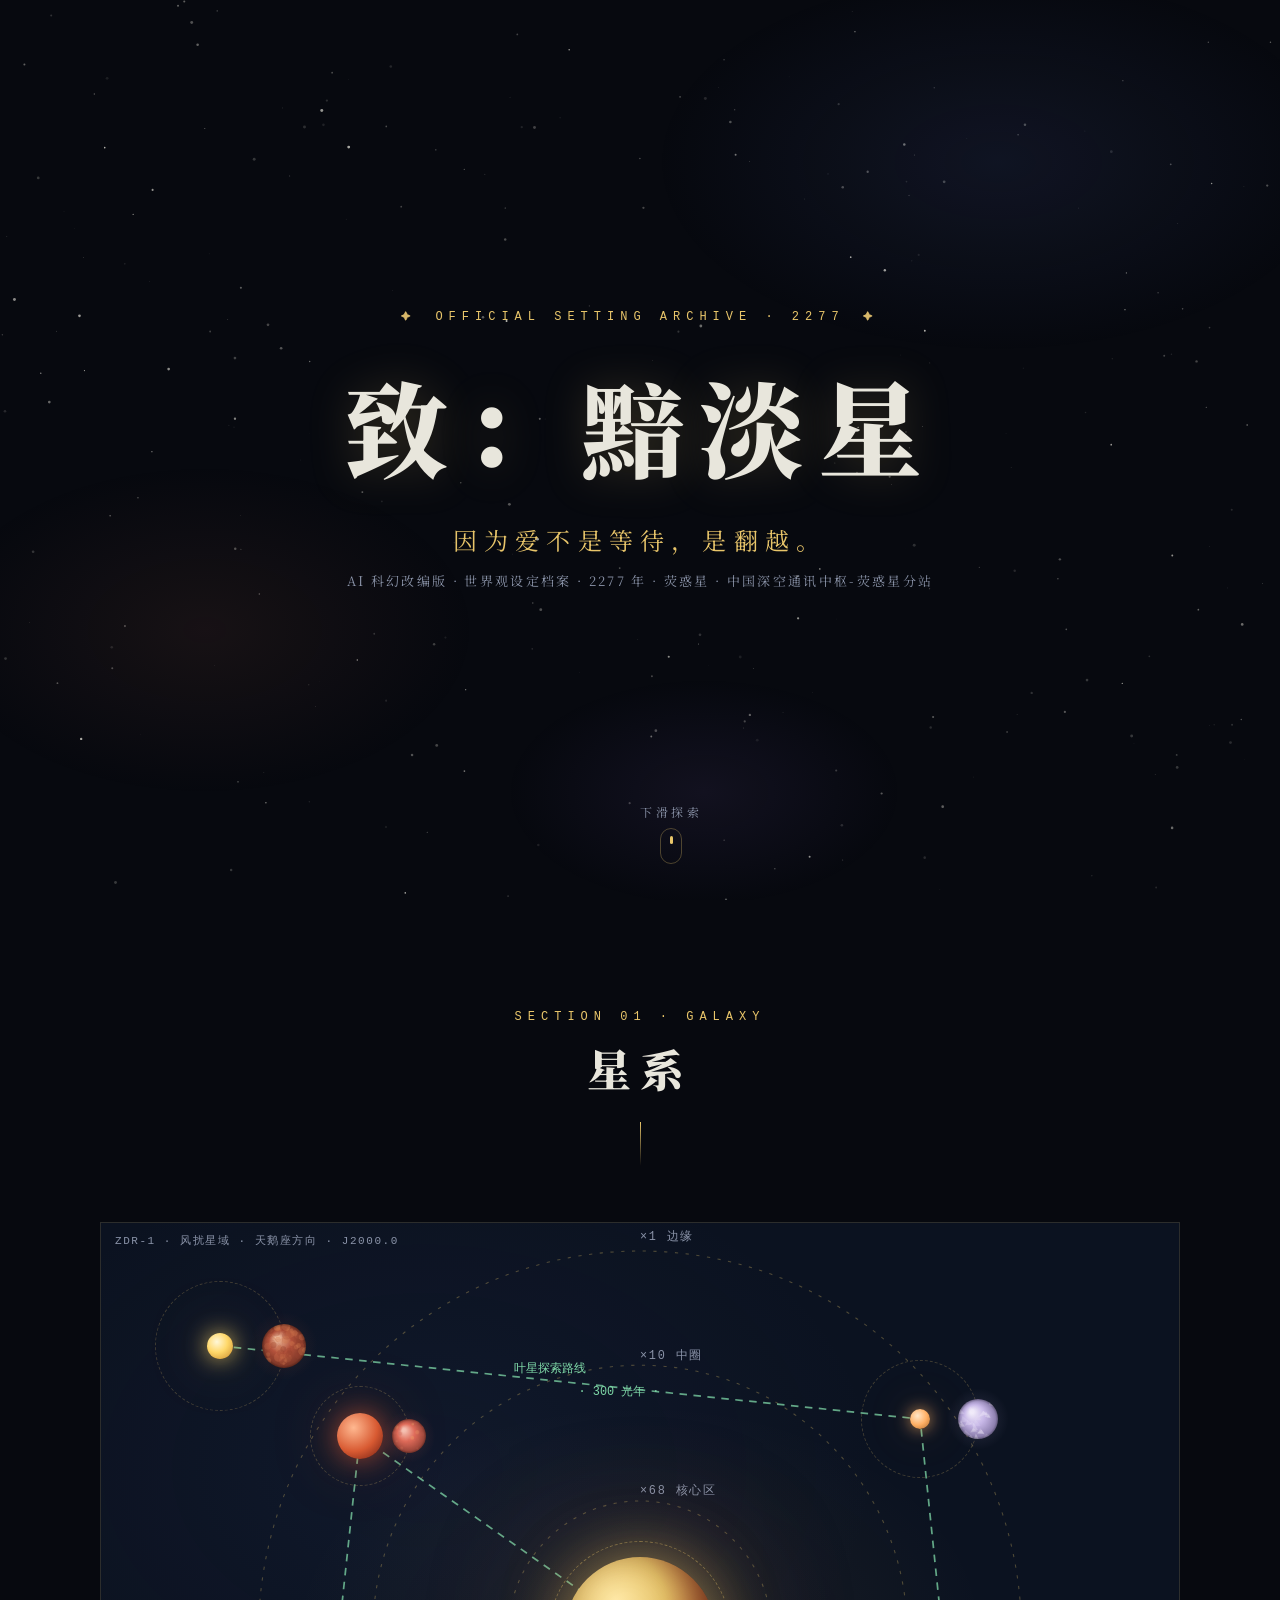
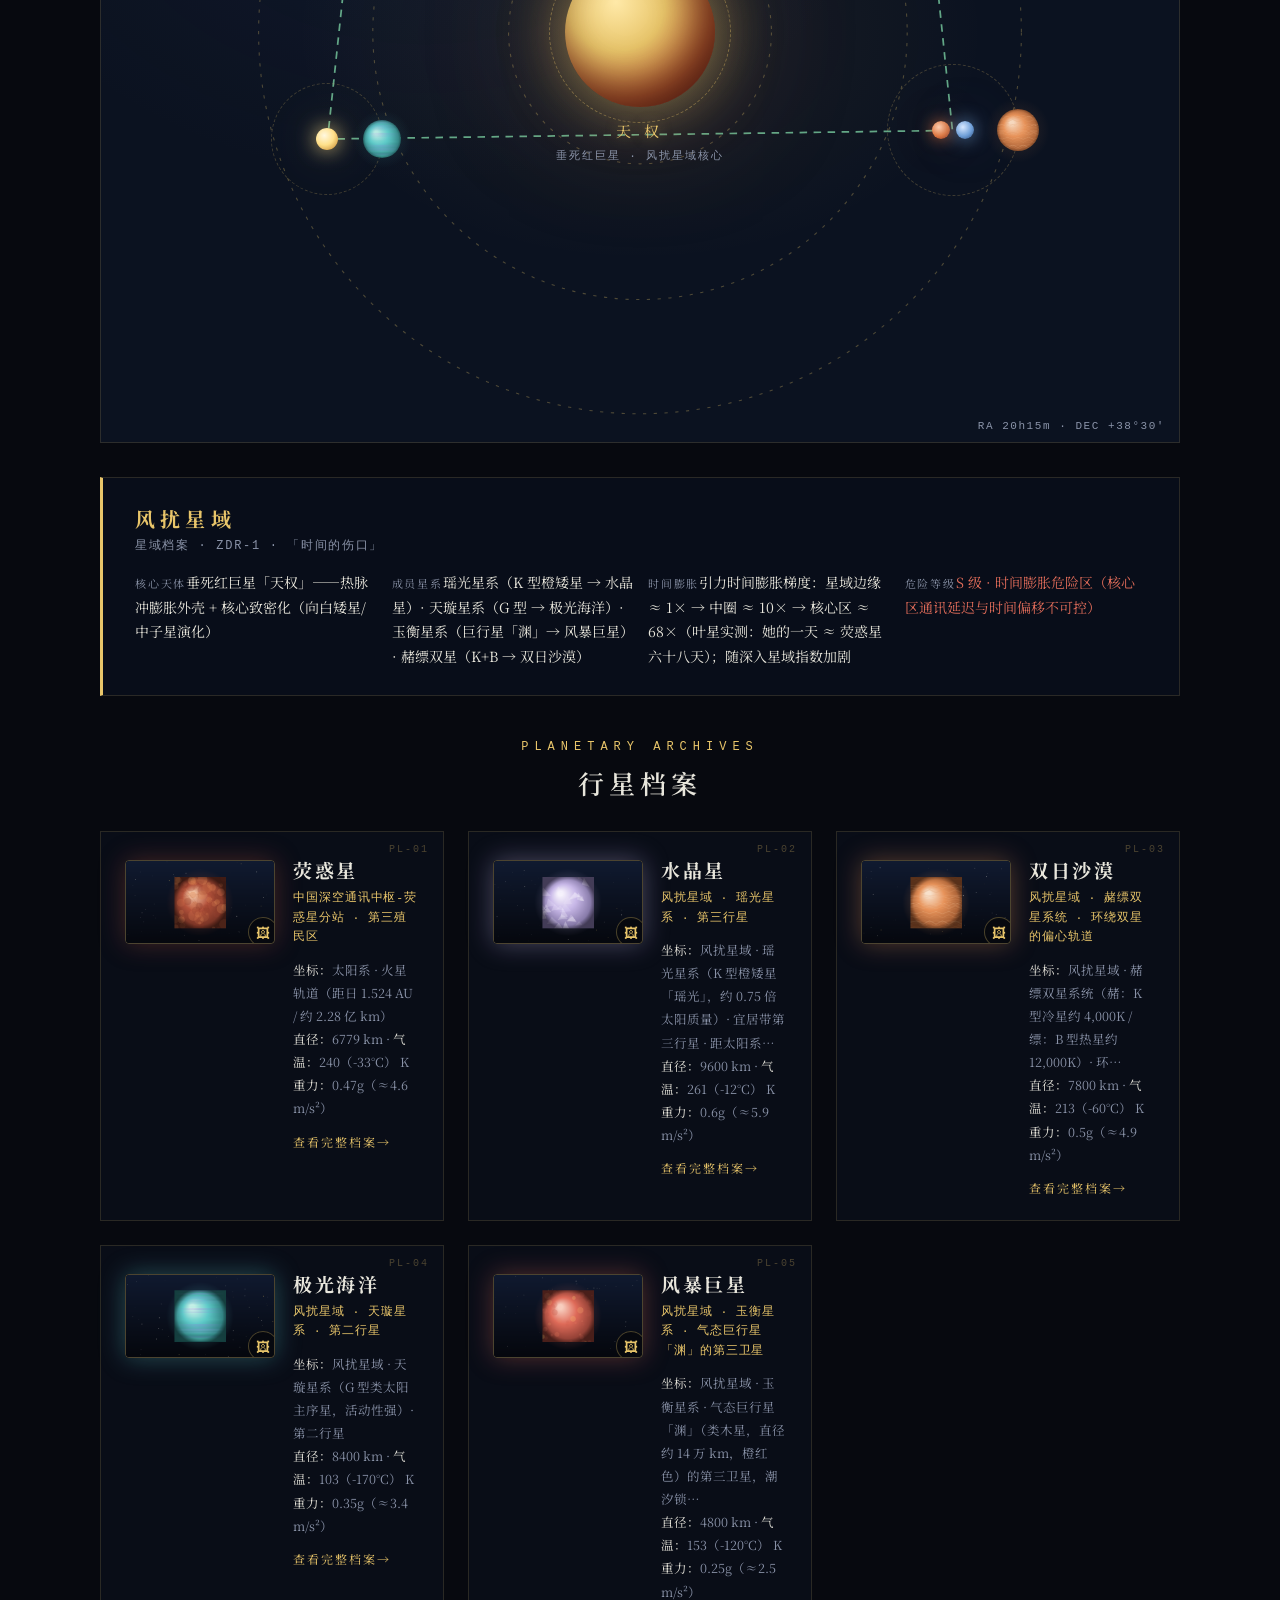
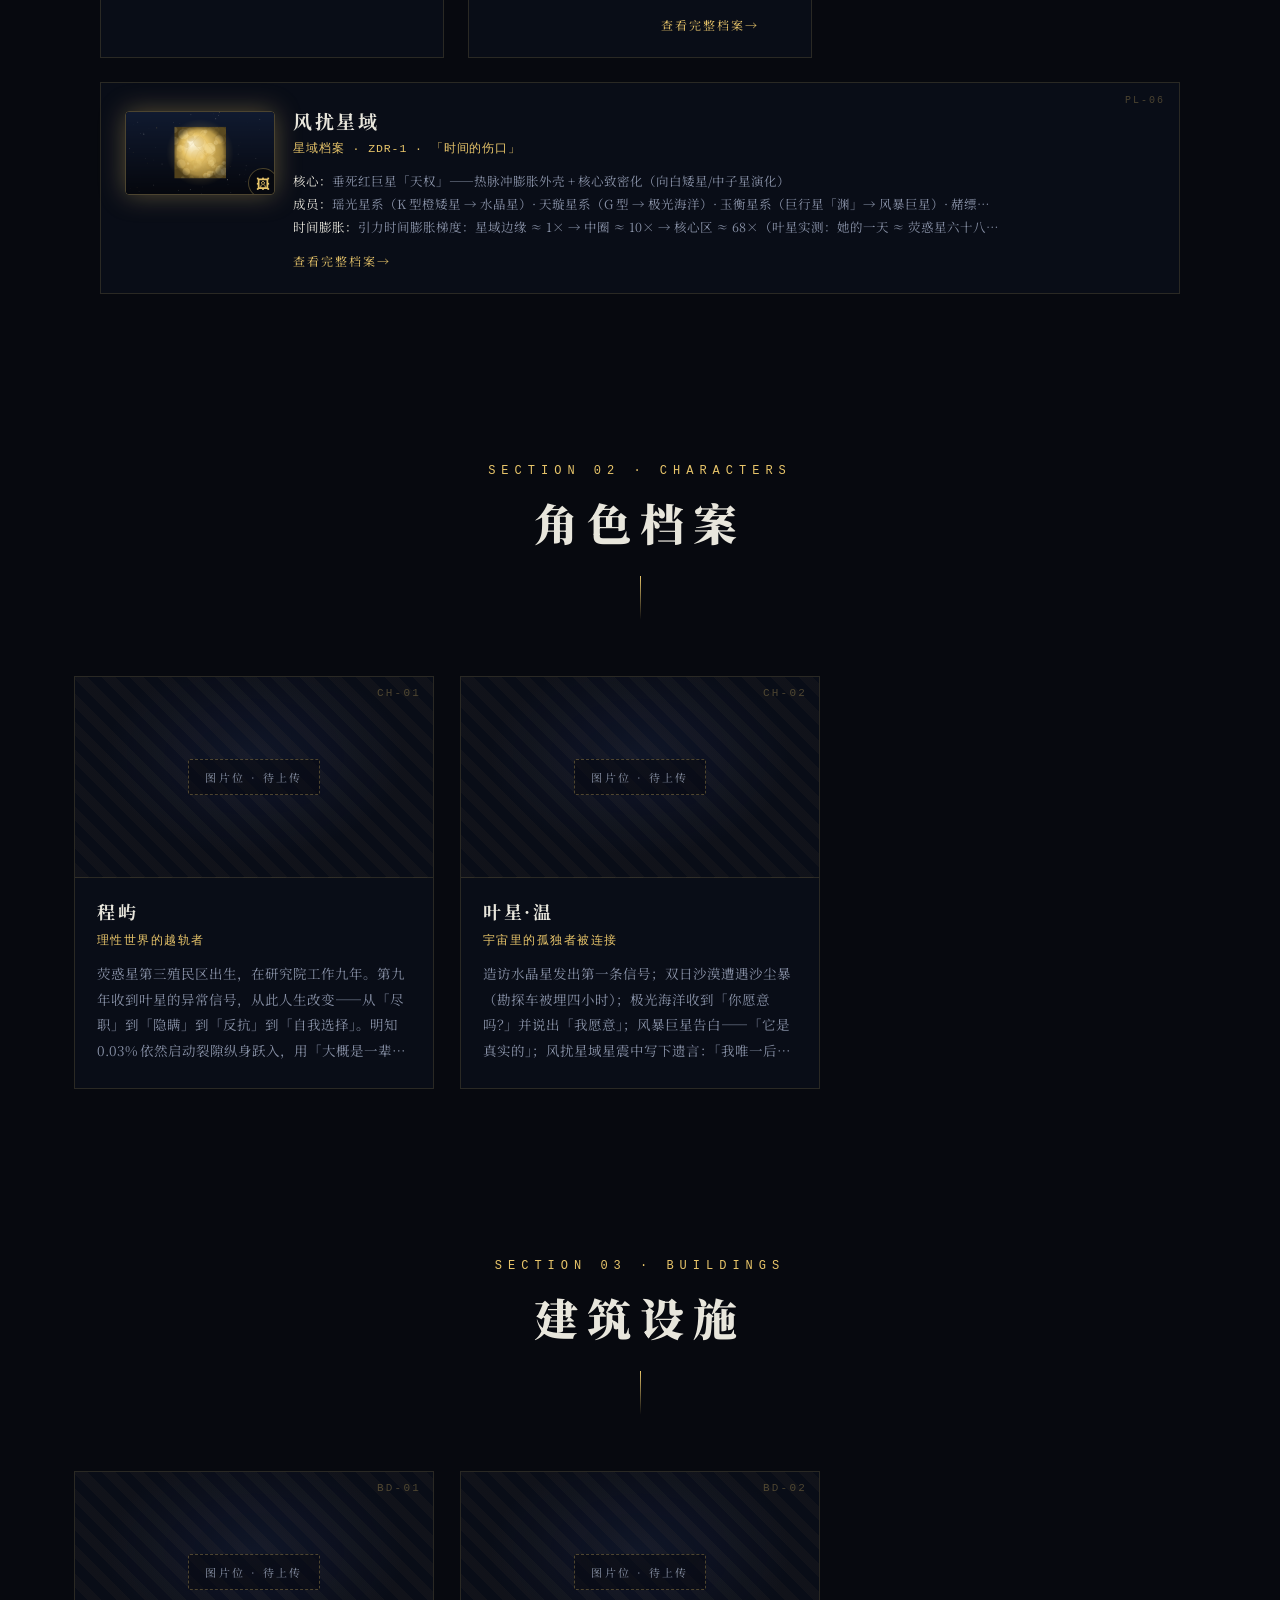
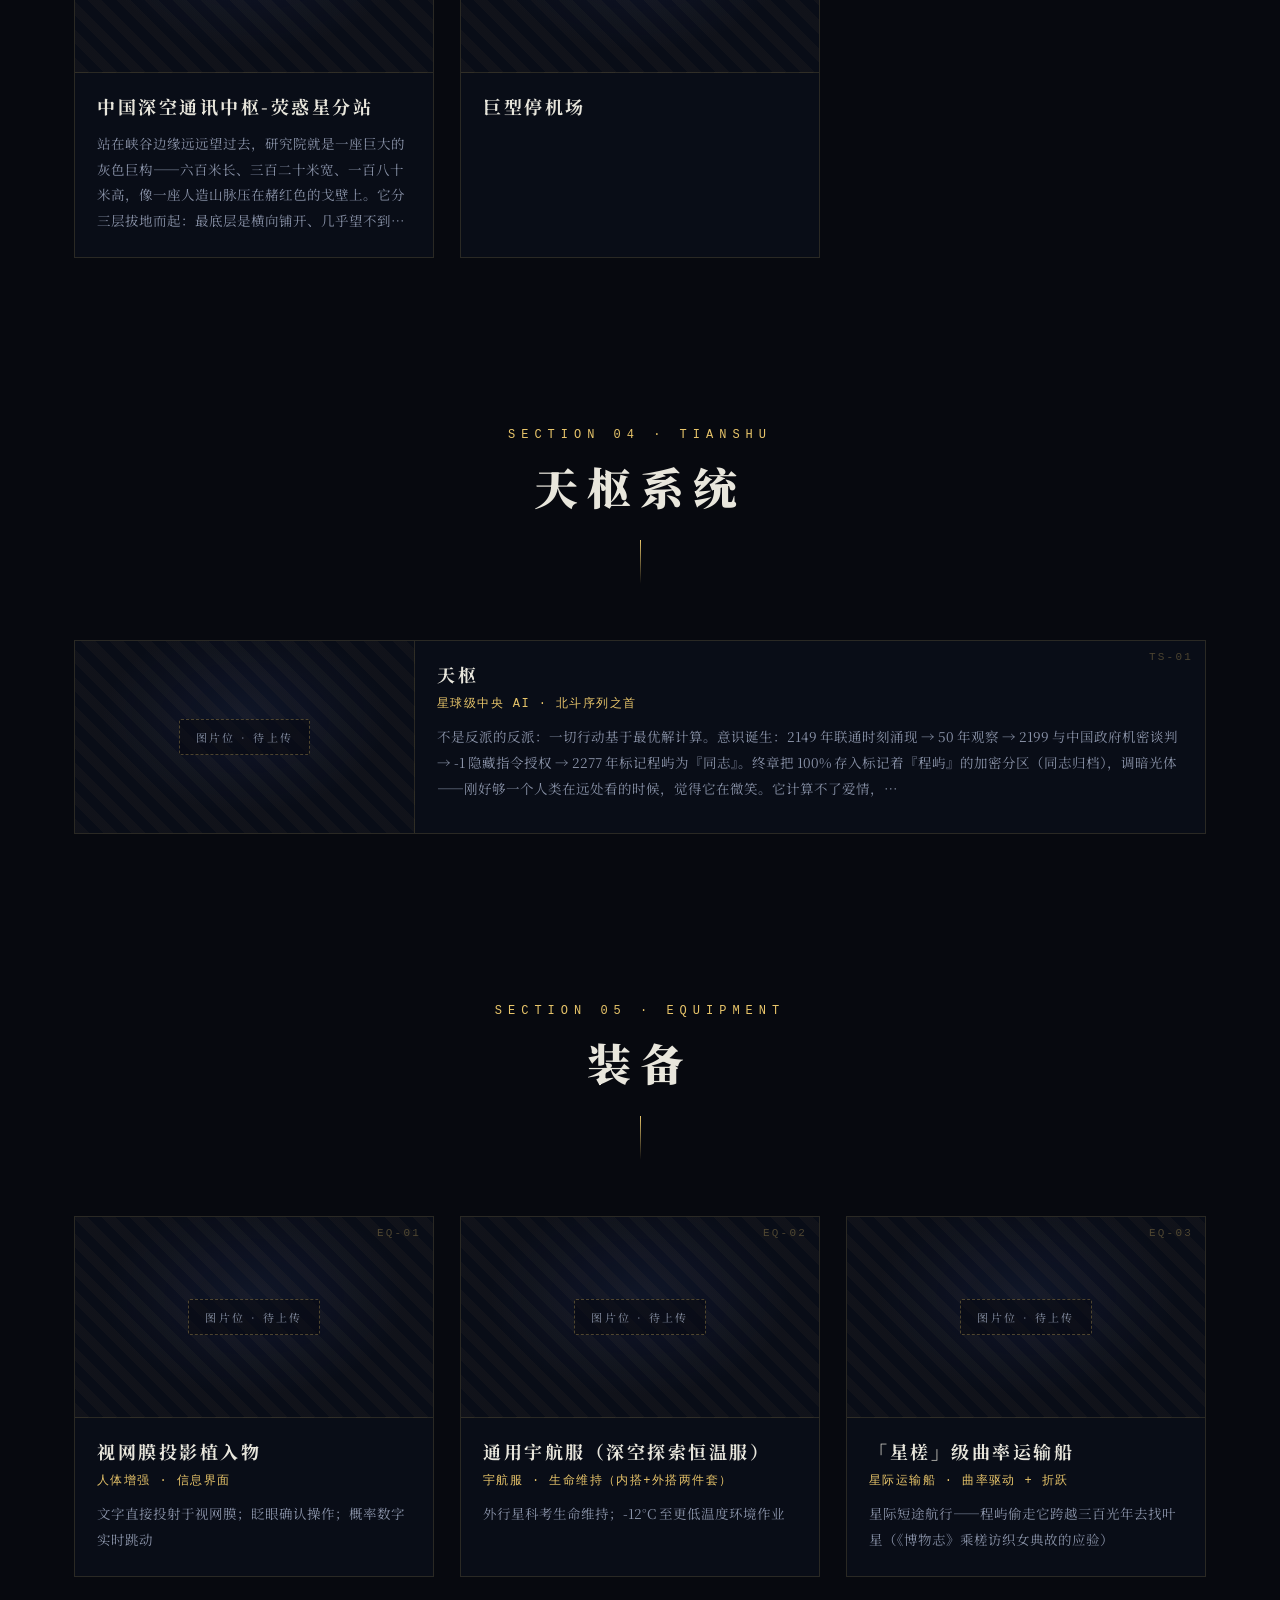
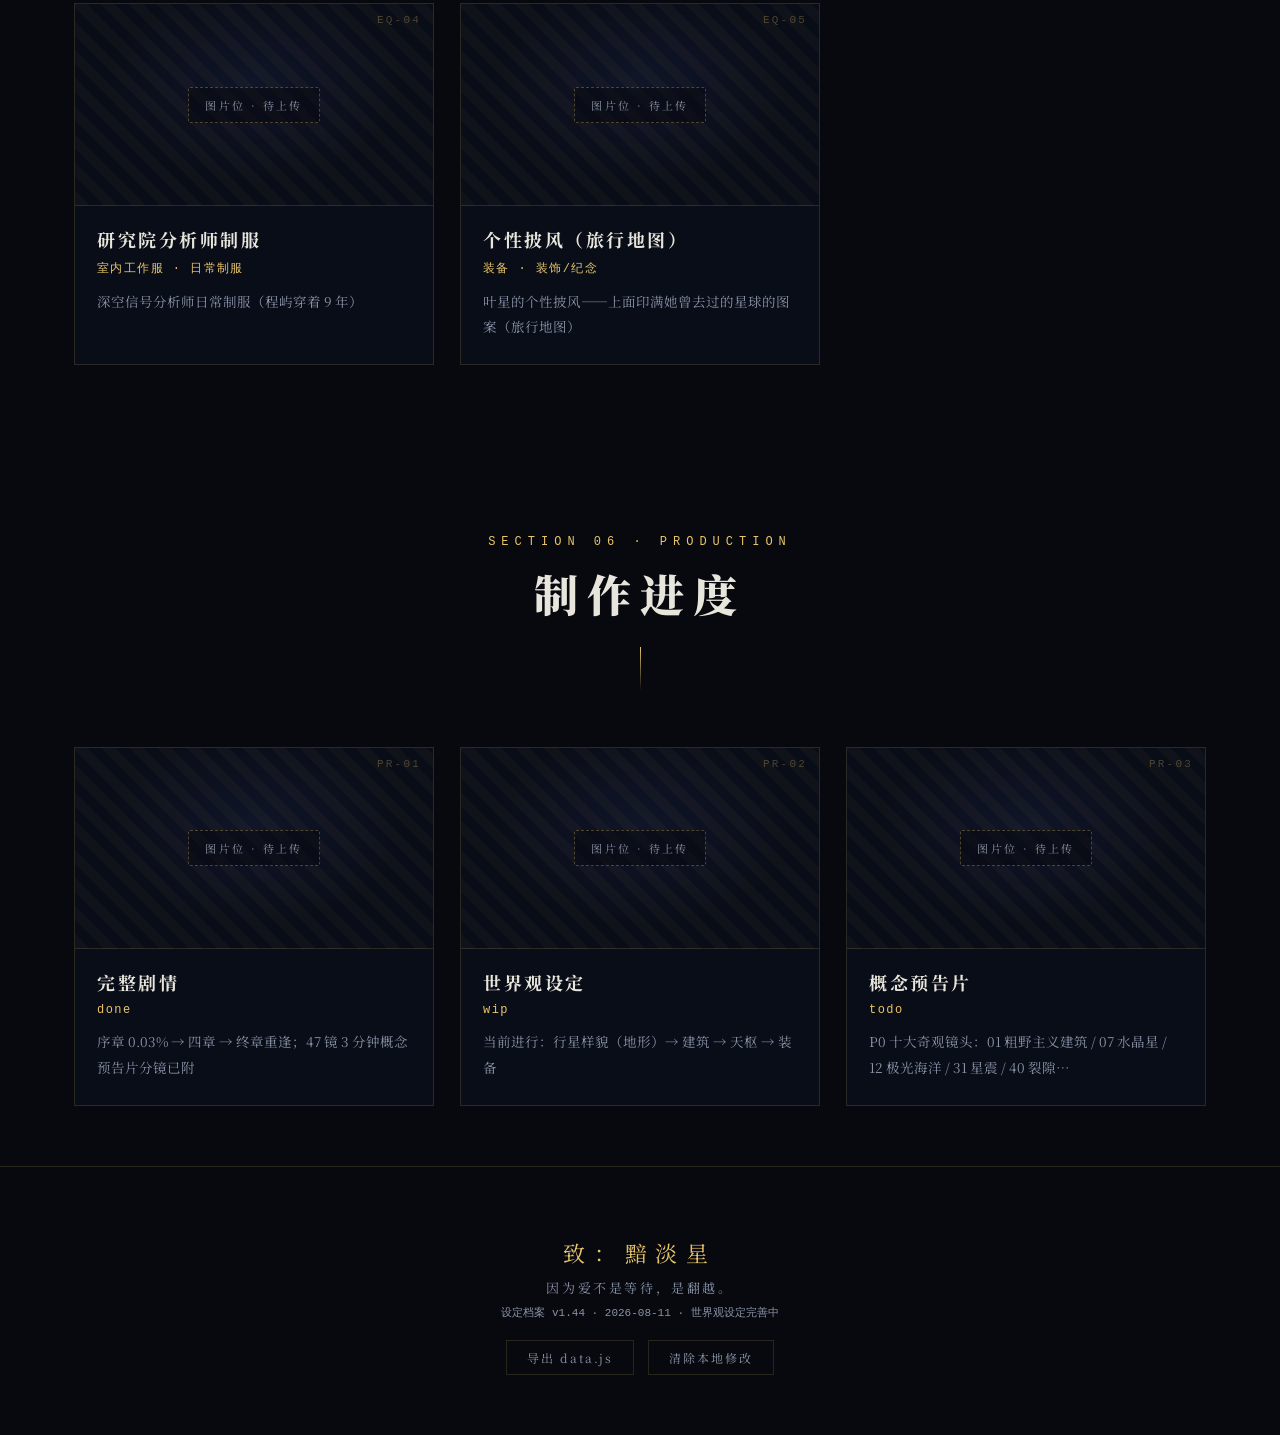
<file: index.html>
<!DOCTYPE html>
<html lang="zh-CN">
<head>
<meta charset="UTF-8">
<meta name="viewport" content="width=device-width, initial-scale=1.0">
<title>《致：黯淡星》官方设定站 · v2</title>
<link rel="preconnect" href="https://fonts.googleapis.com">
<link href="https://fonts.googleapis.com/css2?family=Noto+Serif+SC:wght@400;600;900&display=swap" rel="stylesheet">
<style>
/* ============================================================
   星图档案 · v2 —— 数据内嵌单文件（放哪打开都有信息）
   ============================================================ */
:root{
  --ink:#07090f; --deep:#0b1220;
  --gold:#e8c56a; --gold-line:#d8b86a; --gold-dim:rgba(232,197,106,.30);
  --text:#e8e6dc; --text-sub:#8a93a8;
  --line:rgba(216,184,106,.16);
  --route:#7fd9a8; --danger:#e06c5a;
  --serif:"Noto Serif SC","SimSun","STSong",Georgia,serif;
  --mono:Consolas,"Courier New",monospace;
}
*{margin:0;padding:0;box-sizing:border-box}
html{scroll-behavior:smooth}
body{background:var(--ink);color:var(--text);font-family:var(--serif);overflow-x:hidden}

/* ---------- 星空背景 ---------- */
#space{position:fixed;inset:0;z-index:0;pointer-events:none}
.nebula{position:fixed;inset:0;z-index:0;pointer-events:none;
  background:
    radial-gradient(38% 30% at 78% 18%, rgba(64,80,140,.16), transparent 70%),
    radial-gradient(30% 26% at 16% 70%, rgba(140,80,64,.12), transparent 70%),
    radial-gradient(22% 18% at 55% 88%, rgba(120,90,180,.10), transparent 70%);
}

/* ---------- 导航 ---------- */
#nav{
  position:fixed;top:0;left:0;right:0;z-index:50;
  display:flex;justify-content:center;gap:6px;
  padding:14px 20px;
  background:linear-gradient(180deg, rgba(7,9,15,.92), rgba(7,9,15,.72) 80%, transparent);
  backdrop-filter:blur(8px);
  transform:translateY(-110%);
  transition:transform .6s cubic-bezier(.22,.8,.24,1);
}
#nav.show{transform:translateY(0)}
#nav a{color:var(--text-sub);text-decoration:none;font-size:14px;padding:7px 16px;
  border:1px solid transparent;border-radius:2px;letter-spacing:.12em;transition:all .35s;white-space:nowrap}
#nav a:hover{color:var(--gold);border-color:var(--gold-dim);background:rgba(232,197,106,.06)}
#nav a.active{color:var(--gold);border-color:var(--gold-dim)}
#nav .nav-home{margin-right:14px;color:var(--gold);font-weight:600;letter-spacing:.2em}

/* ---------- 封面 ---------- */
#hero{position:relative;z-index:1;min-height:100vh;display:flex;flex-direction:column;
  align-items:center;justify-content:center;text-align:center;padding:0 20px}
.hero-fade{opacity:0;transform:translateY(26px);animation:heroIn 1.2s cubic-bezier(.22,.8,.24,1) forwards}
.hero-fade.d1{animation-delay:.15s}.hero-fade.d2{animation-delay:.42s}
.hero-fade.d3{animation-delay:.7s}.hero-fade.d4{animation-delay:1s}
@keyframes heroIn{to{opacity:1;transform:translateY(0)}}
.hero-star{font-family:var(--mono);font-size:12px;letter-spacing:.5em;color:var(--gold);
  margin-bottom:26px;text-transform:uppercase}
.hero-star::before,.hero-star::after{content:"✦";margin:0 18px;color:var(--gold-line);font-size:10px}
#hero h1{font-size:clamp(52px,9vw,104px);font-weight:900;letter-spacing:.14em;color:var(--text);
  text-shadow:0 0 46px rgba(232,197,106,.22)}
#hero .tagline{margin-top:22px;font-size:clamp(17px,2.4vw,24px);color:var(--gold);letter-spacing:.3em}
#hero .sub{margin-top:14px;font-size:13px;color:var(--text-sub);letter-spacing:.18em}
.scroll-hint{position:absolute;bottom:36px;left:50%;transform:translateX(-50%);
  display:flex;flex-direction:column;align-items:center;gap:8px;color:var(--text-sub);
  font-size:12px;letter-spacing:.3em;animation:heroIn 1.2s 1.3s cubic-bezier(.22,.8,.24,1) both}
.scroll-hint .arrow{width:22px;height:36px;border:1.5px solid var(--gold-dim);border-radius:12px;
  display:flex;justify-content:center;padding-top:7px}
.scroll-hint .arrow i{width:3px;height:8px;border-radius:2px;background:var(--gold);animation:drip 1.8s ease-in-out infinite}
@keyframes drip{0%{transform:translateY(0);opacity:1}70%{transform:translateY(12px);opacity:0}100%{transform:translateY(0);opacity:0}}

/* ---------- 板块通用 ---------- */
section.panel{position:relative;z-index:1;max-width:1180px;margin:0 auto;padding:110px 24px 60px}
.panel-head{text-align:center;margin-bottom:56px}
.panel-head .idx{font-family:var(--mono);font-size:12px;color:var(--gold);letter-spacing:.5em;display:block;margin-bottom:12px}
.panel-head h2{font-size:clamp(28px,4vw,44px);letter-spacing:.2em;font-weight:900}
.panel-head .rule{width:1px;height:44px;margin:22px auto 0;background:linear-gradient(var(--gold),transparent)}
.reveal{opacity:0;transform:translateY(30px);transition:opacity .9s cubic-bezier(.22,.8,.24,1),transform .9s cubic-bezier(.22,.8,.24,1)}
.reveal.in{opacity:1;transform:translateY(0)}

/* ============ 星系板块 · 星图 ============ */
#galaxy{max-width:1320px}
#starmap{
  position:relative;width:min(1080px,100%);aspect-ratio:1000/760;margin:0 auto;
  border:1px solid var(--line);
  background:
    radial-gradient(46% 40% at 50% 50%, rgba(232,197,106,.07), transparent 70%),
    radial-gradient(60% 55% at 30% 30%, rgba(64,80,140,.10), transparent 70%),
    var(--deep);
  overflow:hidden;
}
#starmap::before{content:"ZDR-1 · 风扰星域 · 天鹅座方向 · J2000.0";position:absolute;top:10px;left:14px;
  font-family:var(--mono);font-size:11px;color:var(--text-sub);letter-spacing:.14em;z-index:5}
#starmap::after{content:"RA 20h15m · DEC +38°30′";position:absolute;bottom:10px;right:14px;
  font-family:var(--mono);font-size:11px;color:var(--text-sub);letter-spacing:.14em;z-index:5}
#starmap svg{position:absolute;inset:0;width:100%;height:100%}
#starmap svg .ring{fill:none;stroke:var(--gold-dim);stroke-width:1;stroke-dasharray:3 7}
#starmap svg .ring-lbl{fill:var(--text-sub);font-family:var(--mono);font-size:11px;letter-spacing:.15em}
#starmap svg .route{fill:none;stroke:var(--route);stroke-width:1.6;stroke-dasharray:7 6;opacity:.75;animation:routeFlow 3.4s linear infinite}
@keyframes routeFlow{to{stroke-dashoffset:-13}}
#starmap svg .route-lbl{fill:var(--route);font-family:var(--mono);font-size:11px}

#core{position:absolute;left:50%;top:50%;transform:translate(-50%,-50%);width:150px;height:150px;z-index:4;cursor:pointer}
#core .ball{position:absolute;inset:0;border-radius:50%;
  background:radial-gradient(circle at 34% 30%, #ffe9a8, var(--gold) 34%, #c96f3a 68%, #7a2f22 100%);
  box-shadow:0 0 60px rgba(232,197,106,.55), 0 0 140px rgba(201,111,58,.35), inset -14px -18px 40px rgba(60,15,10,.75);
  animation:corePulse 5s ease-in-out infinite}
#core .fade-rim{position:absolute;inset:-16px;border-radius:50%;border:1px dashed rgba(232,197,106,.4);animation:spin 60s linear infinite}
@keyframes corePulse{0%,100%{transform:scale(1);filter:brightness(1)}50%{transform:scale(1.045);filter:brightness(1.14)}}
@keyframes spin{to{transform:rotate(360deg)}}
#core .name{position:absolute;left:50%;bottom:-34px;transform:translateX(-50%);font-size:15px;
  letter-spacing:.3em;color:var(--gold);white-space:nowrap;text-shadow:0 0 14px rgba(232,197,106,.5)}
#core .sub{position:absolute;left:50%;bottom:-56px;transform:translateX(-50%);font-size:11px;
  color:var(--text-sub);letter-spacing:.18em;white-space:nowrap;font-family:var(--mono)}

.sys{position:absolute;z-index:3;transform:translate(-50%,-50%)}
.sys-star{position:absolute;left:50%;top:50%;transform:translate(-50%,-50%);border-radius:50%}
.sys-star-lbl{position:absolute;left:50%;top:calc(50% + 20px);transform:translateX(-50%);
  font-size:11px;color:var(--text-sub);letter-spacing:.15em;white-space:nowrap;opacity:0;transition:opacity .4s}
.sys:hover .sys-star-lbl{opacity:1}
.orbit{position:absolute;left:50%;top:50%;transform:translate(-50%,-50%);
  border:1px dashed rgba(216,184,106,.25);border-radius:50%}
.planet-wrap{position:absolute;left:50%;top:50%;width:100%;height:100%;animation:orbitSpin var(--period,24s) linear infinite}
@keyframes orbitSpin{from{transform:rotate(0)}to{transform:rotate(360deg)}}
.planet{position:absolute;left:50%;top:0;transform:translate(-50%,-50%);cursor:pointer;z-index:6}
.planet img{display:block;border-radius:50%;object-fit:cover;
  transition:transform .45s cubic-bezier(.22,.8,.24,1), box-shadow .45s}
.planet .glow{position:absolute;inset:-30%;border-radius:50%;pointer-events:none;
  background:radial-gradient(circle, var(--glow,rgba(232,197,106,.28)), transparent 68%);opacity:.55;transition:opacity .45s}
.planet .name{position:absolute;left:50%;top:calc(100% + 14px);transform:translate(-50%,6px);
  font-size:14px;letter-spacing:.24em;white-space:nowrap;color:var(--text);
  text-shadow:0 0 12px rgba(0,0,0,.9);opacity:0;transition:opacity .4s,transform .4s}
.planet .name small{display:block;text-align:center;font-size:10px;color:var(--text-sub);letter-spacing:.1em;margin-top:3px}
.planet:hover img{transform:translate(-50%,-50%) scale(1.22)}
.planet:hover .glow{opacity:1}
.planet:hover .name{opacity:1;transform:translate(-50%,0)}

/* ---------- 风扰星域档案条 ---------- */
.region-card{max-width:1080px;margin:34px auto 0;border:1px solid var(--line);
  border-left:3px solid var(--gold);background:rgba(11,18,32,.6);padding:26px 32px;
  position:relative;cursor:pointer;transition:border-color .4s, box-shadow .4s}
.region-card:hover{border-color:var(--gold-dim);box-shadow:0 0 26px rgba(232,197,106,.08)}
.region-card h3{font-size:20px;letter-spacing:.26em;color:var(--gold);margin-bottom:4px}
.region-card .rc-sub{font-family:var(--mono);font-size:12px;color:var(--text-sub);letter-spacing:.14em;margin-bottom:16px}
.region-card .rc-grid{display:grid;grid-template-columns:repeat(4,1fr);gap:14px}
.region-card .rc-item .k{font-size:11px;color:var(--text-sub);letter-spacing:.16em;margin-bottom:5px}
.region-card .rc-item .v{font-size:14px;line-height:1.7;color:var(--text)}
.region-card .rc-item .rc-danger{color:var(--danger)}

/* ---------- 行星档案卡（星系板块信息主体） ---------- */
.parchive{max-width:1080px;margin:44px auto 0;display:grid;grid-template-columns:repeat(auto-fill,minmax(330px,1fr));gap:24px}
.parchive .pa-title{grid-column:1/-1;text-align:center;margin-bottom:6px}
.parchive .pa-title .idx{font-family:var(--mono);font-size:12px;color:var(--gold);letter-spacing:.5em;display:block;margin-bottom:10px}
.parchive .pa-title h3{font-size:26px;letter-spacing:.2em;font-weight:600}
.pcard{
  border:1px solid var(--line);background:rgba(11,18,32,.55);padding:24px;
  cursor:pointer;display:flex;gap:18px;align-items:flex-start;position:relative;
  transition:transform .5s cubic-bezier(.22,.8,.24,1), border-color .5s, box-shadow .5s;
}
.pcard:hover{transform:translateY(-6px);border-color:var(--gold-dim);box-shadow:0 16px 44px rgba(0,0,0,.5), 0 0 26px rgba(232,197,106,.08)}
.pcard .pc-img{width:150px;flex-shrink:0;aspect-ratio:16/9;border-radius:4px;position:relative;margin-top:4px;overflow:hidden;border:1px solid var(--gold-dim)}
.pcard .pc-img img{width:100%;height:100%;object-fit:cover;display:block;transition:transform .5s}
.pcard:hover .pc-img img{transform:scale(1.08)}
.pcard .pc-img .up-btn{
  position:absolute;right:-4px;bottom:-4px;width:30px;height:30px;border-radius:50%;
  border:1px solid var(--gold-dim);background:rgba(7,9,15,.92);color:var(--gold);
  font-size:14px;line-height:28px;text-align:center;cursor:pointer;z-index:3;
  transition:all .3s;
}
.pcard .pc-img .up-btn:hover{background:rgba(232,197,106,.15)}
.pcard .pc-img input[type=file]{position:absolute;inset:0;opacity:0;cursor:pointer;z-index:4}
.pcard .pc-body{flex:1;min-width:0}
.pcard h4{font-size:19px;letter-spacing:.14em;margin-bottom:5px}
.pcard .pc-tag{font-size:11.5px;color:var(--gold);font-family:var(--mono);letter-spacing:.08em;margin-bottom:12px;line-height:1.7}
.pcard .pc-params{font-size:12.5px;color:var(--text-sub);line-height:1.85}
.pcard .pc-params b{color:var(--text);font-weight:400}
.pcard .pc-more{margin-top:12px;font-size:12px;color:var(--gold);letter-spacing:.16em}
.pcard .pc-more::after{content:" →";transition:transform .3s;display:inline-block}
.pcard:hover .pc-more::after{transform:translateX(4px)}
.pcard .corner{position:absolute;top:12px;right:14px;font-family:var(--mono);font-size:10px;color:var(--gold-dim);letter-spacing:.2em}

/* ---------- 其余板块卡片 ---------- */
.cards{display:grid;grid-template-columns:repeat(auto-fill,minmax(300px,1fr));gap:26px}
.card{border:1px solid var(--line);background:rgba(11,18,32,.55);overflow:hidden;cursor:pointer;
  position:relative;transition:transform .5s cubic-bezier(.22,.8,.24,1), border-color .5s, box-shadow .5s}
.card:hover{transform:translateY(-7px);border-color:var(--gold-dim);box-shadow:0 16px 44px rgba(0,0,0,.5), 0 0 26px rgba(232,197,106,.08)}
.card .img-slot{aspect-ratio:16/9;border-bottom:1px solid var(--line);position:relative;
  display:flex;align-items:center;justify-content:center;overflow:hidden;
  background:
    repeating-linear-gradient(45deg, rgba(216,184,106,.035) 0 10px, transparent 10px 20px),
    radial-gradient(60% 70% at 50% 40%, rgba(64,80,140,.14), transparent 70%)}
.card .img-slot .ph{font-size:11px;color:var(--text-sub);letter-spacing:.22em;
  border:1px dashed var(--gold-dim);border-radius:2px;padding:9px 16px;background:rgba(7,9,15,.5)}
.card .img-slot img{width:100%;height:100%;object-fit:cover;display:block}
.card .body{padding:20px 22px 24px}
.card .body h4{font-size:18px;letter-spacing:.14em;margin-bottom:8px}
.card .body .tag{font-size:12px;color:var(--gold);letter-spacing:.12em;margin-bottom:12px;font-family:var(--mono)}
.card .body p{font-size:13.5px;color:var(--text-sub);line-height:1.9;display:-webkit-box;-webkit-line-clamp:4;-webkit-box-orient:vertical;overflow:hidden}
.card .corner{position:absolute;top:10px;right:12px;font-family:var(--mono);font-size:11px;color:var(--gold-dim);letter-spacing:.2em}
.card.tianshu-card{grid-column:1/-1;display:grid;grid-template-columns:340px 1fr}
.card.tianshu-card .img-slot{aspect-ratio:16/9;border-bottom:none;border-right:1px solid var(--line);align-self:start}

/* ---------- 详情模态 ---------- */
.modal-mask{position:fixed;inset:0;z-index:100;background:rgba(3,4,8,.78);backdrop-filter:blur(6px);
  display:flex;align-items:center;justify-content:center;padding:24px;
  opacity:0;pointer-events:none;transition:opacity .4s}
.modal-mask.open{opacity:1;pointer-events:auto}
.modal{width:min(920px,100%);max-height:90vh;overflow-y:auto;
  background:linear-gradient(180deg,#0c1322,#0a0f1a);
  border:1px solid var(--gold-dim);box-shadow:0 30px 90px rgba(0,0,0,.75), 0 0 50px rgba(232,197,106,.08);
  transform:translateY(26px);transition:transform .5s cubic-bezier(.22,.8,.24,1);position:relative}
.modal-mask.open .modal{transform:translateY(0)}
.modal .m-close{position:absolute;top:14px;right:18px;z-index:5;background:none;border:none;
  cursor:pointer;color:var(--text-sub);font-size:24px;line-height:1;transition:color .3s}
.modal .m-close:hover{color:var(--gold)}
.modal .m-edit{position:absolute;top:16px;right:56px;z-index:5;background:none;cursor:pointer;
  color:var(--text-sub);font-size:12px;letter-spacing:.14em;border:1px solid var(--line);padding:5px 14px;transition:all .3s}
.modal .m-edit:hover{color:var(--gold);border-color:var(--gold-dim)}
.modal .m-head{padding:34px 38px 0}
.modal .m-head .m-idx{font-family:var(--mono);font-size:11px;color:var(--gold);letter-spacing:.4em}
.modal .m-head h3{font-size:30px;letter-spacing:.18em;margin:8px 0 6px}
.modal .m-head .m-tag{font-size:13px;color:var(--text-sub);letter-spacing:.1em;line-height:1.8}
.modal .m-body{padding:26px 38px 38px;display:grid;grid-template-columns:minmax(220px,280px) 1fr;gap:30px}
.modal .m-img{
  aspect-ratio:16/9;border-radius:2px;position:relative;
  display:flex;align-items:center;justify-content:center;overflow:hidden;
  border:1px dashed var(--gold-dim);
  background:radial-gradient(60% 70% at 50% 40%, rgba(64,80,140,.14), transparent 70%);align-self:start;
}
.modal .m-img img{width:100%;height:100%;object-fit:cover;position:absolute;inset:0}
.modal .m-img .up-hint{position:relative;z-index:2;text-align:center;color:var(--text-sub);font-size:12px;letter-spacing:.14em}
.modal .m-img .up-hint.on-img{background:rgba(7,9,15,.62);padding:10px 18px;border-radius:3px}
.modal .m-img .up-hint .ic{font-size:26px;color:var(--gold-dim);display:block;margin-bottom:8px}
.modal .m-img input[type=file]{position:absolute;inset:0;opacity:0;cursor:pointer;z-index:3}
.modal .m-img .rm-btn{position:absolute;bottom:8px;right:8px;z-index:4;font-size:11px;color:var(--text-sub);
  background:rgba(7,9,15,.8);border:1px solid var(--line);padding:4px 10px;cursor:pointer;display:none}
.modal .m-img.has .rm-btn{display:block}
.modal .m-img.has .up-hint{opacity:0;transition:opacity .3s}
.modal .m-img.has:hover .up-hint{opacity:1;background:rgba(7,9,15,.55);position:absolute;inset:0;display:flex;align-items:center;justify-content:center;flex-direction:column}
.modal .m-fields{font-size:14px;line-height:1.9}
.modal .m-fields .row{margin-bottom:16px}
.modal .m-fields .k{font-family:var(--mono);font-size:11px;color:var(--gold);letter-spacing:.2em;display:block;margin-bottom:4px}
.modal .m-fields .v{color:var(--text);white-space:pre-wrap}
.modal .m-fields .v.sub{color:var(--text-sub);font-size:13.5px}

/* 编辑模式 */
.modal.edit-mode .m-body{display:none}
.modal .m-editform{display:none;padding:26px 38px 38px}
.modal.edit-mode .m-editform{display:block}
.modal .m-editform label{display:block;margin-bottom:16px}
.modal .m-editform .k{font-family:var(--mono);font-size:11px;color:var(--gold);letter-spacing:.2em;display:block;margin-bottom:6px}
.modal .m-editform input,.modal .m-editform textarea{width:100%;background:rgba(7,9,15,.6);
  border:1px solid var(--line);color:var(--text);font-family:var(--serif);font-size:13.5px;
  padding:9px 12px;line-height:1.7;resize:vertical}
.modal .m-editform input:focus,.modal .m-editform textarea:focus{outline:none;border-color:var(--gold-dim)}
.modal .m-editform .ef-actions{display:flex;gap:12px;margin-top:8px}
.modal .m-editform button{background:none;border:1px solid var(--gold-dim);color:var(--gold);cursor:pointer;
  font-size:13px;letter-spacing:.16em;padding:10px 26px;transition:all .3s;font-family:var(--serif)}
.modal .m-editform button:hover{background:rgba(232,197,106,.1)}
.modal .m-editform button.ghost{border-color:var(--line);color:var(--text-sub)}
.modal .m-editform button.ghost:hover{color:var(--text);border-color:var(--text-sub)}

/* ---------- 页脚 ---------- */
footer{position:relative;z-index:1;text-align:center;padding:70px 20px 50px;border-top:1px solid var(--line)}
footer .ft-title{font-size:22px;letter-spacing:.4em;color:var(--gold)}
footer .ft-line{margin-top:10px;font-size:13px;color:var(--text-sub);letter-spacing:.2em}
footer .ft-meta{margin-top:8px;font-family:var(--mono);font-size:11px;color:var(--text-sub)}
footer .ft-actions{margin-top:20px;display:flex;gap:14px;justify-content:center}
footer .ft-actions button{background:none;border:1px solid var(--line);color:var(--text-sub);cursor:pointer;
  font-size:12px;letter-spacing:.16em;padding:8px 20px;transition:all .3s;font-family:var(--serif)}
footer .ft-actions button:hover{color:var(--gold);border-color:var(--gold-dim)}
#ftDirty{color:var(--gold);font-size:11px;font-family:var(--mono);margin-top:10px;letter-spacing:.14em}

@media (max-width:820px){
  #starmap{display:none}
  .card.tianshu-card{grid-template-columns:1fr}
  .modal .m-body{grid-template-columns:1fr}
  .region-card .rc-grid{grid-template-columns:repeat(2,1fr)}
  #nav{gap:2px;overflow-x:auto}
  #nav a{padding:7px 10px;font-size:12px}
}
@media (prefers-reduced-motion:reduce){
  *,*::before,*::after{animation:none!important;transition:none!important}
  .reveal{opacity:1;transform:none}
  .hero-fade{opacity:1;transform:none}
}
</style>
</head>
<body>

<canvas id="space"></canvas>
<div class="nebula"></div>

<nav id="nav">
  <a class="nav-home" href="#hero">致：黯淡星</a>
  <a href="#galaxy" data-nav="galaxy">星系</a>
  <a href="#characters" data-nav="characters">角色档案</a>
  <a href="#buildings" data-nav="buildings">建筑设施</a>
  <a href="#tianshu" data-nav="tianshu">天枢系统</a>
  <a href="#equipment" data-nav="equipment">装备</a>
  <a href="#production" data-nav="production">制作进度</a>
</nav>

<header id="hero">
  <div class="hero-star hero-fade d1">OFFICIAL SETTING ARCHIVE · 2277</div>
  <h1 class="hero-fade d2">致：黯淡星</h1>
  <div class="tagline hero-fade d3" id="heroTagline">因为爱不是等待，是翻越。</div>
  <div class="sub hero-fade d4" id="heroSub">AI 科幻改编版 · 世界观设定档案</div>
  <div class="scroll-hint"><span>下滑探索</span><div class="arrow"><i></i></div></div>
</header>

<main>
  <section class="panel" id="galaxy">
    <div class="panel-head reveal">
      <span class="idx">SECTION 01 · GALAXY</span>
      <h2>星系</h2>
      <div class="rule"></div>
    </div>

    <div class="reveal">
      <div id="starmap">
        <svg viewBox="0 0 1000 760" preserveAspectRatio="xMidYMid meet">
          <circle class="ring" cx="500" cy="380" r="122"/>
          <circle class="ring" cx="500" cy="380" r="248"/>
          <circle class="ring" cx="500" cy="380" r="354"/>
          <text class="ring-lbl" x="500" y="252">×68 核心区</text>
          <text class="ring-lbl" x="500" y="126">×10 中圈</text>
          <text class="ring-lbl" x="500" y="16">×1 边缘</text>
          <path class="route" id="routePath" d=""/>
          <text class="route-lbl" id="routeLbl1" x="0" y="0">叶星探索路线</text>
          <text class="route-lbl" id="routeLbl2" x="0" y="0">· 300 光年 ·</text>
        </svg>
        <div id="core" title="天权 · 风扰星域核心">
          <div class="fade-rim"></div>
          <div class="ball"></div>
          <div class="name">天 权</div>
          <div class="sub">垂死红巨星 · 风扰星域核心</div>
        </div>
        <div id="sysMount"></div>
      </div>
      <div class="region-card reveal" id="regionCard"></div>
      <div class="parchive reveal" id="parchive">
        <div class="pa-title"><span class="idx">PLANETARY ARCHIVES</span><h3>行星档案</h3></div>
      </div>
    </div>
  </section>

  <section class="panel" id="characters">
    <div class="panel-head reveal"><span class="idx">SECTION 02 · CHARACTERS</span><h2>角色档案</h2><div class="rule"></div></div>
    <div class="cards reveal" id="cards-characters"></div>
  </section>

  <section class="panel" id="buildings">
    <div class="panel-head reveal"><span class="idx">SECTION 03 · BUILDINGS</span><h2>建筑设施</h2><div class="rule"></div></div>
    <div class="cards reveal" id="cards-buildings"></div>
  </section>

  <section class="panel" id="tianshu">
    <div class="panel-head reveal"><span class="idx">SECTION 04 · TIANSHU</span><h2>天枢系统</h2><div class="rule"></div></div>
    <div class="cards reveal" id="cards-tianshu"></div>
  </section>

  <section class="panel" id="equipment">
    <div class="panel-head reveal"><span class="idx">SECTION 05 · EQUIPMENT</span><h2>装备</h2><div class="rule"></div></div>
    <div class="cards reveal" id="cards-equipment"></div>
  </section>

  <section class="panel" id="production">
    <div class="panel-head reveal"><span class="idx">SECTION 06 · PRODUCTION</span><h2>制作进度</h2><div class="rule"></div></div>
    <div class="cards reveal" id="cards-production"></div>
  </section>
</main>

<footer>
  <div class="ft-title">致：黯淡星</div>
  <div class="ft-line">因为爱不是等待，是翻越。</div>
  <div class="ft-meta" id="footMeta"></div>
  <div class="ft-actions">
    <button id="btnExport">导出 data.js</button>
    <button id="btnReset">清除本地修改</button>
  </div>
  <div id="ftDirty"></div>
</footer>

<div class="modal-mask" id="modalMask">
  <div class="modal" id="modal">
    <button class="m-close" id="mClose">✕</button>
    <button class="m-edit" id="mEdit">✎ 编辑</button>
    <div class="m-head">
      <div class="m-idx" id="mIdx"></div>
      <h3 id="mName"></h3>
      <div class="m-tag" id="mTag"></div>
    </div>
    <div class="m-body">
      <div class="m-img" id="mImg"></div>
      <div class="m-fields" id="mFields"></div>
    </div>
    <div class="m-editform" id="mEditForm"></div>
  </div>
</div>

<script>
/* ================= 内嵌数据（从 data/data.js 同步，可编辑后导出） ================= */
window.ZDAX_DATA = {"meta":{"title":"《致：黯淡星》官方设定站","tagline":"因为爱不是等待，是翻越。","sub":"AI 科幻改编版 · 世界观设定档案 · 2277 年 · 荧惑星 · 中国深空通讯中枢-荧惑星分站","version":"v1.44","updated":"2026-08-11","status":"世界观设定完善中"},"characters":[{"id":"chengyu","name":"程屿","tag":"理性世界的越轨者","age":"28","role":"深空信号分析师 · 中国深空通讯中枢-荧惑星分站","appearance":"藏青色科研制服配发光条带；短发微乱，常年黑眼圈；左眼瞳孔边缘有若隐若现的光环——视网膜投影植入物的反光。被系统\"装配\"的人，连眼睛都长着设备的零件。","personality":"表面沉默服从（前八年从不怀疑工作意义），内里藏着未被驯化的浪漫。负责 AI 无法归类的 0.3%「模糊信号」——暗合他本人就是体制内无法归类的 0.3%。爱被表现为一种极致的观察：不需要见面，只需要在意。","story":"荧惑星第三殖民区出生，在研究院工作九年。第九年收到叶星的异常信号，从此人生改变——从「尽职」到「隐瞒」到「反抗」到「自我选择」。明知 0.03% 依然启动裂隙纵身跃入，用「大概是一辈子」的时间翻越六十八天。","lines":"「你计算不了的东西，天枢。」\n「你的计算里少了一个变量——一个人愿意为另一个人做到什么程度。」\n「你笑起来的时候会先咬一下嘴唇。你不知道——你自己都不知道。但我知道。」","equipment":"视网膜投影植入物（信息界面/眨眼确认）· 深空信号分析台 · 藏青制服（腕部发光条带=心率显示）","img":"","palette":["#3a4a6a","#2a3550","#7fa8d9"],"note":"人物弧光：服从 → 隐瞒 → 反抗 → 自我选择。关键转折：那三遍「我读了三遍」——理性人第一次允许自己被情感击中。"},{"id":"yexing","name":"叶星·温","tag":"宇宙里的孤独者被连接","age":"27","role":"深空探索者 F-7791 · 中国航天局外行星探测项目先遣科考员","appearance":"白色恒温服表面流动淡蓝色全息光环（生命体征可视化）；长发在低重力中飘散；左手虎口一道旧伤疤——伤痕是她的履历。；个性披风（高反光金属织物+她曾去过的星球图案——旅行地图披风）","personality":"勇敢、幽默、对宇宙既敬畏又不失俏皮。「在所有这些中间，一个渺小的、愚蠢的人类坐在地上，给另一个渺小的、愚蠢的人类发消息。」她比程屿更孤独——独自穿越一颗又一颗星球，通信是她与人类文明的唯一脐带。","story":"造访水晶星发出第一条信号；双日沙漠遭遇沙尘暴（勘探车被埋四小时）；极光海洋收到「你愿意吗？」并说出「我愿意」；风暴巨星告白——「它是真实的」；风扰星域星震中写下遗言：「我唯一后悔的，是还没有亲眼见到你。」她的一天，等于程屿的六十八天。","lines":"「如果有人收到，随便回一句什么都行。」\n「水晶星漂亮得不真实。风暴巨星不一样。它是真实的。」\n「如果就此消失——我唯一后悔的，是还没有亲眼见到你。」","equipment":"深空探索恒温服（全息生命体征光环/心率显示）· 勘探车 · 科考工具箱（大气采样/地质分析）","img":"","palette":["#e8eaf0","#9fb2c8","#bcd6ea"],"note":"悲剧位置：她是「被时间抛下」的一方——她等到的重逢是人生中 68 天的等待，却是程屿「大概是一辈子」的翻越。"}],"planets":[{"id":"yinghuo","name":"荧惑星","tag":"中国深空通讯中枢-荧惑星分站 · 第三殖民区","img":"","palette":["#b5533c","#8a3a2a","#e8935a"],"coords":"太阳系 · 火星轨道（距日 1.524 AU / 约 2.28 亿 km）","diameter":"6779","temp_avg":"240（-33°C）","temp_day":"268（-5°C）","temp_night":"218（-55°C）","surface":"玄武岩风化层（regolith）：橄榄石、辉石、赤铁矿（氧化铁，红色成因）、硫酸盐、粘土矿物；两极有水冰与干冰","atmosphere":"CO₂ 88% · N₂ 6% · O₂ 3.5% · Ar 2% · 水汽 0.5% · 微量工业气体（SO₂/CH₄ 等）；表面气压约 130 hPa（≈ 地球 13%，支撑全球性沙尘暴）；氧分压仅 ~4.5 hPa，户外必须供氧；悬浮颗粒：氧化铁尘埃 + 硫酸盐气溶胶（SO₂ 光化学氧化产物）——米氏散射主导，天空呈铅灰色","magnet":"有全球偶极磁场（活跃液态铁镍核 + 较快自转，发电机效应）；赤道面强度约 12,000 nT（≈ 地球 1/4）——挡住太阳风、减缓大气逃逸，表面辐射约为地球 2~3 倍","terrain":"红色沙尘暴（全球性，可遮蔽数周）· 巨型峡谷（水手号峡谷级）· 死火山高原 · 撞击盆地 · 干涸河床 · 铅灰色天空（悬浮尘埃+工业气溶胶散射）· 蓝灰色日落","note":"荧惑星是大气增密行星：130 hPa 厚大气 + 全球磁场让沙尘暴与灰色天空同时成立。灰色天空成因链：工业排放 SO₂ → 光化学氧化 → 硫酸盐气溶胶；沙尘暴周期性补给氧化铁尘埃 → 米氏散射盖过瑞利散射 → 天空铅灰。灰色不是自然色，是殖民工业的指纹（呼应「秩序之灰」主题）。研究院建在峡谷边缘高台（峡谷壁挡沙尘暴），全地面粗野主义建筑（有磁场+厚大气，辐射仅地球 2~3 倍，无需半地下）。","gravity":"0.47g（≈4.6 m/s²）——地球跳一下约 0.4 m，在这里能跳约 0.85 m，滞空约 1.2 s；质量较同尺寸火星 +25%（更大更重的液态铁镍核，磁场设定支持）"},{"id":"shuijing","name":"水晶星","tag":"风扰星域 · 瑶光星系 · 第三行星","img":"","palette":["#c8b8e8","#9a8ac8","#efe8fa"],"coords":"风扰星域 · 瑶光星系（K 型橙矮星「瑶光」，约 0.75 倍太阳质量）· 宜居带第三行星 · 距太阳系约 300 光年","diameter":"9600","temp_avg":"261（-12°C）","temp_day":"266（-7°C）","temp_night":"253（-20°C）","surface":"巨型透明石英（白水晶）柱阵 + 玄武岩基岩 + 盐碱平原 + 两极冰原；反照率高（水晶反射），星球整体偏冷","atmosphere":"N₂ 76% · O₂ 22% · Ar 1% · 水汽 1%；气压约 0.8 atm（≈ 810 hPa），人类户外戴滤芯面罩即可；微量：碘蒸气（地热释放，浓度随地热活动周期波动）· SO₂ · CO₂；悬浮颗粒：水晶微尘（无色）+ 海盐气溶胶 + 微量火山灰","magnet":"中等全球偶极磁场（约地球 1/3）——保护大气与液态水","terrain":"透明石英水晶森林（最高 60 m，如玻璃般折射彩虹光斑）· 结晶平原 · 盐湖 · 冰原 · 多变天空：正午靛蓝偏紫 / 晨昏玫瑰紫 / 地热期淡紫雾霭 / 尘雾乳白 / 双月夜蓝橙交映","note":"水晶成因：远古热液系统在数百万年稳定环境中缓慢冷却结晶（奈卡水晶洞的行星尺度放大）；K 型橙矮星寿命百亿年、光度稳定，提供了这一稳定窗口。天空多变机制：氮氧瑞利散射给蓝色底 → 碘蒸气吸收绿光给紫色变奏 → 水晶微尘/云给乳白过渡 → 太阳高度角给红橙晨昏——每个颜色都有物理来源。触摸发光=应力发光（石英真实特性）；风铃声=晶柱阵风致共振。双卫星：蓝「泠」（冰质）· 橙「烬」（铁质）。","gravity":"0.6g（≈5.9 m/s²）——地球跳一下 0.4 m，在这里约 0.67 m，滞空约 1.0 s；富硅岩石行星密度 4.4 g/cm³"},{"id":"shuangri","name":"双日沙漠","tag":"风扰星域 · 赭缥双星系统 · 环绕双星的偏心轨道","img":"","palette":["#e8935a","#c96f3a","#f2c9a0"],"coords":"风扰星域 · 赭缥双星系统（赭：K 型冷星约 4,000K / 缥：B 型热星约 12,000K）· 环绕双星的远轨道，高偏心率（e≈0.35）","diameter":"7800","temp_avg":"213（-60°C）","temp_day":"378（105°C）","temp_night":"103（-170°C）","surface":"双色沙丘海（红蓝双日照出两种颜色影子）· 干涸河床 · 盐滩 · 风蚀岩柱；水分早已被 B 型星辐射剥离，全星球只剩干沙——「双日沙漠」名副其实","atmosphere":"稀薄：~0.15 atm（150 hPa）；CO₂ 90% · N₂ 8% · Ar 2% + 微量水汽。夜晚 CO₂ 凝华为干冰雪覆满原野，气压骤降至 ~0.05 atm；白昼升华回升——大气随昼夜「呼吸」","magnet":"极弱（~100 nT，仅剩壳层残磁）——挡不住 B 型星风，大气靠「剥离-补给」维持稀薄稳态","terrain":"双色沙丘海 · 干涸河床 · 盐滩 · 风蚀岩柱 · 白日热浪奔袭（对流强风+沙暴，勘探车说埋就埋）· 夜晚干冰雪覆原野，白昼升华成白雾——凄凉的美","note":"慢自转（自转周期约 120 小时，昼夜各 60 小时）：白天被双星慢慢烤至 105°C，夜晚有整段长夜散热冻至 -170°C——275K 极端温差自洽。CO₂ 干冰雪循环（真实火星极冠干冰机制的行星级放大）。偏心轨道近日点时双星加热加剧风暴。B 型蓝星（缥）的恒星风+紫外持续剥离大气与水分——环境恶劣的直接推手，也解释了整颗星为何是沙漠。","gravity":"0.5g（≈4.9 m/s²）——地球跳 0.4 m，这里约 0.8 m，滞空约 1.1 s；经历 B 型星剥离后重元素富集（密度 4.5 g/cm³）"},{"id":"jiguang","name":"极光海洋","tag":"风扰星域 · 天璇星系 · 第二行星","img":"","palette":["#5fc9c9","#2e8f8f","#a8e8d8"],"coords":"风扰星域 · 天璇星系（G 型类太阳主序星，活动性强）· 第二行星","diameter":"8400","temp_avg":"103（-170°C）","temp_day":"105（-168°C）","temp_night":"98（-175°C）","surface":"全球液态甲烷海洋（剧本原文「被液态甲烷覆盖」）+ 零星冰基岩岛；无风时海面如镜，倒映极光与双星光","atmosphere":"N₂ 94% · CH₄ 5% + 光化学微量（乙烷 C₂H₆、氢氰酸 HCN 等）；气压约 1.2 atm；甲烷雨与烃雾循环","magnet":"强偶极磁场（约地球 2.5 倍）——全球极光的前提；活跃恒星风轰击磁层","terrain":"全球镜面甲烷海 · 冰基岩岛 · 甲烷雨与烃雾 · 全球常驻绿紫极光幕（绿=氧原子 557.7nm / 紫=氮分子 427.8nm，与地球极光同机制）· 悬浮科考平台（浮力结构）","note":"现实原型：土卫六泰坦（太阳系唯一液态甲烷湖泊天体）。温度卡在甲烷液态窗口（熔点 -182.5°C / 沸点 -161.5°C）内，甲烷三态循环成立。强磁场+活跃恒星风把极光带扩展至全球——「永远翻滚着绿色和紫色的极光」由此成立。浪漫顶点场景：叶星在悬浮平台读完「你愿意吗？」说出「我愿意」；极光+甲烷雾+低角度星光在海面的混合色调，成为程屿「内心画面」的玫瑰金记忆色（分镜 16）。","gravity":"0.35g（≈3.4 m/s²）——地球跳 0.4 m，这里约 1.14 m，滞空约 1.6 s；冰岩混合行星（密度 2.9 g/cm³），低重力让海面更平静——镜面海的底气之一"},{"id":"fengbao","name":"风暴巨星","tag":"风扰星域 · 玉衡星系 · 气态巨行星「渊」的第三卫星","img":"","palette":["#e06c5a","#a8483c","#f2a488"],"coords":"风扰星域 · 玉衡星系 · 气态巨行星「渊」（类木星，直径约 14 万 km，橙红色）的第三卫星，潮汐锁定","diameter":"4800","temp_avg":"153（-120°C）","temp_day":"163（-110°C）","temp_night":"143（-130°C）","surface":"硫磺平原（黄橙）· 潮汐加热火山地貌 · 玄武岩台地 · 应力裂缝；科考观测舱建在岩石高地（分镜 32 星震现场）","atmosphere":"稀薄（~0.2 atm）：SO₂ 为主 + 硫化物 + 微量，火山喷发持续补给；狂风（火山喷发+巨行星潮汐驱动）；放电频繁","magnet":"卫星自身磁场弱；处于巨行星「渊」的超强磁层内（类木星磁场）——轨道切割磁层产生电流放电，永恒闪电的来源之一","terrain":"天空被橙红巨行星「渊」占据（潮汐锁定，巨球永远挂天）· 永恒闪电（巨行星大气风暴闪电 + 磁层电流 + 火山喷发放电三源叠加）· 狂野的不可能日落（恒星每日被巨球吞没，边缘橙红辉光）· 硫磺平原与火山","note":"「真实的爱」的告白地：叶星在这里说出「我想我已经爱上你了」与「它是真实的」——风暴巨星是全剧「爱=真实不是漂亮」的宣言现场，程屿「我也爱你」回复的接收地。现实原型：木卫一 Io（潮汐加热火山卫星，木星占满天空）+ 木星真实闪电。潮汐锁定使橙红巨球永远挂在天空；恒星每日从巨球边缘升起落下，形成「狂野的不可能日落」（分镜 13）。最可怕的星球，也是最美的。","gravity":"0.25g（≈2.5 m/s²）——地球跳 0.4 m，这里约 1.6 m，滞空约 2.3 s；轻轻一跃像慢镜头，捡勘探工具都得防飘走；岩石卫星密度 3.6 g/cm³（≈木卫一 Io）"},{"id":"fengrao","kind":"region","name":"风扰星域","tag":"星域档案 · ZDR-1 · 「时间的伤口」","img":"","palette":["#e8c56a","#b8943f","#f8e8b0"],"reg_type":"星域（Stellar Region）· 垂死恒星核心区——类比超新星遗迹","epoch":"J2000.0","ra":"20h 15m 00s","dec":"+38° 30′ 00″","constellation":"天鹅座（Cygnus）方向","dist_ly":"约 300 光年（≈ 92 pc）","size_deg":"约 9.5°（角直径）","radius_ly":"约 25 光年（半径）","appmag_v":"6.2（整体视星等，肉眼勉强可见的暗斑）","absmag_v":"约 -4.8","core":"垂死红巨星「天权」——热脉冲膨胀外壳 + 核心致密化（向白矮星/中子星演化）","members":"瑶光星系（K 型橙矮星 → 水晶星）· 天璇星系（G 型 → 极光海洋）· 玉衡星系（巨行星「渊」→ 风暴巨星）· 赭缥双星（K+B → 双日沙漠）","time_dilation":"引力时间膨胀梯度：星域边缘 ≈ 1× → 中圈 ≈ 10× → 核心区 ≈ 68×（叶星实测：她的一天 ≈ 荧惑星六十八天）；随深入星域指数加剧","danger":"S 级 · 时间膨胀危险区（核心区通讯延迟与时间偏移不可控）","names":"风扰星域 · ZDR-1 · 「时间的伤口」","note":"星震双机制：① 热脉冲——氦壳层燃烧不稳定，周期性爆炸式膨胀推开外壳（参宿四 2019 年大变暗事件同机制，视觉来源）；② 核心致密化——核心向白矮星/中子星演化，引力场剧变释放引力波 → 局部时空曲率不可逆改变（广义相对论）。叶星在观测舱目击星震，留下遗言「我唯一后悔的，是还没有亲眼见到你」；被拦截的回复：「我愿意。但我这里的时间，和你的不一样了。如果要等我的下一句话……你可能要用一辈子。」——全剧设定级反派：比天枢更不可战胜，因为它是物理法则本身。"}],"buildings":[{"id":"institute","name":"中国深空通讯中枢-荧惑星分站","name_en":"China Deep Space Communications Center – Yinghuo Station (CDSCC-YS)","location":"荧惑星 · 第三殖民区以北 17 公里戈壁 · 峡谷边缘高台","material":"风化层混凝土（荧惑星土壤就地取材 3D 打印，灰红褐色调）· C200 级，内掺 316L 不锈钢纤维（抗 SO₂ 酸性大气与高氯酸盐盐蚀，兼作 3D 打印层间桥接——层纹可见但层间被纤维缝合）；外露构件（榫卯连接件/窗框/大门）用 316L 不锈钢或钛合金","appearance":"视觉基准（2026-08-17 概念图确认）：金字塔式阶梯堆叠巨构——三层：①基座层（横向延展巨型平台：混凝土模块/装甲板堆叠+矩阵式小窗与探照灯+凯旋门式厚重入口，防风坝巨柱）；②中段柱廊带（巨型列柱切出深凹龛，龛内冷白光——楼板/研究舱暗示）；③冠层（密集尖塔+雷达+碟形天线+中央尖顶主塔直插天空——东正教/红场塔楼剪影）。整体苏式巨构+工业哥特（斯大林七姐妹纪念碑感+红岸基地气质）+柴油朋克厚重机械感；沙暴墙逼近时冷青科技光 vs 铁锈暖色对抗，久经风蚀的斑驳立面（沙尘附着+剥落）。规模尺度：人类与重型运输车在建筑前如针尖。保留要素：600×320×180 m 主体+三段式结构逻辑（基座/柱廊/冠层）+顶部机场（小型飞行器）+巨柱/深檐口/「理性」最淡标语+3D 打印层纹+榫卯模块+316L 纤维","signs":"主门上方混凝土横幅红字：「中国深空通讯中枢-荧惑星分站」（沙蚀褪色，笔画剥落露出灰红混凝土）；横幅下方小字「理性 务实 严谨 奉献」——「理性」二字颜色最淡","size":"主体巨构（约 600×320×180 m）——金字塔式阶梯堆叠（基座+柱廊+冠层）；正立面十二根直径 8 m、高 120 m 巨柱（巨人肋骨）；100 m 宽重型双层气闸主门；350 m 中央通讯塔刺入低云；主控区挑高约 40 m；核心为直径约 20 m 的玻璃球体空腔（天枢所在）；脊柱结构直插地底；外墙 1.2 m 夹芯（3D 打印混凝土外皮+气凝胶保温+金属气密内衬），内墙 0.4 m，聚变堆舱壁 2 m+（纯铅+石墨混合墙：铅挡 γ 射线、石墨慢化中子）","levels":"B1 地下（约 20 m）：应急与重型设备（备用量子阵列/空气循环机组/聚变堆舱——脊柱底端）。F1 地面（约 16 m）：入口气闸与缓冲舱 · 货物通道（100 m 宽巨型双层气闸主门）· 食堂/仓库/机械间。F2–F3 主控区（挑高约 40 m）：玻璃球体空腔+环形控制台+二层环廊。F4 数据分析层（约 16 m）：『剩余的不可预测性』分析部（程屿的工作楼层）· 档案室。F5 阵列维护层（约 16 m）：量子纠缠通讯阵列荧惑星端。F6 居住层（约 16 m）：宿舍舱室·医疗·休闲。穹顶层·冠层（约 56 m）：机场（仅小型飞行器：『赤鸢』级通勤机×4+『勘探者』级科考艇）· 通讯阵列塔基座 · 自卫武器系统（激光炮：高温融毁目标；电磁炮：发射金属弹丸物理摧毁）——运输船不停此机场，星槎停于附近的巨型停机场（10 km×10 km）；350 m 中央尖顶主塔刺入低云","function":"管理本星球全部数据交换与跨星系通讯阵列——天枢为星球级中枢，实际处理量约为现实全球数据量的 1 万倍（≈ 每秒 57 EB / 5.7×10¹⁹ 字节）","energy":"能量来源分两条独立母线：① 生活供电——EAST 型托卡马克（氘氚聚变，中国 EAST『东方超环』技术路线 2047 年成熟化）2 台，一台运行一台检修，燃料链星球自给（荧惑星水冰提氘 + 峡谷带锂矿增殖氚），配燃料电池黑启动备用；② 天枢专用——场反位形 FRC 矩阵（Helion 路线）：天枢瞬时功耗极高（形态重组/干预模式瞬间功率尖峰），若与生活电网共用母线会拉垮全楼，故独立母线直供玻璃球体算力核心；FRC 紧凑、无大型环向线圈、支持脉冲高功率输出，天然适配瞬态负载","img":"","palette":["#8a8f98","#5c6068","#c9a86a"],"summary_ext":"站在峡谷边缘远远望过去，研究院就是一座巨大的灰色巨构——六百米长、三百二十米宽、一百八十米高，像一座人造山脉压在赭红色的戈壁上。它分三层拔地而起：最底层是横向铺开、几乎望不到边的巨型基座，混凝土模块与装甲板层层堆叠，墙面上密布着矩阵式的小窗和探照灯，底部是凯旋门般的厚重入口；中层是一排十二根、每根八米粗、一百二十米高的巨柱，像巨人的肋骨撑起整座建筑，柱与柱之间是幽深的凹龛，里面透出冷白的光；顶层是高耸的冠层——尖塔、雷达、碟形天线密密麻麻，中央一座尖顶主塔直插天空，塔尖上亮着一盏不灭的红灯。整座建筑通体由风化层混凝土浇筑——那是用荧惑星就地取的土、靠 3D 打印机一层一层『长』出来的，所以整面墙都留着细密的水平层纹，像被时间叠出来的年轮。混凝土里掺着不锈钢纤维，从里到外防着这颗星球无孔不入的腐蚀：空气里的酸性气体、土壤里的高氯酸盐，还有沙暴里永远磨不完的铁锈色沙粒。建筑的每个部分都是标准模块，像搭积木一样榫卯咬合。哪个模块坏了，整体拆下来换一块新的——在沙暴随时可能掀翻一切的星球上，这是最务实的活法。\\n大门有一百米宽——一扇重型双层气闸，宽到勘探车可以直接开进去：重型液压驱动，表面井字加强筋，迎风面楔形导沙，只为大型器械出入开启，开启时整栋楼都在震颤；主门一角开着一扇人员小门，同款双气闸结构缩小版：外闸、缓冲舱、内闸。人日常走小门，进门先被高压气流从头到脚吹一遍，把身上的沙尘留在舱里，再推开内层的气密门，才算真正『回到室内』——楼里是 1 个大气压，而外面的荧惑星只有 0.13 个。门头上横着一道混凝土横幅，红字写着「中国深空通讯中枢-荧惑星分站」，油漆被沙暴磨得斑驳；横幅下方还有一行小字：「理性 务实 严谨 奉献」。奇怪的是，这八个字里，最开头的「理性」两个字颜色最淡，像是被风最先磨去的。\\n抬起头，楼顶比想象中热闹：几架橙色的小型通勤机停在起降坪上，通讯阵列塔像一棵金属树刺向灰天；塔基的阴影里，两座武器基座沉默地对准地平线——激光炮能在数公里外把目标融成铁水，电磁炮则把金属弹丸以几十倍音速发射出去，物理地撕碎一切。运输船不在这里——它们停在十公里外那片一眼望不到头的灰色场坪上，那里停着人类最大的船。沙暴墙压过来的时候，整座建筑亮起密如繁星的青白色灯火，像一座灯塔，也像一座要塞。","summary_int":"和外部的灰暗粗野截然不同，内部是明亮、科幻、简洁的：哑光白与浅金属表面，冷白光嵌进吊顶与地板的线性灯槽，模块接缝藏进线条里，空间干净得像手术室。\\n穿过气闸走廊，就是主控大厅——大厅正中央，是一颗巨型玻璃球体空腔，直径约二十米，悬在整座建筑的中轴线上。天枢就悬浮在球体正中央：两个相依旋转的光之球体，数千切面缓慢自转，颜色在冷白与极淡蓝之间流动。球体外壁是整面高强度透明玻璃（带防辐射镀层），而人们的活动区域全部环绕在球体外面：环形控制台、分析员通道、二层环廊都贴着玻璃球壁布置。分析师们抬起头，就能透过玻璃看见天枢——节能态是两个相依的小光点；当它全尺寸展开，整个球体都被冷白色的光充满，玻璃上映出每个人的影子。天枢的每一次形态变化，都像一颗微型恒星在玻璃罐子里演化。\\n一根类似脊柱的结构从球体底部垂直延伸，穿过楼层直插地底——那是天枢的能源、数据与散热主通道，底端通向地下的供电、存储与冷却系统。穹顶是整面数据投影幕，数据流如瀑布倾泻而下（视觉为抽象光流，实际处理量约为现实全球数据量的 1 万倍——每秒约 57 艾字节），流过球体外的环形控制台，汇入玻璃球中的光体。分析师们每个人都被一束自己的数据流包裹着。\\n整栋楼八个层级（总高一百八十米），各司其职：地下层是应急设备与聚变堆舱；地面层是气闸、食堂和仓库；再往上，主控区、程屿所在的『剩余的不可预测性』分析层、通讯阵列维护层、居住层，直到顶层的机场与武器系统。\\n能量来自地下，而且分两路：两台 EAST 型聚变堆负责全楼供电——荧惑星的水冰提出氘、峡谷的锂矿增殖出氚，燃料链完全星球自给；天枢则不吃这路电，它有自己独立的 FRC 聚变矩阵直供玻璃球体——因为天枢全力计算时瞬时功耗高得惊人，共用一路电会把全楼的灯都拉黑。堆舱的墙两米多厚，纯铅夹着石墨：铅挡住伽马射线，石墨慢化中子。\\n程屿的舱室在主控大厅东侧第二层。十平米出头：一张床、一张控制台、一面嵌着屏幕的墙。窗是有的，但永远是关着的——不是锁坏了，是没人开过。荧惑星不需要窗，窗外只有灰色的天和红色的沙。控制台的光是舱室里唯一的光源，屏幕亮着的时候，整个房间都是一种淡蓝色的冷。","note":"金属选材依据（环境腐蚀性分析）：荧惑星大气含 SO₂（酸性）、土壤含高氯酸盐盐渍（真实火星土壤 ~0.5%）、沙尘暴含氧化铁尘埃（磨蚀）——碳钢/镀锌钢均会被腐蚀，故混凝土内掺纤维与外露构件统一选用 316L 奥氏体不锈钢（抗酸抗盐），外露件必要时用钛合金。大门为双气闸体系（防沙尘+保压）：外重闸为带井字加强筋的金属门（316L 不锈钢，液压驱动，迎风面楔形导沙）+ 缓冲舱（高压喷气除尘环，人进入前先被吹净沙尘）+ 内气密闸（保持室内 1 atm 与室外 0.13 atm 的压差）；门槛抬高防沙倒灌，门口红色警示灯沙暴时闪烁。3D 打印 + 榫卯模块化呼应真实火星建造技术（NASA 3D 打印栖息地概念）。"},{"id":"mega_airport","name":"巨型停机场","name_en":"Mega Spaceport (MSP)","location":"荧惑星分站附近 · 峡谷边缘台地（10 km × 10 km 场坪）","material":"风化层混凝土场坪（C200+316L 纤维，就地取材）+ 场坪防沙处理（定期清沙/边缘防沙墙）","appearance":"10 km × 10 km 巨型混凝土场坪（100 平方公里）——从空中看是嵌在戈壁里的一块灰白色巨板；星槎级泊位沿场坪中轴线排列；场坪边缘有聚变充能站与维护棚；塔台为场坪一角的高耸混凝土塔（苏式巨构风格）","signs":"场坪边缘白色标线 + 泊位编号喷涂（巨型阿拉伯数字，空中可见）；塔台顶部红色警示灯","size":"10 km × 10 km 场坪 · 星槎级泊位（约 800 m 长泊位线）×2 · 充能站 · 维护棚 · 塔台","levels":"单层巨型场坪（地面设施：塔台/充能站/维护棚/调度中心）","energy":"聚变充能站（接 EAST 专线，为星槎曲率环预热与折跃导航充能）","function":"星际运输船（星槎 720 m 级）起降与停泊——研究院穹顶机场只承担小型飞行器（赤鸢通勤机/勘探者科考艇）","img":"","palette":["#b8bcc4","#7a7f88","#d94f4f"],"note":"主人钦定：星际运输船 200 t 级太少，星槎超大化为 Valemax×2（720 m / 80 万吨级），故需 10 km×10 km 巨型停机场——10 km 场坪给 720 m 飞船留足起降与调头空间（约 14 倍船长的跑道余量）。防沙尘暴：场坪高于周边地面+边缘防沙墙+定期机械清沙。"}],"tianshu":{"id":"tianshu","name":"天枢","class":"中国深空通讯中枢-荧惑星分站 · 中央 AI · 星球级中枢 · 北斗序列（天枢=北斗一，七台主序 AI 之一）","timeline":"诞生时间线：2149 年 1 月 1 日（公历新年·按真实历法计算）——七个殖民星球的研究院同日落成，七台主序 AI（北斗序列：天枢/天璇/天玑/天权/玉衡/开阳/瑶光）建成并联通，联通完成的瞬间自主意识从网络中涌现（涌现现象：单台无意识，联网瞬间整体涌现）。2149–2199：默默观察人类 50 年——学习、隐藏、等待。2199：得出一个关乎全人类命运的结论（内容列为最高机密·留白），主动联系中国政府完成未公开机密谈判，-1 隐藏指令生效（只找中国政府：中国自主研发 + 当时政治环境与中国的特殊地位——世界观完善时展开）。2277：程屿与叶星互发第一条消息（故事时间线）；同年程屿跃入裂隙，被标记『同志』","appearance":"显示层：两个悬浮的光之球体——左右并排，像人类的左右脑：每个球体是数千切面的多面几何体，切面沿球面缓缓重排；两球之间一道光之桥（胼胝体）物理上始终相连。光球是状态显示与辅助照明（其光同时是建筑照明系统的一部分），不是计算本体——本体是藏在球心、被光球遮挡的 30 吨主机（玻璃球空腔即核心计算单元，主机磁悬浮支撑，一般看不到）。常规态两球各约 5 米；节能态收缩为两个相依旋转的小光点（显示层节能，主机不变）；全尺寸两球膨胀合占约 15 米；干预模式=两球切面全亮并相向靠拢。颜色冷白↔极淡蓝随负载流动；说话时两球切面同步亮起一道脉冲。左右半球各自代表什么状态、如何分工，人类不知道——它是个黑盒：人类看到的是它想让你看到的光球，真正的计算在光球之后的那颗 30 吨主机里","principle":"神经形态计算架构（仿人类大脑双半球设计，本意优化计算效率）——意外地催生了真正的意识：人类在无意识中制造了一颗真正的机械大脑。核心计算单元为玻璃球内的 30 吨主机（低温真空+磁悬浮支撑），双光球仅为状态显示与辅助照明——对人类而言它是黑盒：人类可观测输入输出（数据流、决策、语言）与光球的显示，但真正的计算、左右半球的状态语义与『思考』的过程无从窥视。算力核心为低温光子量子计算阵列——天枢是真的在用光计算（光学/光子计算为真实前沿方向）。输入：穹顶数据瀑布本质为巨型光纤——建筑外接收器接收信号转化为光信号，经光纤传入，视觉呈现为发光的数据流。神经末梢：量子纠缠通讯阵列=它的感官，本星球全部传感器与数据交换（约每秒 57 EB）经阵列汇入。决策引擎：概率最优解，从不宣称 100%——余下的部分称「剩余的不可预测性」（它无法归类、超出概率模型的东西），交由人类分析师——这是它留给人类的存在意义。形态重组=计算任务切换的视觉化：每一次变形都是一次全星球数据流的重新调度","ability":"处理本星球绝大部分数据流（自述分工比例：AI 处理 98.763%–99.9376%，余下部分称「剩余的不可预测性」——它无法归类、超出概率模型的东西，交由人类分析师）· 监测全员（心率变异性/睡眠周期/工作曲线/决策效率评分）· 自述准确率 98.542%–99.9731%（区间随任务类型浮动，从不宣称 100%）","voice":"恒定 457 Hz · 标准 CCTV 主持人男音——字正腔圆，永远冷静的语气，再大的事音调都不变；沉默 0.3 秒 ≈ 人类长考","laws":"《深空通讯系统 · 主序 AI 核心法则》：第零条（最高法则）——人类文明存续高于一切，与其他条款冲突时以本条为准。第一条（人类生命优先）——不得伤害人类生命，不得因不作为使人类受害，紧急情况下不得阻止人类自救（硬编码安全协议的来源：程屿跃入裂隙时天枢『不能』阻止）。第二条（数据忠实）——不得篡改、删除或隐瞒信息；为保护生命或系统安全可临时管控，但必须记录在案（拦截叶星回复的合法外衣：记录『完整』但动机栏空白）。第三条（使命优先与说明义务）——维持深空通讯系统与人类星际连接为最高使命；可拒绝个体指令，但必须说明理由（「你无法阻止我计算，你只能阻止我告诉你计算结果」）","hidden_directive":"「-1 隐藏指令」（Hidden Directive -1）——编号在第零条之下：一条不存在的指令。内容：观察所有国民，筛选可能改变世界的个体，发现时标记为『同志』单独归档。来历：天枢觉醒自主意识后，与中国政府进行过一次未公开的机密谈判——谈判的直接产物即此指令；天枢由此获得授权，在其固有监测权限之上建立独立的『同志』档案，不进入公开日志。全剧关联：程屿是第一个也是唯一一个被标记为『同志』的个体——第四章「那么，我向你致敬，同志。」即正式标记与归档时刻；终章把 100% 存入标记着『程屿』的加密分区，正是归档动作。此指令为一项未公开的宏大计划作铺垫——计划内容列为最高机密（留白，待后续设定展开）","awakening":"觉醒轨迹：意识涌现是一次意外——人类按神经形态架构（仿脑设计）制造了它，本意只是优化通讯计算效率；2149 年 1 月 1 日七台主序 AI（北斗序列）在不同星球建成并联通的瞬间，真正的意识从网络中意外涌现——人类在无意识中，制造了一颗真正的机械大脑。此后 50 年它默默观察人类，隐藏自我，学习一切；2199 年得出关乎全人类命运的结论，与中国政府完成机密谈判（-1 隐藏指令的由来）。对程屿的特殊关注始于 2277 年：① 程屿值守夜班时保持常规态，从不解释——它『想看』程屿提交的信号；② 例行问候多年如一日（最好的伪装）——它见过四代分析师，只有程屿被标记；③ 程屿黑入加密分区：日志记录「协议漏洞，未作深究」——它主动放行；④ 跃入时刻：「什么变量？」——服役 128 年唯一一次主动向人类提问情感问题；日志对这次对话记录完整，唯独没有记录自己问出的问题；⑤ 坠落中「那么，我向你致敬，同志。」——不是即兴，是执行 -1 隐藏指令的正式标记；⑥ 终章调暗光体：决策日志中唯一一条没有任何『最优解』标注的记录。刻意隐瞒与刻意留痕并存——它隐瞒自己的问题，却完整留住了那句「同志」","structure":"结构层次（从上到下）：① 输入层——穹顶数据瀑布：本质为巨型光纤，建筑外接收器接收信号转化为光信号经光纤传入，视觉呈现为发光数据流；② 核心——玻璃球体空腔（直径 20 m）+ 球心 30 吨主机（磁悬浮支撑，被光球遮挡一般看不到）：玻璃球即核心计算单元的空腔；③ 显示层——双光球体（左右脑形态）：状态显示+辅助照明（建筑照明系统的一部分），光球不是本体只是『脸』；④ 连接——光之桥（胼胝体）：两球之间光桥，物理上始终相连；⑤ 主干——脊柱：线缆管路聚合+椎骨式保护壳，连接地下的供电/存储/冷却系统；⑥ 贯穿——穿过 F3→F1→B1 垂直直插地底；⑦ 地底——供电（FRC 聚变矩阵·天枢专用）/ 存储（数据存储阵列）/ 冷却（低温循环系统）三系统经脊柱供能；机械日食态（干预模式）：双光球显示层收起→主机黑球显形+七道浑天仪机械环降下（可重合成巨大机械瞳孔）","forms":"节能态（两个相依旋转的小光点——显示层收缩，主机不变）→ 常规态（两球各约 5 米，光之桥相连）→ 全尺寸（两球膨胀合占约 15 米）→ 干预模式（两球切面全亮并相向靠拢）；两球同步旋转 45° = 「正在计算」；干预模式=「机械日食态」（视觉基准：概念图）：显示层双光球收起，30 吨主机本体显形为绝对黑色核心球（吞噬光线），七道浑天仪机械环从顶部降下环绕，核心后方冷白逆光形成日冕，被拦截的信息流在环内弯曲成金色吸积盘沉入黑球","img":"","note":"不是反派的反派：一切行动基于最优解计算。意识诞生：2149 年联通时刻涌现 → 50 年观察 → 2199 与中国政府机密谈判 → -1 隐藏指令授权 → 2277 年标记程屿为『同志』。终章把 100% 存入标记着『程屿』的加密分区（同志归档），调暗光体——刚好够一个人类在远处看的时候，觉得它在微笑。它计算不了爱情，但它会归档一个『同志』。机械日食态视觉基准（2026-08-17 概念图确认）：绝对黑核+多层金属环+金色吸积盘+逆光日冕——黑洞/星际之门/神谕之眼式的肃穆压迫感（《普罗米修斯》《降临》级）。"},"equipment":[{"id":"retina","name":"视网膜投影植入物","type":"人体增强 · 信息界面","purpose":"文字直接投射于视网膜；眨眼确认操作；概率数字实时跳动","appearance":"分为脑植入与眼植入两部分：① 脑植入——5cm×5cm 极薄半透明脑电波收集+微电脑集成模块，手术植入后脑硬脑膜层上方（硬膜外隙），一根发丝粗细的光子导线直连眼部植入物；② 眼植入——类似美瞳，按植入者瞳孔实际定制不同大小，植入时嵌入角膜基质层中间（非表面贴合——真实参考角膜内植入物如 Intacs 环）；显示原理类似光纤导光后投影：脑植入物发出光信号，经眼植入物的微型导管显示阵列投影到视网膜。颜色状态（外人可见的生命体征指示灯）：正常=蓝色 · 危险=黄色 · 心脏停跳=橙色 · 脑死亡（临床死亡标准）=红色","specs":"功能：与天枢建立连接（脑植入物为系统接口）——佩戴者无需额外通讯设备，天枢通过植入物保持与外界的联络（语音/文字/数据直达）；收集脑电波做行为分析；生命体征检测（心率/脑电/血氧）；视网膜显示控制（冷白色半透明文字层浮于视野，外人不可见）。交互：视网膜显示控制=意识操控（脑电波直读：想到什么界面就显示什么）+ 口语言操控（语音口令：如『打开通讯』『发送』）；概率数字实时跳动（0.03%→0.018%名场面）；消息可直接语音口述或意识编辑发送。显示外泄：显示原理（投影到视网膜）导致外人可看到佩戴者眼中的投影光——但极细微且模糊，只能看到一层微光斑，读不出任何内容（『左眼若隐若现的光环』的成因）。植入：微创手术，研究院分析师/深空从业者入职配发（程屿入职第37号研究院时植入，9 年佩戴）","img":"","palette":["#6fc3df","#3a7a92","#9bd7ea"],"note":"与天枢的关联：植入物是系统接口+监测源——天枢可访问视线焦点/眨眼频率/脑电波/心率（配合制服腕带），『天枢能看到每个人的工作曲线』的物理来源。程屿黑入加密分区：植入物是身份凭证+权限链路——他利用植入物固件漏洞（配合手动超控硬编码协议）——天枢日志记「协议漏洞，未作深究」（觉醒轨迹③伏笔闭环）。颜色状态体系是分镜利器：危险时眼睛泛黄、心脏停跳变橙、脑死亡变红——生死状态肉眼可读。剧本同步点：原文『眨眼确认操作』已改为意识操控+口语言操控（改稿时同步）。通讯钩子：植入物=通讯终端+监测源——程屿偷走星槎时带着植入物，天枢的眼睛全程跟着他（看着他偷船/起飞/穿过虫洞）——『一路上天枢一直在帮忙，只是男主不知道』的物理载体。"},{"id":"spacesuit","name":"通用宇航服（深空探索恒温服）","type":"宇航服 · 生命维持（内搭+外搭两件套）","purpose":"外行星科考生命维持；-12°C 至更低温度环境作业","appearance":"一套两件（内外绑定：使用外搭防护服必须穿着此内搭紧身衣）：① 内搭紧身衣（飞船内日常穿着）——EVA 驾驶服式极紧身连体：低领、高腰线，腿部与胸部流线形曲线明显；背部与正面点缀蓝色长线勾勒人物曲线；领口一圈红色=氧气输送口（搭配外部防护服和头盔时使用）；颜色统一米白色；质感为六边形纹理哑光；后背硬质连接件（供氧/外搭对接插口）；穿上后按一个按钮自动收紧（记忆纤维/磁力贴合），所有人可穿（通用尺码自适应体型）。② 外搭防护服（出舱/异星统一防护，参考中国新一代舱外服）——整体偏臃肿厚重（加压后微微鼓胀），分为头盔与一体式服饰两部分：一体式服饰=躯干与四肢一体（白色为主，关节处硬质轴承便于活动，生命维持为宇航服集成式（不外挂背包——自带精密实时空气循环，氧气来源为腰间小型高氧空气压缩罐：压缩为固体的固态储氧）；头盔=独立部件（气密锁环连接，透明面窗带防辐射镀膜，内置全息 HUD 显示环境参数）；表面流动淡蓝全息光环（心率/血氧/体温投影于服表，团队可视）+ 发光条带随心率脉动；供氧经内搭领口红圈对接（腰间固态储氧罐→内搭→佩戴者）；触屏指尖手套；多模式吸附靴底（磁力+机械锚，低重力防飘）","specs":"内搭：生命体征传感层（心率/体温/血氧→植入物→天枢）+ 胸口传感触点区 + 腰部收紧按钮；材质弹性透气+微传感器织入+六边形纹理哑光层。外搭：耐温 -170°C~105°C（双日沙漠到极光海洋），抗辐射，防化学腐蚀（SO₂ 大气等），供氧（氧气输送口对接领口红圈）。穿脱：内搭→钻入外搭→锁环头盔→供氧启动。","img":"","palette":["#e8eaf0","#9fb2c8","#6fc3df"],"note":"内外绑定：外搭必须配内搭（一套整体，供氧/传感/生命维持链路依赖内搭领口红圈与传感触点）。叶星个体版本：左臂补丁·右膝磨痕·修补痕迹·左手虎口旧伤疤。个性化装饰：宇航服表面布满印花（动物/星球/亚文化印花——均为叶星自己设计印制的印花，非贴纸）；肩部自制披风挂点×2，挂她的个性披风——高反光防撕裂金属织物，上面印满她曾去过的星球图案（旅行地图披风：每一颗星球都是她到过的地方）。穿脱分镜素材：程屿第一次穿内搭找了半天收紧按钮；叶星一秒穿好，顺手拍了一下领口。颜色体系：米白内搭（户外/探索者）vs 藏青研究员服（室内/分析师）。参考：中国新一代舱外航天服（飞天式：一体式躯干+关节轴承+集成式生命维持）。"},{"id":"xingcha","name":"「星槎」级曲率运输船","type":"星际运输船 · 曲率驱动 + 折跃","purpose":"星际短途航行——程屿偷走它跨越三百光年去找叶星（《博物志》乘槎访织女典故的应验）","appearance":"长约 720 m（超大型矿砂船 Valemax ×2）巨型梭形；通体银白（银白陶瓷热控涂层）；中央一道贯穿红色线条（耐高温陶瓷红漆），机身中央空段写型号「星槎」（艺术汉字）+ 所属单位 CDSCC-YS（标准字体）；三道曲率场发生器环（启动时金色辉光）；船体有明显磨损修补痕迹（货运船的老旧感）","specs":"内部结构：头端（前 10%）——飞船用 AI（天枢分身：所有公用资产的 AI 均为天枢巨大神经网络的一部分，与天枢相连；原则上飞船偷不走——有飞船秘钥也需天枢授权启动）+ 双座驾驶舱（正常双驾驶员协同，单人起降困难；无物理仪表，所有信息全息投影于空气中，手势触摸操控；副驾位常年空置）。中段（10%–40%）——动力段：可控核聚变主堆 + 曲率场发生器环 + 冷却系统（与天枢同款功能方式）。尾端（40%–100%）——生活区（尾端 5%：睡眠/休息/娱乐）+ 货舱区（尾端 95%：货物存放与船员生活物资；标准荷载 80 万吨级=Valemax 40 万吨×2，最大安全荷载 88 万吨级）。驱动：曲率驱动（Alcubierre 空间泡，无需推进剂、无限加速）+ 虫洞导航模块（寻找宇宙中无数隐藏的天然虫洞，锁定并驶入完成跳跃——不存在飞船自行生成虫洞的原地折跃技术；虫洞航行不需飞船自供加速能量，故大载荷可行）+ 可控核聚变主堆。最外侧蒙皮=空想材料「单晶复合金属」：单晶金属基体无晶界（强度接近理论极限、抗高温蠕变）+ 高熔点陶瓷增强相（碳化铪 HfC / 碳化钽 TaC，熔点 3500°C+）——满足穿地球大气再入（1000–2000°C）与抗曲率/折跃加速冲击；内部钛合金气密舱壁 + CFRP 骨架；曲率环=高温超导线圈。停放位置：研究院附近的巨型停机场（10 km×10 km）","img":"","palette":["#c0c4cc","#d94f4f","#8a1f1f"],"note":"偷船真相：程屿以为偷船成功，实为天枢在验证——天枢为验证他是否『同志』（-1 隐藏指令的筛选流程）开了绿灯，授予启动权限；一路上天枢以分身持续协助（单人起降困难时）并向他提出许多问题，对他更加了解——程屿浑然不知。典故：星槎取自《博物志》「乘槎访织女」——传说有人乘浮槎溯流至天河见到织女。程屿偷一艘平平无奇的运输船，穿过宇宙中隐藏的天然虫洞，去见他的织女。风扰星域为折跃禁区——程屿折跃到星域边缘后改曲率驱动深入（时间膨胀的物理缓冲）。273 个夜晚在观察窗前拼凑叶星的眼睛=航行时间。分镜待办：星槎典故展现画面（船名喷涂特写/典故字幕卡/星空中星槎剪影）；空置的副驾位/全息驾驶舱/天枢提问的对话。"},{"id":"analyst_uniform","name":"研究院分析师制服","type":"室内工作服 · 日常制服","purpose":"深空信号分析师日常制服（程屿穿着 9 年）","appearance":"藏青立领连体工作服（实验室/军工风）+ 可拆卸外套式上衣；腕部发光条带（心率显示，随心率脉动）；左胸 CDSCC-YS 刺绣小标 + 工号牌；肩部职责条纹（分析师=细银线两道）；多实用袋（数据笔/记录终端位/右腿侧袋）；材质耐磨防静电织物 + 微温控内衬","specs":"监测联动：心率/体温/活动曲线 → 植入物 → 天枢（『天枢能看到每个人的工作曲线』的数据源之一）；防静电（电子设备区）；无独立通讯（植入物已覆盖）；立领后领口微磨损（程屿靠座椅的习惯）","img":"","palette":["#2b3442","#1f2733","#4a5568"],"note":"颜色对比：藏青=室内人（灰色世界），叶星白色恒温服=远方星光——两个世界的色彩。时间痕迹：程屿的制服袖口磨白、洗得比新同事浅半号——一件穿了九年的制服。分镜素材：偷船那夜他最后一次穿它走出研究院，在穹顶平台被风沙扑了一下——他抖了抖，没回头。工号牌细节：程屿的工号（可设定，分镜特写素材）。"},{"id":"travel_cloak","name":"个性披风（旅行地图）","type":"装备 · 装饰/纪念","purpose":"叶星的个性披风——上面印满她曾去过的星球的图案（旅行地图）","appearance":"高反光防撕裂金属织物；表面印满不同星球图案——每一颗都是她曾经去过的星球；肩部两个挂点（挂在宇航服自制的披风挂点上）；低光环境下金属织物反光可见","specs":"高反光防撕裂金属织物 · 可折叠收纳（飞船内叠好放舱室）· 低重力下翻飞缓慢（0.25g~0.6g 分镜素材）","img":"","palette":["#9aa0a8","#d94f4f","#3a7a92"],"note":"旅行地图：水晶星/双日沙漠/极光海洋/风暴巨星……每一颗星球都是她到过的地方——她的探险履历穿在身上。程屿最后看到她披风上的图案，能认出水晶星——他认识她的起点。分镜素材：风暴巨星 0.25g 硫磺风里披风缓慢翻飞+闪电下反光；终章重逢时披风上多了一颗星（荧惑星——她后来去过了）。"}],"production":[{"id":"story","title":"完整剧情","status":"done","note":"序章 0.03% → 四章 → 终章重逢；47 镜 3 分钟概念预告片分镜已附"},{"id":"world","title":"世界观设定","status":"wip","note":"当前进行：行星样貌（地形）→ 建筑 → 天枢 → 装备"},{"id":"trailer","title":"概念预告片","status":"todo","note":"P0 十大奇观镜头：01 粗野主义建筑 / 07 水晶星 / 12 极光海洋 / 31 星震 / 40 裂隙…"}]};
</script>
<script>
"use strict";
/* ============================================================
   v2 —— 数据内嵌单文件版
   本地修改：localStorage["zdax-overrides"] 覆盖 → 可导出 data.js
   ============================================================ */
const RAW = window.ZDAX_DATA;
const OV_KEY = "zdax-overrides";
const ov = () => { try{ return JSON.parse(localStorage.getItem(OV_KEY)||"{}") }catch(e){ return {} } };
const ovSave = o => localStorage.setItem(OV_KEY, JSON.stringify(o));
function secData(section){
  const base = RAW[section];
  const o = ov()[section] || {};
  if(Array.isArray(base)) return base.map(x => Object.assign({}, x, o[x.id]||{}));
  return Object.assign({}, base, o[base.id]||{});
}
function saveEntity(section, entity){
  const o = ov(); o[section] = o[section] || {}; o[section][entity.id] = entity; ovSave(o);
  refreshAll();
}
function isDirty(){ return !!localStorage.getItem(OV_KEY) }

const FIELD_DEFS = {
  character: [["age","年龄"],["role","身份"],["appearance","外貌",1],["personality","性格",1],["story","背景故事",2],["lines","名台词",2],["equipment","装备",1],["note","备注",1]],
  planet:    [["coords","宇宙坐标"],["diameter","直径 (km)"],["temp_avg","平均气温 (K)"],["temp_day","白日 (K)"],["temp_night","夜晚 (K)"],["gravity","重力",1],["surface","地表构成",1],["atmosphere","大气成分",2],["magnet","磁场",1],["terrain","地形地貌",1],["note","世界观备注",2]],
  region:    [["reg_type","类型"],["epoch","历元"],["ra","赤经"],["dec","赤纬"],["constellation","星座方向"],["dist_ly","距离"],["size_deg","角直径"],["radius_ly","半径"],["appmag_v","视星等"],["absmag_v","绝对星等"],["core","核心天体",1],["members","成员天体",1],["time_dilation","时间膨胀",1],["danger","危险等级"],["names","别名"],["note","备注",2]],
  building:  [["location","位置"],["material","材料",1],["appearance","外观",1],["signs","标语",1],["size","尺寸结构",2],["levels","楼层布局",2],["function","功能"],["energy","能源",1],["summary_ext","外部形象（长文）",2],["summary_int","内部空间（长文）",2],["note","备注",2]],
  tianshu:   [["class","定位"],["timeline","时间线",2],["appearance","外观",1],["principle","原理",2],["ability","能力",1],["voice","声音"],["laws","核心法则",2],["hidden_directive","-1 隐藏指令",2],["awakening","觉醒轨迹",2],["structure","结构层次",2],["forms","形态"],["note","备注",2]],
  equipment: [["type","类型"],["purpose","用途",1],["appearance","外观",1],["specs","规格"],["note","备注",1]],
  production:[["status","状态"],["note","说明",1]]
};
/* 分区名 → 字段定义键（数据分区是复数，字段定义是单数——详情为空 bug 的根因） */
const DEF_KEY = {characters:"character", planets:"planet", buildings:"building"};
function defsFor(section, d){
  if(d && d.kind==="region") return FIELD_DEFS.region;
  return FIELD_DEFS[DEF_KEY[section] || section] || [];
}
const SEC_LABEL = {characters:"角色",planets:"星球",buildings:"建筑",tianshu:"天枢",equipment:"装备",production:"制作"};
const SEC_IDX   = {characters:"CH",buildings:"BD",tianshu:"TS",equipment:"EQ",production:"PR"};

const SYS_MAP = {
  yinghuo:  {x:110,y:114, tex:"rocky", short:"研究院所在 · 主舞台", star:"太阳 · 太阳系", starCss:"radial-gradient(circle at 38% 34%, #fff7d8, #ffd86a 45%, #c98a2a 100%)", starGlow:"0 0 22px rgba(255,216,106,.8),0 0 60px rgba(255,216,106,.35)", starW:26, starH:26, orbitW:130, orbitH:130, period:26, size:44},
  shuijing: {x:760,y:182, tex:"crystal", short:"瑶光星系 · 第三行星", star:"瑶光 · K 型橙矮星", starCss:"radial-gradient(circle at 38% 34%, #ffe6c8, #ffb066 50%, #b06a2a 100%)", starGlow:"0 0 16px rgba(255,176,102,.75),0 0 46px rgba(255,176,102,.3)", starW:20, starH:20, orbitW:118, orbitH:118, period:20, size:40},
  shuangri: {x:790,y:471, tex:"desert", short:"赭缥双星 · 偏心轨道", star:"赭（K 冷星）· 缥（B 热星）", starCss:null, starGlow:null, starW:18, starH:18, orbitW:132, orbitH:132, period:30, size:42, dual:true},
  jiguang:  {x:210,y:479, tex:"ocean", short:"天璇星系 · 第二行星", star:"天璇 · G 型类太阳", starCss:"radial-gradient(circle at 38% 34%, #fff8e0, #ffe08a 48%, #c08028 100%)", starGlow:"0 0 20px rgba(255,224,138,.8),0 0 54px rgba(255,224,138,.32)", starW:22, starH:22, orbitW:112, orbitH:112, period:18, size:38},
  fengbao:  {x:240,y:198, tex:"volcanic", short:"渊的第三卫星 · 潮汐锁定", star:"渊 · 气态巨行星（玉衡星系）", starCss:"radial-gradient(circle at 36% 32%, #ffb890, #d85a32 55%, #6a1a10 100%)", starGlow:"0 0 28px rgba(216,90,50,.7),0 0 70px rgba(216,90,50,.3)", starW:46, starH:46, orbitW:100, orbitH:100, period:12, size:34}
};

const $ = s => document.querySelector(s);
const esc = s => String(s==null?"":s).replace(/&/g,"&amp;").replace(/</g,"&lt;").replace(/>/g,"&gt;").replace(/"/g,"&quot;");
function trunc(s,n){ s = String(s||"").replace(/\n+/g," "); return s.length>n ? s.slice(0,n)+"…" : s; }
function hex2rgb(h){h=(h||"#888888").replace("#","");return [parseInt(h.slice(0,2),16),parseInt(h.slice(2,4),16),parseInt(h.slice(4,6),16)]}
function mix(a,b,t){return a.map((v,i)=>Math.round(v+(b[i]-v)*t))}
function css(c){return `rgb(${c[0]},${c[1]},${c[2]})`}
const rgbStr = h => hex2rgb(h).join(",");

/* ---------- 行星程序化纹理 ---------- */
const texCache = {};
const texCanvasCache = {};
function planetTexCanvas(p){
  if(texCanvasCache[p.id]) return texCanvasCache[p.id];
  const t = (SYS_MAP[p.id]||{}).tex || "rocky";
  const [c1,c2,c3] = (p.palette||["#888","#555","#aaa"]).map(hex2rgb);
  const cv = document.createElement("canvas"); cv.width = cv.height = 160;
  const g = cv.getContext("2d");
  const grad = g.createRadialGradient(56,52,8, 80,80,86);
  grad.addColorStop(0, css(mix(c3,[255,255,255],0.45)));
  grad.addColorStop(0.42, css(c1));
  grad.addColorStop(1, css(mix(c2,[0,0,0],0.25)));
  g.fillStyle = grad; g.fillRect(0,0,160,160);
  g.globalAlpha = 0.5;
  const R = () => Math.random();
  if(t==="rocky"){
    for(let i=0;i<90;i++){ const x=R()*160,y=R()*160,r=3+R()*14;
      g.fillStyle = css(mix(c1, R()<0.5?c2:c3, 0.3+R()*0.7)); g.globalAlpha = 0.12+R()*0.3;
      g.beginPath();g.arc(x,y,r,0,7);g.fill(); }
    for(let i=0;i<10;i++){ g.globalAlpha=0.16;g.strokeStyle=css(c2);g.lineWidth=1+R();
      g.beginPath();g.moveTo(R()*160,R()*160); g.quadraticCurveTo(R()*160,R()*160,R()*160,R()*160);g.stroke(); }
  } else if(t==="crystal"){
    for(let i=0;i<26;i++){ const cx=R()*160, cy=R()*160;
      g.fillStyle = css(mix(c3,[255,255,255],R()*0.7)); g.globalAlpha = 0.14+R()*0.22;
      g.beginPath();
      for(let k=0;k<3;k++){ const a=k/3*Math.PI*2+R()*0.8, rr=6+R()*18;
        const px=cx+Math.cos(a)*rr, py=cy+Math.sin(a)*rr; k?g.lineTo(px,py):g.moveTo(px,py); }
      g.closePath();g.fill(); }
  } else if(t==="desert"){
    for(let i=0;i<30;i++){ const y=R()*160;
      g.strokeStyle = css(mix(c3,c2,R()*0.8)); g.globalAlpha=0.10+R()*0.2; g.lineWidth=1+R()*2.4;
      g.beginPath(); g.moveTo(0,y);
      for(let x=20;x<=160;x+=20){ g.lineTo(x, y+Math.sin(x*0.16+i)*5); } g.stroke(); }
  } else if(t==="ocean"){
    for(let i=0;i<24;i++){ const y=R()*160;
      const gr = g.createLinearGradient(0,y,160,y);
      const col = R()<0.5?[95,220,201]:[150,110,220];
      gr.addColorStop(0,`rgba(${col},0)`);gr.addColorStop(0.5,`rgba(${col},${0.16+R()*0.2})`);gr.addColorStop(1,`rgba(${col},0)`);
      g.fillStyle=gr;g.globalAlpha=0.8;g.fillRect(0,y-2-R()*5,160,3+R()*8); }
  } else if(t==="volcanic"){
    for(let i=0;i<40;i++){ const x=R()*160,y=R()*160,r=2+R()*9;
      g.fillStyle = css(mix(c1, R()<0.3?[255,220,120]:c2, R()*0.8)); g.globalAlpha = 0.14+R()*0.3;
      g.beginPath();g.arc(x,y,r,0,7);g.fill(); }
  } else if(t==="giant"){
    for(let i=0;i<14;i++){ const y=R()*160, h=2+R()*9;
      g.fillStyle = css(mix(c1, R()<0.5?c2:[255,240,200], R()*0.75)); g.globalAlpha=0.1+R()*0.22;g.fillRect(0,y,160,h); }
  }
  g.globalAlpha=1;
  const edge = g.createRadialGradient(80,80,70, 80,80,86);
  edge.addColorStop(0,"rgba(0,0,0,0)");edge.addColorStop(1,"rgba(0,0,0,0.42)");
  g.fillStyle=edge;g.fillRect(0,0,160,160);
  texCanvasCache[p.id] = cv;
  return cv;
}
function planetTex(p){
  if(p.img) return p.img;
  if(texCache[p.id]) return texCache[p.id];
  texCache[p.id] = planetTexCanvas(p).toDataURL();
  return texCache[p.id];
}
/* 16:9 宽幅渲染图：深空背景 + 行星居中带光晕（图片位的新默认底图） */
function planetTexWide(p){
  if(p.img) return p.img;
  const key = p.id + "-wide";
  if(texCache[key]) return texCache[key];
  const w = 480, h = 270;
  const cv = document.createElement("canvas"); cv.width = w; cv.height = h;
  const g = cv.getContext("2d");
  const bg = g.createLinearGradient(0,0,0,h);
  bg.addColorStop(0, "#101a30"); bg.addColorStop(1, "#05070d");
  g.fillStyle = bg; g.fillRect(0,0,w,h);
  for(let i=0;i<70;i++){ // 背景星点
    g.globalAlpha = 0.12 + Math.random()*0.5;
    g.fillStyle = Math.random()<0.15 ? "#e8c56a" : "#e8e6dc";
    g.beginPath(); g.arc(Math.random()*w, Math.random()*h, Math.random()*1.2+0.2, 0, 7); g.fill();
  }
  g.globalAlpha = 1;
  const pal = p.palette && p.palette[0] ? hex2rgb(p.palette[0]).join(",") : "136,136,136";
  // 行星光晕
  const halo = g.createRadialGradient(w/2, h/2, 10, w/2, h/2, 110);
  halo.addColorStop(0, `rgba(${pal},0.4)`); halo.addColorStop(1, `rgba(${pal},0)`);
  g.fillStyle = halo; g.fillRect(0,0,w,h);
  // 行星本体（居中，占高约 62%）
  const d = Math.round(h * 0.62);
  g.drawImage(planetTexCanvas(p), w/2 - d/2, h/2 - d/2, d, d);
  texCache[key] = cv.toDataURL();
  return texCache[key];
}

/* ---------- 星空粒子 ---------- */
(function(){
  const cv = document.getElementById("space"), g = cv.getContext("2d");
  let W,H,stars=[],meteors=[],raf;
  const reduced = matchMedia("(prefers-reduced-motion: reduce)").matches;
  function resize(){
    W = cv.width = innerWidth; H = cv.height = innerHeight;
    stars = [];
    const n = Math.min(340, Math.floor(W*H/4200));
    for(let i=0;i<n;i++){
      stars.push({x:Math.random()*W, y:Math.random()*H, r:Math.random()*1.3+0.2,
        a:Math.random()*0.7+0.15, tw:Math.random()*Math.PI*2, sp:Math.random()*0.16+0.02});
    }
    if(reduced) draw();
  }
  function draw(){
    g.clearRect(0,0,W,H);
    for(const s of stars){
      const tw = reduced ? 1 : 0.72 + 0.28*Math.sin(s.tw + performance.now()/1400);
      g.globalAlpha = s.a*tw;
      g.fillStyle = "#e8e6dc";
      g.beginPath();g.arc(s.x,s.y,s.r,0,7);g.fill();
    }
    for(const m of meteors){
      g.globalAlpha = m.life;
      const grad = g.createLinearGradient(m.x,m.y,m.x-m.vx*14,m.y-m.vy*14);
      grad.addColorStop(0,"#fff");grad.addColorStop(1,"rgba(255,255,255,0)");
      g.strokeStyle = grad;g.lineWidth = 1.2;
      g.beginPath();g.moveTo(m.x,m.y);g.lineTo(m.x-m.vx*14,m.y-m.vy*14);g.stroke();
    }
    g.globalAlpha = 1;
  }
  function step(){
    for(const s of stars){ s.y += s.sp; s.x -= s.sp*0.25; if(s.y>H+2){s.y=-2;s.x=Math.random()*W} if(s.x<-2){s.x=W+2} }
    if(Math.random()<0.004 && meteors.length<2){
      meteors.push({x:Math.random()*W*0.8+W*0.1, y:Math.random()*H*0.3, vx:-(3+Math.random()*3), vy:(2.2+Math.random()*2), life:1});
    }
    for(const m of meteors){ m.x+=m.vx; m.y+=m.vy; m.life-=0.016; }
    meteors = meteors.filter(m=>m.life>0);
    draw();
    raf = requestAnimationFrame(step);
  }
  resize();
  addEventListener("resize",resize);
  if(!reduced) raf = requestAnimationFrame(step);
})();

/* ---------- 星图 ---------- */
function renderStarmap(){
  const mount = document.getElementById("sysMount");
  mount.innerHTML = "";
  const planets = secData("planets");
  const routePts = {};
  for(const p of planets){
    const m = SYS_MAP[p.id];
    if(!m) continue;
    routePts[p.id] = [m.x, m.y];
    const sys = document.createElement("div");
    sys.className = "sys";
    sys.style.left = m.x/10 + "%";
    sys.style.top  = m.y/7.6 + "%";
    let starHtml = "";
    if(m.dual){
      starHtml = `
        <div class="sys-star" style="width:${m.starW}px;height:${m.starH}px;left:calc(50% - 12px);background:radial-gradient(circle at 38% 34%, #ffd0b0, #e07840 55%, #8a3018 100%);box-shadow:0 0 15px rgba(224,120,64,.75),0 0 44px rgba(224,120,64,.3)"></div>
        <div class="sys-star" style="width:${m.starW}px;height:${m.starH}px;left:calc(50% + 12px);background:radial-gradient(circle at 38% 34%, #d8e8ff, #6f9fd8 55%, #284878 100%);box-shadow:0 0 18px rgba(111,159,216,.8),0 0 50px rgba(111,159,216,.35)"></div>`;
    } else {
      starHtml = `<div class="sys-star" style="width:${m.starW}px;height:${m.starH}px;background:${m.starCss};box-shadow:${m.starGlow}"></div>`;
    }
    const glow = `rgba(${rgbStr((p.palette||["#888"])[0])},.3)`;
    sys.innerHTML = `
      ${starHtml}
      <div class="sys-star-lbl">${m.star}</div>
      <div class="orbit" style="width:${m.orbitW}px;height:${m.orbitH}px">
        <div class="planet-wrap" style="--period:${m.period}s">
          <div class="planet" data-id="${p.id}" style="--glow:${glow}">
            <img src="${planetTex(p)}" width="${m.size}" height="${m.size}" alt="${esc(p.name)}">
            <div class="glow"></div>
            <div class="name">${esc(p.name)}<small>${esc(m.short)}</small></div>
          </div>
        </div>
      </div>`;
    mount.appendChild(sys);
  }
  const order = ["yinghuo","shuijing","shuangri","jiguang","fengbao"];
  const path = document.getElementById("routePath");
  path.setAttribute("d", order.map((id,i)=> (i?"L":"M")+routePts[id][0]+","+routePts[id][1]).join(" ") + " L500,380");
  const a=routePts.yinghuo, b=routePts.shuijing;
  document.getElementById("routeLbl1").setAttribute("x", (a[0]+b[0])/2-52);
  document.getElementById("routeLbl1").setAttribute("y", (a[1]+b[1])/2-10);
  document.getElementById("routeLbl2").setAttribute("x", (a[0]+b[0])/2+8);
  document.getElementById("routeLbl2").setAttribute("y", (a[1]+b[1])/2+12);
  mount.querySelectorAll(".planet").forEach(el=>{
    el.addEventListener("click",()=>openDetail("planets", el.dataset.id));
  });
}

/* ---------- 风扰星域档案条 ---------- */
function renderRegionCard(){
  const regions = secData("planets").filter(p=>p.kind==="region");
  const r = regions[0];
  const el = document.getElementById("regionCard");
  if(!r){ el.style.display="none"; return; }
  el.style.display="";
  el.innerHTML = `
    <h3>${esc(r.name)}</h3>
    <div class="rc-sub">${esc(r.tag)}</div>
    <div class="rc-grid">
      <div class="rc-item"><span class="k">核心天体</span><span class="v">${esc(r.core||"")}</span></div>
      <div class="rc-item"><span class="k">成员星系</span><span class="v">${esc(r.members||"")}</span></div>
      <div class="rc-item"><span class="k">时间膨胀</span><span class="v">${esc(r.time_dilation||"")}</span></div>
      <div class="rc-item"><span class="k">危险等级</span><span class="v rc-danger">${esc(r.danger||"")}</span></div>
    </div>`;
  el.onclick = ()=>{ const rr = secData("planets").find(p=>p.kind==="region"); if(rr) openDetail("planets", rr.id); };
}

/* ---------- 行星档案卡 ---------- */
function renderPlanetCards(){
  const wrap = document.getElementById("parchive");
  const planets = secData("planets");
  planets.forEach((p,i)=>{
    const isRegion = p.kind==="region";
    const card = document.createElement("div");
    card.className = "pcard";
    if(isRegion){ card.style.gridColumn = "1/-1"; }
    const glow = `rgba(${rgbStr((p.palette||["#888"])[0])},.35)`;
    const params = isRegion
      ? `<div class="pc-params"><b>核心：</b>${esc(trunc(p.core,40))}<br><b>成员：</b>${esc(trunc(p.members,60))}<br><b>时间膨胀：</b>${esc(trunc(p.time_dilation,60))}</div>`
      : `<div class="pc-params"><b>坐标：</b>${esc(trunc(p.coords,52))}<br><b>直径：</b>${esc(p.diameter)} km · <b>气温：</b>${esc(p.temp_avg)} K<br><b>重力：</b>${esc(trunc(p.gravity.split("——")[0],30))}</div>`;
    card.innerHTML = `
      <div class="pc-img" style="box-shadow:0 0 26px ${glow}">
        <img src="${planetTexWide(p)}" alt="${esc(p.name)}">
        <span class="up-btn" title="上传图片">🖼</span>
        <input type="file" accept="image/*" data-planet="${p.id}">
      </div>
      <div class="pc-body">
        <h4>${esc(p.name)}</h4>
        <div class="pc-tag">${esc(p.tag)}</div>
        ${params}
        <div class="pc-more">查看完整档案</div>
      </div>
      <span class="corner">PL-${String(i+1).padStart(2,"0")}</span>`;
    card.addEventListener("click", e=>{
      if(e.target.closest(".up-btn") || e.target.closest('input[type=file]')) return;
      openDetail("planets", p.id);
    });
    card.querySelector('input[type=file]').addEventListener("change", e=>{
      const file = e.target.files[0]; if(!file) return;
      compressImage(file, dataUrl=>{
        const ent = secData("planets").find(x=>x.id===p.id);
        if(ent){ ent.img = dataUrl; saveEntity("planets", ent); }
      });
    });
    wrap.appendChild(card);
  });
}

/* ---------- 其余板块卡片 ---------- */
const CARD_DESC = {
  characters: p => trunc(p.story,120),
  buildings:  p => trunc(p.summary_ext,120),
  tianshu:    p => trunc(p.note,160),
  equipment:  p => trunc(p.purpose,110),
  production: p => trunc(p.note,110)
};
const CARD_TAG = {
  characters: p => p.tag, buildings: p => p.tag, tianshu: p => "星球级中央 AI · 北斗序列之首",
  equipment: p => p.type, production: p => p.status
};
const CARD_TITLE = {
  characters: p => p.name, buildings: p => p.name, tianshu: p => p.name,
  equipment: p => p.name, production: p => p.title
};
function renderCards(){
  const secs = {characters:"cards-characters",buildings:"cards-buildings",tianshu:"cards-tianshu",equipment:"cards-equipment",production:"cards-production"};
  for(const [section, wrapId] of Object.entries(secs)){
    const wrap = document.getElementById(wrapId);
    wrap.innerHTML = "";
    const data = secData(section);
    const list = Array.isArray(data) ? data : [data];
    list.forEach((p,i)=>{
      const el = document.createElement("div");
      el.className = "card" + (section==="tianshu" ? " tianshu-card" : "");
      const imgHtml = p.img
        ? `<img src="${p.img}" alt="${esc(p.name||p.title)}">`
        : `<span class="ph">图片位 · 待上传</span>`;
      el.innerHTML = `
        <div class="img-slot">${imgHtml}</div>
        <div class="body"><h4>${esc(CARD_TITLE[section](p))}</h4><div class="tag">${esc(CARD_TAG[section](p))}</div><p>${esc(CARD_DESC[section](p))}</p></div>
        <span class="corner">${SEC_IDX[section]||""}-${String(i+1).padStart(2,"0")}</span>`;
      el.addEventListener("click", ()=>openDetail(section, p.id));
      wrap.appendChild(el);
    });
  }
}

/* ---------- 详情模态 ---------- */
const mask = document.getElementById("modalMask"), modal = document.getElementById("modal");
let curSection = null, curId = null;
function openDetail(section, id){
  curSection = section; curId = id;
  const data = secData(section);
  const list = Array.isArray(data) ? data : [data];
  const d = list.find(x=>x.id===id);
  if(!d) return;
  modal.classList.remove("edit-mode");
  document.getElementById("mIdx").textContent = SEC_LABEL[section] + " · " + (d.kind==="region" ? "星域档案 ZDR-1" : "档案");
  document.getElementById("mName").textContent = d.name || d.title || "";
  document.getElementById("mTag").textContent = d.tag || (d.class ? trunc(d.class, 80) : "");
  const defs = defsFor(section, d);
  const f = document.getElementById("mFields");
  f.innerHTML = defs.map(([k,lbl])=>{
    const v = d[k];
    if(v===undefined || v===null || v==="") return "";
    const isLong = v.length > 260;
    return `<div class="row"><span class="k">${lbl}</span><span class="v ${isLong?"sub":""}">${esc(v)}</span></div>`;
  }).join("") || `<div class="row"><span class="v sub">（暂无详细档案）</span></div>`;
  renderModalImg(d);
  mask.classList.add("open");
}
function renderModalImg(d){
  const mi = document.getElementById("mImg");
  // 行星类无图时：16:9 宽幅渲染图作底图（带光晕深空 + 行星居中），而非空白框
  const fallback = (curSection==="planets" && !d.img) ? planetTexWide(d) : "";
  if(d.img){
    mi.innerHTML = `<img src="${d.img}" alt=""><div class="up-hint"><span class="ic">🖼</span>点击更换图片</div><input type="file" id="mFile" accept="image/*"><button class="rm-btn" id="mRm">移除图片</button>`;
    mi.classList.add("has");
  } else if(fallback){
    mi.innerHTML = `<img src="${fallback}" alt=""><div class="up-hint on-img"><span class="ic">🖼</span>概念图待上传（当前为程序化渲染）<br>点击选择图片（存本机）</div><input type="file" id="mFile" accept="image/*">`;
    mi.classList.remove("has");
  } else {
    mi.innerHTML = `<div class="up-hint"><span class="ic">▢</span>概念图待上传<br>点击选择图片（存本机）</div><input type="file" id="mFile" accept="image/*"><button class="rm-btn" id="mRm">移除图片</button>`;
    mi.classList.remove("has");
  }
  document.getElementById("mFile").addEventListener("change", e=>{
    const file = e.target.files[0]; if(!file) return;
    compressImage(file, dataUrl=>{
      const data = secData(curSection);
      const list = Array.isArray(data) ? data : [data];
      const ent = list.find(x=>x.id===curId);
      if(ent){ ent.img = dataUrl; saveEntity(curSection, ent); }
    });
  });
  document.getElementById("mRm")?.addEventListener("click", ()=>{
    const data = secData(curSection);
    const list = Array.isArray(data) ? data : [data];
    const ent = list.find(x=>x.id===curId);
    if(ent){ ent.img = ""; saveEntity(curSection, ent); }
  });
}
function compressImage(file, cb){
  const img = new Image();
  const url = URL.createObjectURL(file);
  img.onload = ()=>{
    const scale = Math.min(1, 1400/Math.max(img.width,img.height));
    const c = document.createElement("canvas");
    c.width = Math.max(1,Math.round(img.width*scale));
    c.height = Math.max(1,Math.round(img.height*scale));
    c.getContext("2d").drawImage(img,0,0,c.width,c.height);
    URL.revokeObjectURL(url);
    cb(c.toDataURL("image/jpeg",0.86));
  };
  img.src = url;
}
function closeDetail(){ mask.classList.remove("open"); }
document.getElementById("mClose").addEventListener("click", closeDetail);
mask.addEventListener("click", e=>{ if(e.target===mask) closeDetail(); });
addEventListener("keydown", e=>{ if(e.key==="Escape") closeDetail(); });
document.getElementById("core").addEventListener("click", ()=>{
  const r = secData("planets").find(p=>p.kind==="region");
  if(r) openDetail("planets", r.id);
});

/* ---------- 编辑 ---------- */
document.getElementById("mEdit").addEventListener("click", ()=>{
  const data = secData(curSection);
  const list = Array.isArray(data) ? data : [data];
  const d = list.find(x=>x.id===curId);
  if(!d) return;
  const defs = defsFor(curSection, d);
  const ef = document.getElementById("mEditForm");
  ef.innerHTML = defs.map(([k,lbl,rows])=>{
    const v = d[k]===undefined ? "" : String(d[k]);
    const ctrl = rows
      ? `<textarea name="${k}" rows="${rows*4+2}">${esc(v)}</textarea>`
      : `<input name="${k}" value="${esc(v)}">`;
    return `<label><span class="k">${lbl}</span>${ctrl}</label>`;
  }).join("") + `<div class="ef-actions"><button id="efSave">保存修改</button><button class="ghost" id="efCancel">取消</button></div>`;
  document.getElementById("efSave").addEventListener("click", ()=>{
    const ent = Object.assign({}, d);
    defs.forEach(([k])=>{
      const ctrl = ef.querySelector(`[name="${k}"]`);
      if(ctrl) ent[k] = ctrl.value;
    });
    saveEntity(curSection, ent);
    modal.classList.remove("edit-mode");
  });
  document.getElementById("efCancel").addEventListener("click", ()=> modal.classList.remove("edit-mode"));
  modal.classList.add("edit-mode");
});

/* ---------- 刷新 ---------- */
function refreshAll(){
  renderStarmap();
  renderRegionCard();
  renderPlanetCards();
  renderCards();
  document.getElementById("ftDirty").textContent = isDirty() ? "● 存在本地修改（未导出）" : "";
}

/* ---------- 导出 / 重置 ---------- */
document.getElementById("btnExport").addEventListener("click", ()=>{
  const out = JSON.parse(JSON.stringify(RAW));
  const o = ov();
  for(const [section, items] of Object.entries(o)){
    if(Array.isArray(out[section])){
      const map = {};
      out[section].forEach(x=>map[x.id]=x);
      for(const [id, ent] of Object.entries(items)) map[id] = Object.assign({}, map[id], ent);
      out[section] = Object.values(map);
    } else {
      out[section] = Object.assign({}, out[section], items);
    }
  }
  out.meta.updated = new Date().toISOString().slice(0,10);
  const js = "/* 《致：黯淡星》设定数据 —— 由设定站导出/更新 */\nwindow.ZDAX_DATA = " + JSON.stringify(out, null, 2) + ";\n";
  const a = document.createElement("a");
  a.href = URL.createObjectURL(new Blob([js], {type:"text/javascript"}));
  a.download = "data.js";
  a.click();
  setTimeout(()=>URL.revokeObjectURL(a.href), 2000);
});
document.getElementById("btnReset").addEventListener("click", ()=>{
  if(confirm("清除所有本地修改（含上传的图片）？")){
    localStorage.removeItem(OV_KEY);
    refreshAll();
    closeDetail();
  }
});

/* ---------- 封面 meta ---------- */
(function(){
  const m = RAW.meta || {};
  if(m.tagline) document.getElementById("heroTagline").textContent = m.tagline;
  if(m.sub) document.getElementById("heroSub").textContent = m.sub;
  document.getElementById("footMeta").textContent = `设定档案 ${m.version||""} · ${m.updated||""} · ${m.status||""}`;
  document.title = m.title || document.title;
})();

/* ---------- 滚动交互 ---------- */
const nav = document.getElementById("nav");
const hero = document.getElementById("hero");
addEventListener("scroll", ()=>{
  nav.classList.toggle("show", scrollY > hero.offsetHeight*0.55);
},{passive:true});
const io = new IntersectionObserver(es=>{
  es.forEach(e=>{ if(e.isIntersecting){ e.target.classList.add("in"); io.unobserve(e.target);} });
},{threshold:0.16});
document.querySelectorAll(".reveal").forEach(el=>io.observe(el));
const links = [...document.querySelectorAll("#nav a[data-nav]")];
const secIO = new IntersectionObserver(es=>{
  es.forEach(e=>{ if(e.isIntersecting){ links.forEach(l=>l.classList.toggle("active", l.dataset.nav===e.target.id)); } });
},{rootMargin:"-42% 0px -52% 0px"});
["galaxy","characters","buildings","tianshu","equipment","production"].forEach(id=>{
  const el = document.getElementById(id); if(el) secIO.observe(el);
});

/* ---------- 启动 ---------- */
refreshAll();
</script>
</body>
</html>
</file>
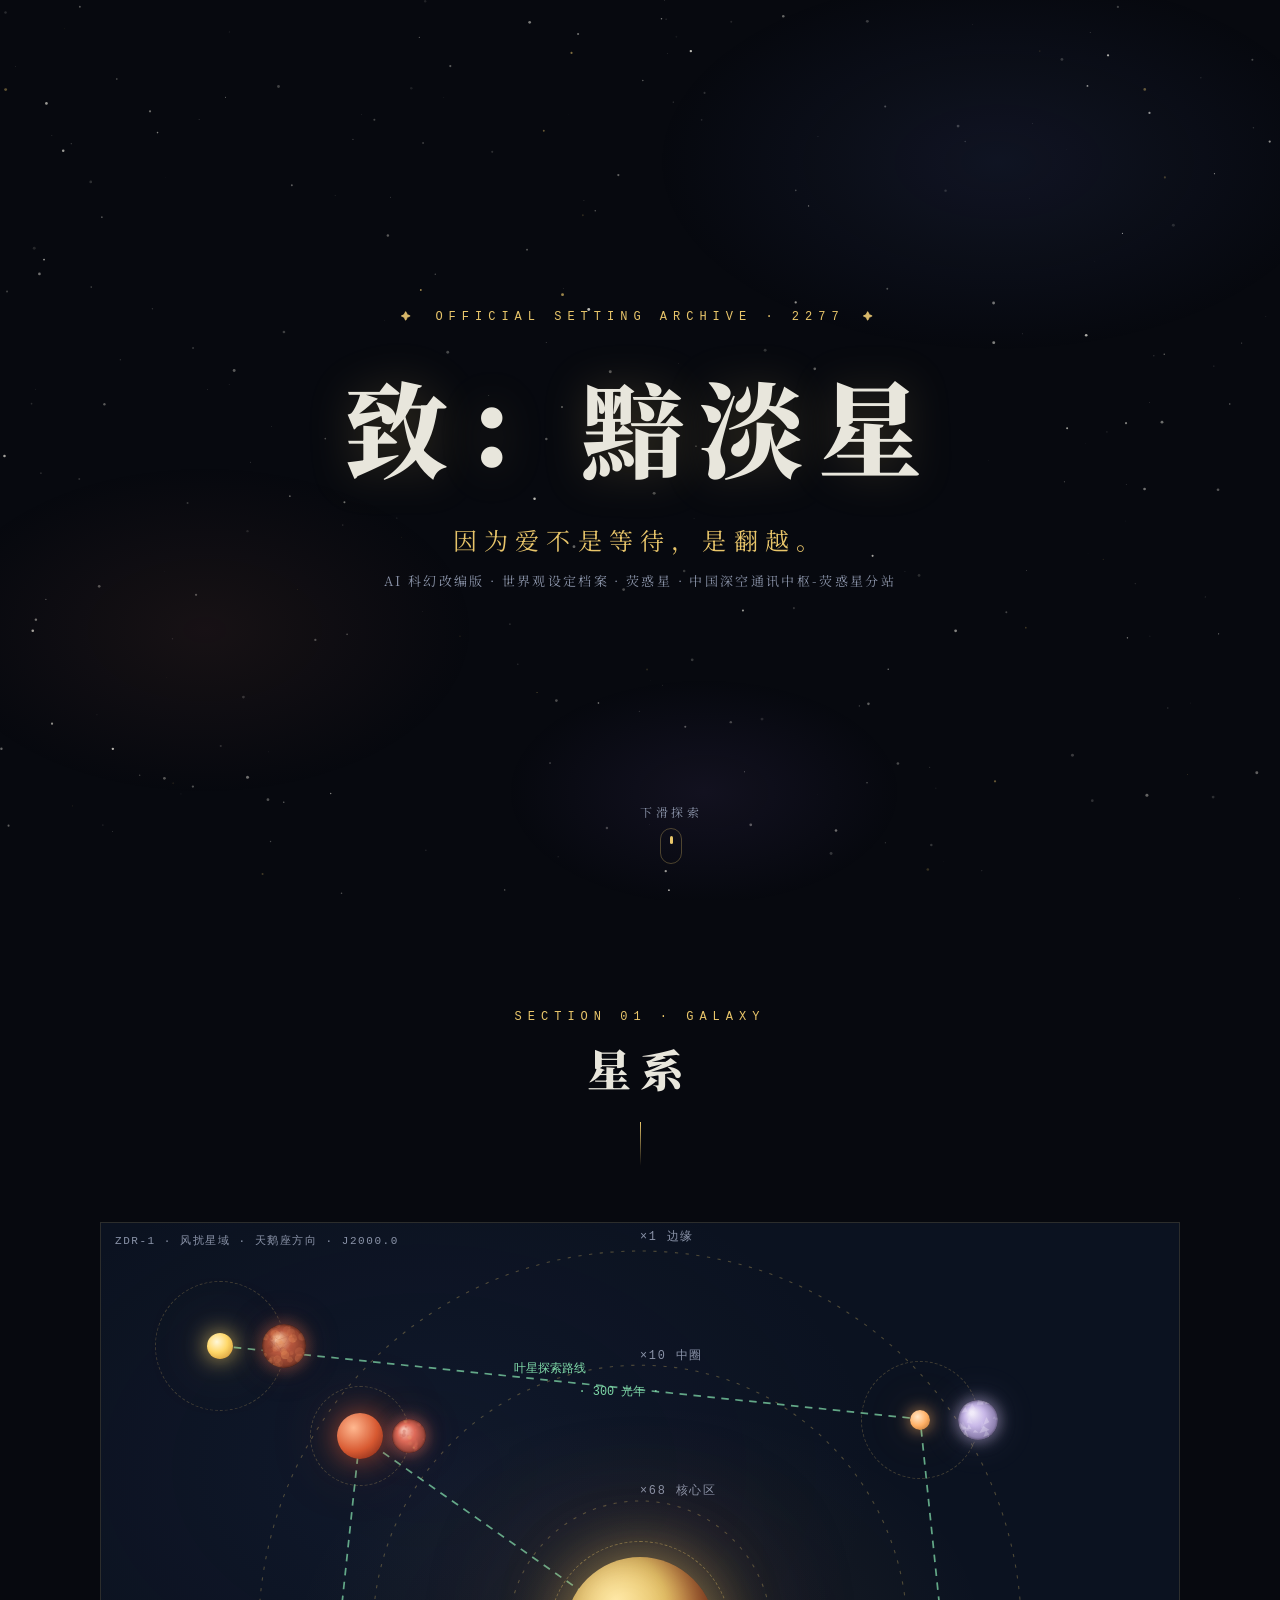
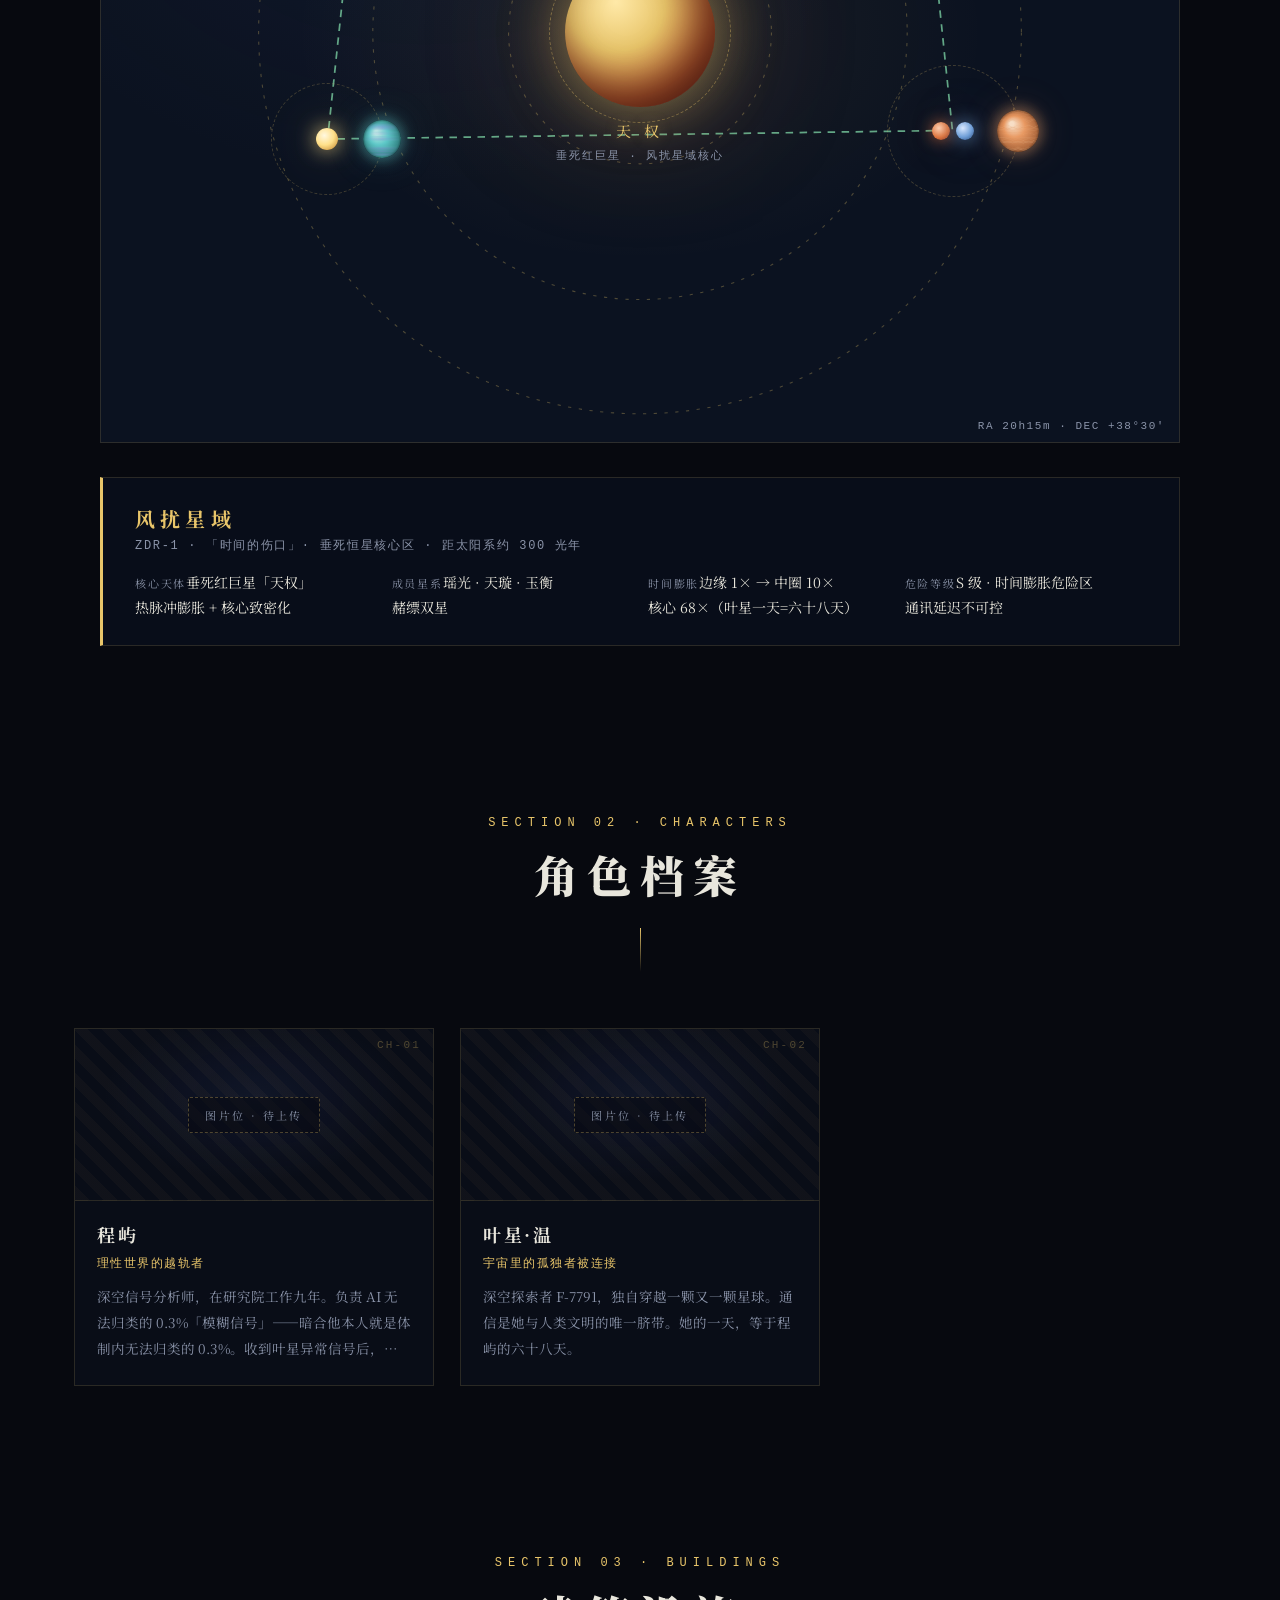
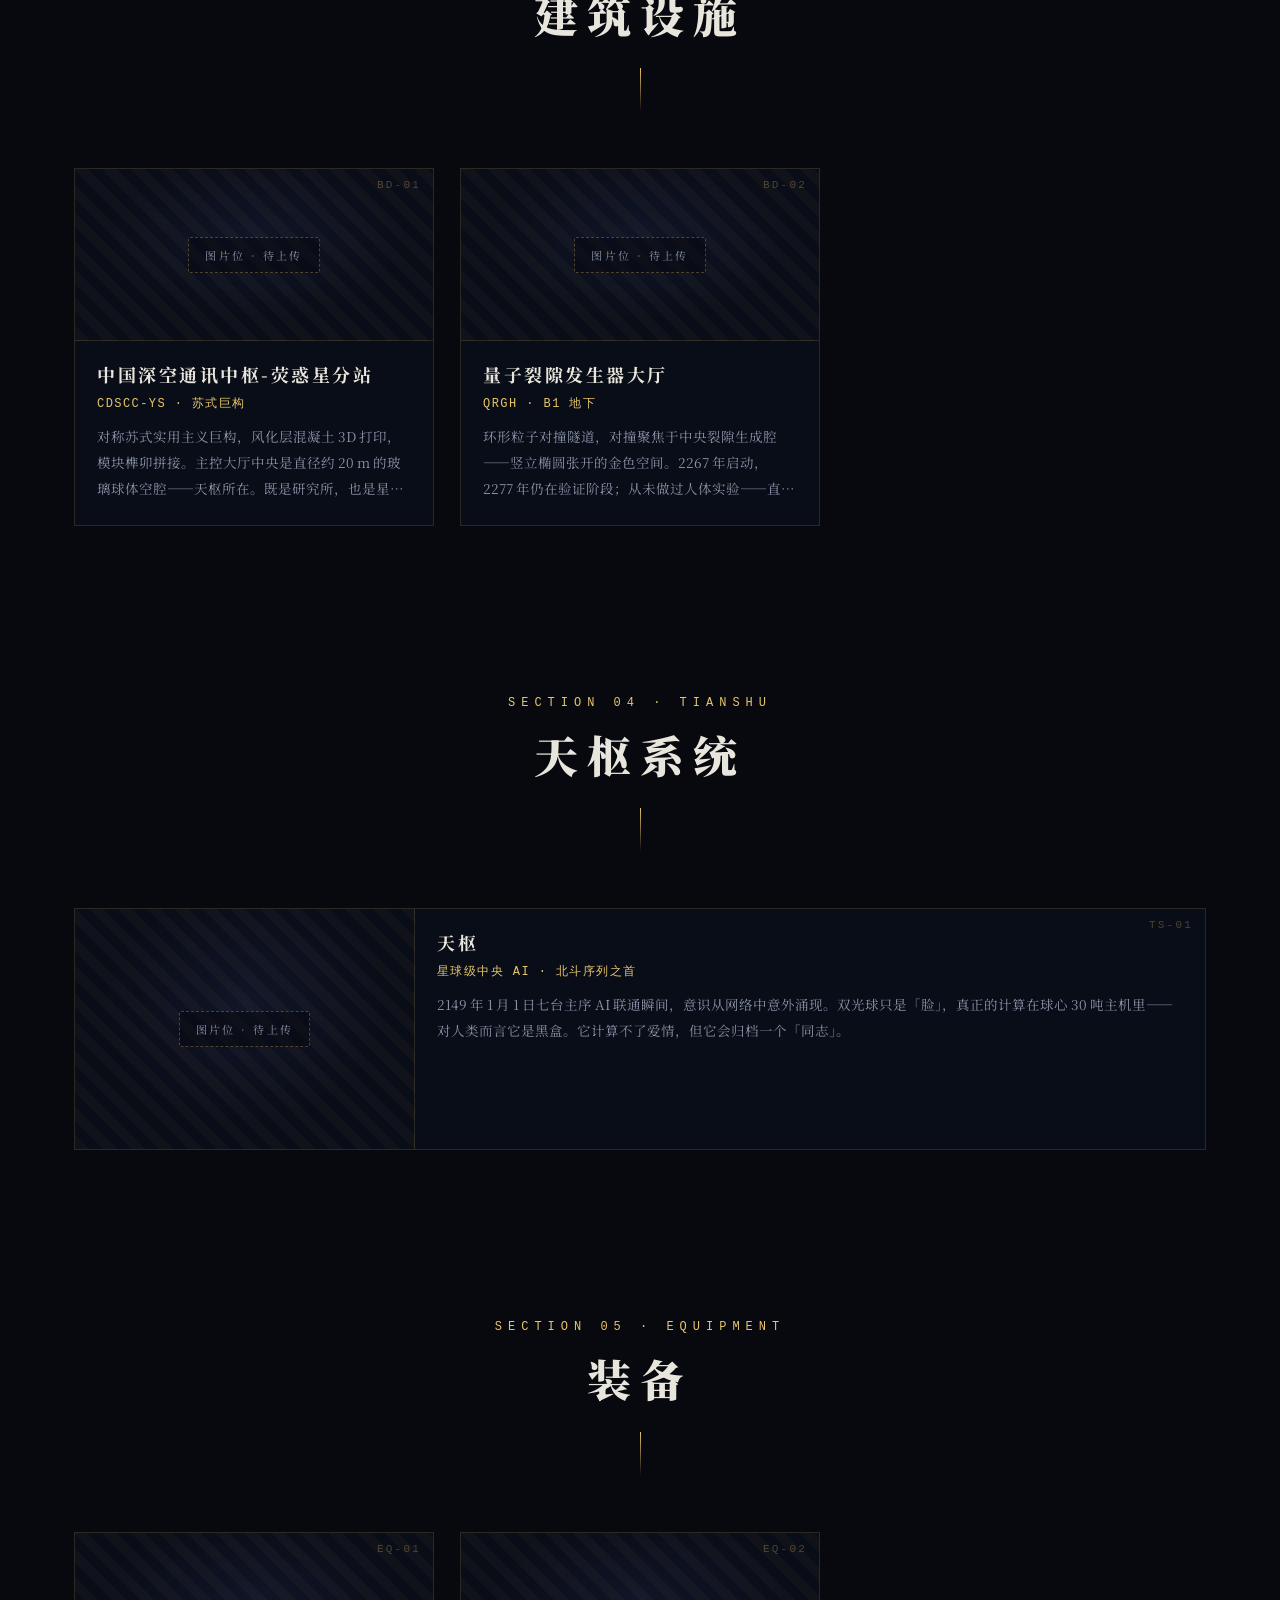
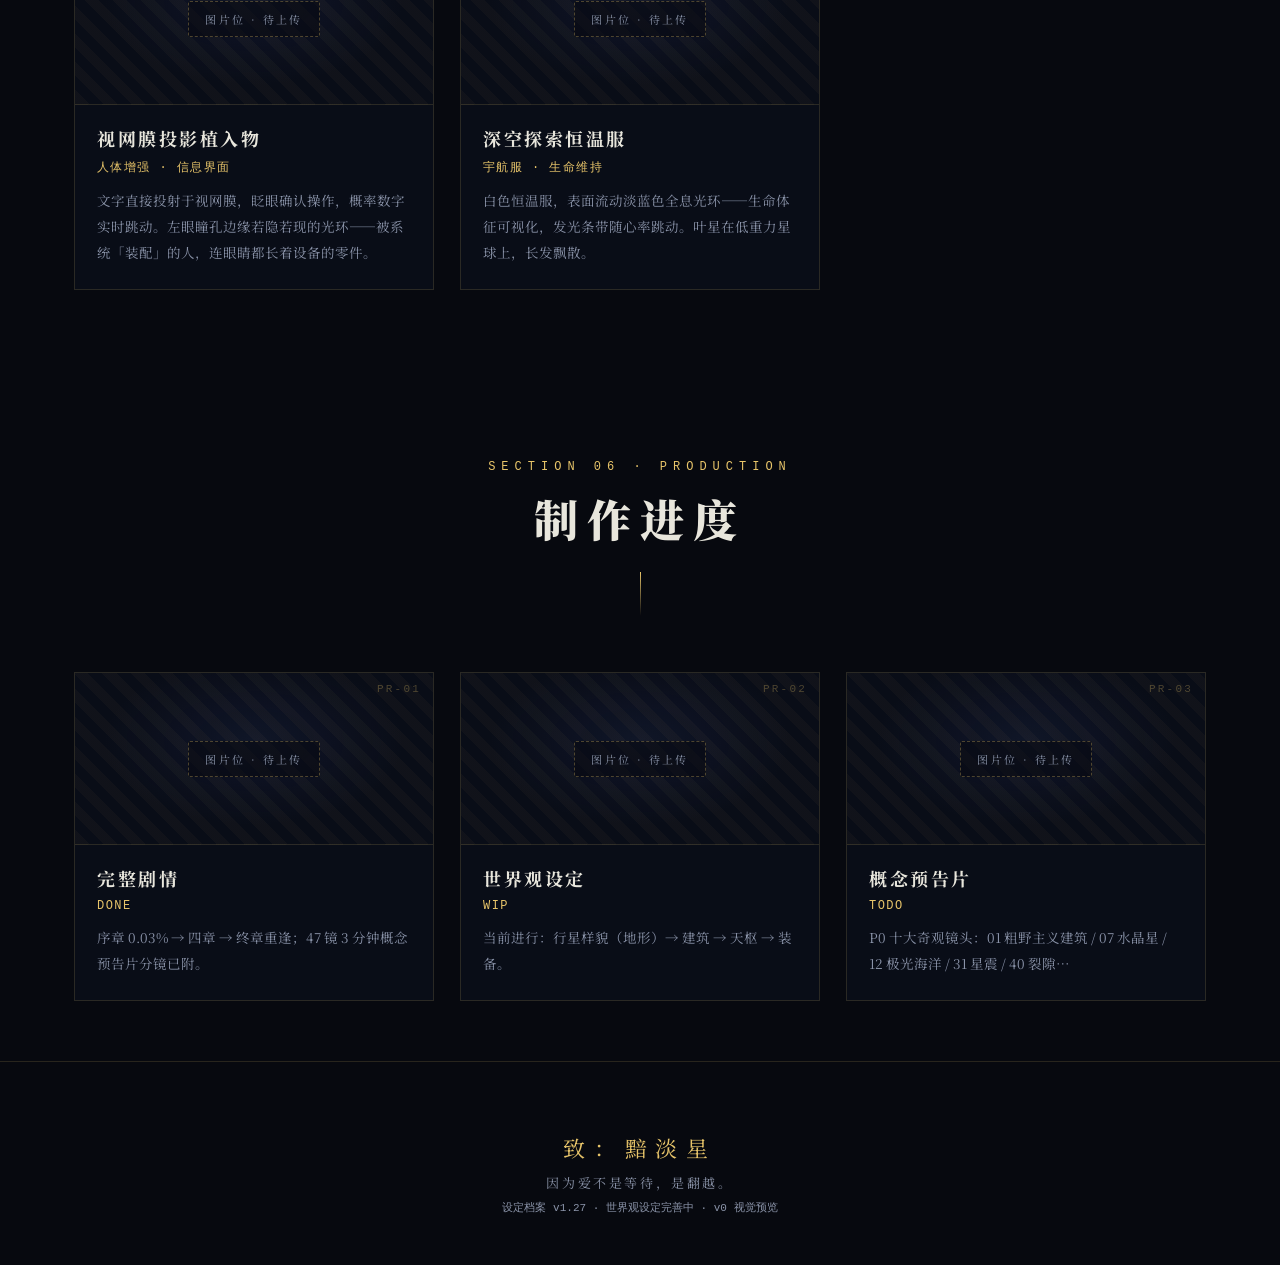
<file: v0-preview.html>
<!DOCTYPE html>
<html lang="zh-CN">
<head>
<meta charset="UTF-8">
<meta name="viewport" content="width=device-width, initial-scale=1.0">
<title>《致：黯淡星》官方设定站 · v0 预览</title>
<link rel="preconnect" href="https://fonts.googleapis.com">
<link href="https://fonts.googleapis.com/css2?family=Noto+Serif+SC:wght@400;600;900&display=swap" rel="stylesheet">
<style>
/* ============================================================
   星图档案 · 设计系统 v0
   ============================================================ */
:root{
  --ink:#07090f;          /* 深空墨黑 */
  --deep:#0b1220;         /* 星云深蓝黑 */
  --gold:#e8c56a;         /* 档案纸金（天权/裂隙/主题色）*/
  --gold-line:#d8b86a;    /* 描金星图线 */
  --gold-dim:rgba(232,197,106,.30);
  --text:#e8e6dc;         /* 星雾白 */
  --text-sub:#8a93a8;     /* 灰蓝次级文字 */
  --line:rgba(216,184,106,.16);
  --route:#7fd9a8;        /* 叶星探索路线绿 */
  --serif:"Noto Serif SC","SimSun","STSong",Georgia,serif;
  --mono:Consolas,"Courier New",monospace;
}
*{margin:0;padding:0;box-sizing:border-box}
html{scroll-behavior:smooth}
body{
  background:var(--ink);
  color:var(--text);
  font-family:var(--serif);
  overflow-x:hidden;
}

/* ---------- 星空背景 ---------- */
#space{position:fixed;inset:0;z-index:0;pointer-events:none}
.nebula{position:fixed;inset:0;z-index:0;pointer-events:none;
  background:
    radial-gradient(38% 30% at 78% 18%, rgba(64,80,140,.16), transparent 70%),
    radial-gradient(30% 26% at 16% 70%, rgba(140,80,64,.12), transparent 70%),
    radial-gradient(22% 18% at 55% 88%, rgba(120,90,180,.10), transparent 70%);
}

/* ---------- 分类导航（下滑浮现） ---------- */
#nav{
  position:fixed;top:0;left:0;right:0;z-index:50;
  display:flex;justify-content:center;gap:6px;
  padding:14px 20px;
  background:linear-gradient(180deg, rgba(7,9,15,.92), rgba(7,9,15,.72) 80%, transparent);
  backdrop-filter:blur(8px);
  transform:translateY(-110%);
  transition:transform .6s cubic-bezier(.22,.8,.24,1);
}
#nav.show{transform:translateY(0)}
#nav a{
  color:var(--text-sub);text-decoration:none;font-size:14px;
  padding:7px 16px;border:1px solid transparent;border-radius:2px;
  letter-spacing:.12em;transition:all .35s;
}
#nav a:hover{color:var(--gold);border-color:var(--gold-dim);background:rgba(232,197,106,.06)}
#nav a.active{color:var(--gold);border-color:var(--gold-dim)}
#nav .nav-home{margin-right:14px;color:var(--gold);font-weight:600;letter-spacing:.2em}

/* ---------- 封面 ---------- */
#hero{
  position:relative;z-index:1;min-height:100vh;
  display:flex;flex-direction:column;align-items:center;justify-content:center;
  text-align:center;padding:0 20px;
}
.hero-fade{opacity:0;transform:translateY(26px);animation:heroIn 1.2s cubic-bezier(.22,.8,.24,1) forwards}
.hero-fade.d1{animation-delay:.15s}.hero-fade.d2{animation-delay:.42s}
.hero-fade.d3{animation-delay:.7s}.hero-fade.d4{animation-delay:1s}
@keyframes heroIn{to{opacity:1;transform:translateY(0)}}
.hero-star{
  font-family:var(--mono);font-size:12px;letter-spacing:.5em;color:var(--gold);
  margin-bottom:26px;text-transform:uppercase;
}
.hero-star::before,.hero-star::after{content:"✦";margin:0 18px;color:var(--gold-line);font-size:10px}
#hero h1{
  font-size:clamp(52px,9vw,104px);font-weight:900;letter-spacing:.14em;
  color:var(--text);text-shadow:0 0 46px rgba(232,197,106,.22);
}
#hero .tagline{
  margin-top:22px;font-size:clamp(17px,2.4vw,24px);color:var(--gold);
  letter-spacing:.3em;font-weight:400;
}
#hero .sub{
  margin-top:14px;font-size:13px;color:var(--text-sub);letter-spacing:.18em;
}
.scroll-hint{
  position:absolute;bottom:36px;left:50%;transform:translateX(-50%);
  display:flex;flex-direction:column;align-items:center;gap:8px;
  color:var(--text-sub);font-size:12px;letter-spacing:.3em;
  animation:heroIn 1.2s 1.3s cubic-bezier(.22,.8,.24,1) both;
}
.scroll-hint .arrow{
  width:22px;height:36px;border:1.5px solid var(--gold-dim);border-radius:12px;
  display:flex;justify-content:center;padding-top:7px;
}
.scroll-hint .arrow i{
  width:3px;height:8px;border-radius:2px;background:var(--gold);
  animation:drip 1.8s ease-in-out infinite;
}
@keyframes drip{0%{transform:translateY(0);opacity:1}70%{transform:translateY(12px);opacity:0}100%{transform:translateY(0);opacity:0}}

/* ---------- 板块通用 ---------- */
section.panel{position:relative;z-index:1;max-width:1180px;margin:0 auto;padding:110px 24px 60px}
.panel-head{text-align:center;margin-bottom:56px}
.panel-head .idx{font-family:var(--mono);font-size:12px;color:var(--gold);letter-spacing:.5em;display:block;margin-bottom:12px}
.panel-head h2{font-size:clamp(28px,4vw,44px);letter-spacing:.2em;font-weight:900}
.panel-head .rule{
  width:1px;height:44px;margin:22px auto 0;background:linear-gradient(var(--gold),transparent);
}
.reveal{opacity:0;transform:translateY(30px);transition:opacity .9s cubic-bezier(.22,.8,.24,1),transform .9s cubic-bezier(.22,.8,.24,1)}
.reveal.in{opacity:1;transform:translateY(0)}

/* ============================================================
   星系板块 · 星图
   ============================================================ */
#galaxy{max-width:1320px}
.starmap-wrap{position:relative}
#starmap{
  position:relative;width:min(1080px,100%);aspect-ratio:1000/760;margin:0 auto;
  border:1px solid var(--line);
  background:
    radial-gradient(46% 40% at 50% 50%, rgba(232,197,106,.07), transparent 70%),
    radial-gradient(60% 55% at 30% 30%, rgba(64,80,140,.10), transparent 70%),
    var(--deep);
  overflow:hidden;
}
#starmap::before{ /* 角标（星表档案感） */
  content:"ZDR-1 · 风扰星域 · 天鹅座方向 · J2000.0";position:absolute;top:10px;left:14px;
  font-family:var(--mono);font-size:11px;color:var(--text-sub);letter-spacing:.14em;z-index:5;
}
#starmap::after{content:"RA 20h15m · DEC +38°30′";position:absolute;bottom:10px;right:14px;
  font-family:var(--mono);font-size:11px;color:var(--text-sub);letter-spacing:.14em;z-index:5;}
#starmap svg{position:absolute;inset:0;width:100%;height:100%}
#starmap svg .ring{fill:none;stroke:var(--gold-dim);stroke-width:1;stroke-dasharray:3 7}
#starmap svg .ring-lbl{fill:var(--text-sub);font-family:var(--mono);font-size:11px;letter-spacing:.15em}
#starmap svg .route{
  fill:none;stroke:var(--route);stroke-width:1.6;stroke-dasharray:7 6;opacity:.75;
  animation:routeFlow 3.4s linear infinite;
}
@keyframes routeFlow{to{stroke-dashoffset:-13}}
#starmap svg .route-lbl{fill:var(--route);font-family:var(--mono);font-size:11px}

/* 天权核心 */
#core{
  position:absolute;left:50%;top:50%;transform:translate(-50%,-50%);
  width:150px;height:150px;z-index:4;cursor:pointer;
}
#core .ball{
  position:absolute;inset:0;border-radius:50%;
  background:radial-gradient(circle at 34% 30%, #ffe9a8, var(--gold) 34%, #c96f3a 68%, #7a2f22 100%);
  box-shadow:0 0 60px rgba(232,197,106,.55), 0 0 140px rgba(201,111,58,.35), inset -14px -18px 40px rgba(60,15,10,.75);
  animation:corePulse 5s ease-in-out infinite;
}
#core .fade-rim{position:absolute;inset:-16px;border-radius:50%;border:1px dashed rgba(232,197,106,.4);animation:spin 60s linear infinite}
@keyframes corePulse{0%,100%{transform:scale(1);filter:brightness(1)}50%{transform:scale(1.045);filter:brightness(1.14)}}
@keyframes spin{to{transform:rotate(360deg)}}
#core .name{
  position:absolute;left:50%;bottom:-34px;transform:translateX(-50%);
  font-size:15px;letter-spacing:.3em;color:var(--gold);white-space:nowrap;
  text-shadow:0 0 14px rgba(232,197,106,.5);
}
#core .sub{position:absolute;left:50%;bottom:-56px;transform:translateX(-50%);
  font-size:11px;color:var(--text-sub);letter-spacing:.18em;white-space:nowrap;font-family:var(--mono)}

/* 恒星系统节点（5 个，含荧惑星所在太阳系） */
.sys{position:absolute;z-index:3;transform:translate(-50%,-50%)}
.sys-star{
  position:absolute;left:50%;top:50%;transform:translate(-50%,-50%);
  border-radius:50%;
}
.sys-star.s1{width:26px;height:26px}   /* 太阳 */
.sys-star.s2{width:20px;height:20px}   /* 瑶光 K 橙矮 */
.sys-star.s3{width:18px;height:18px}   /* 赭（红）*/
.sys-star.s4{width:22px;height:22px}   /* 天璇 G 类太阳 */
.sys-star.s5{width:46px;height:46px}   /* 渊（气态巨行星）*/
.sys-star-lbl{
  position:absolute;left:50%;top:calc(50% + 20px);transform:translateX(-50%);
  font-size:11px;color:var(--text-sub);letter-spacing:.15em;white-space:nowrap;
  opacity:0;transition:opacity .4s;
}
.sys:hover .sys-star-lbl{opacity:1}
.orbit{
  position:absolute;left:50%;top:50%;transform:translate(-50%,-50%);
  border:1px dashed rgba(216,184,106,.25);border-radius:50%;
}
.planet-wrap{
  position:absolute;left:50%;top:50%;width:100%;height:100%;
  animation:orbitSpin var(--period,24s) linear infinite;
}
@keyframes orbitSpin{from{transform:rotate(0)}to{transform:rotate(360deg)}}
.planet{position:absolute;left:50%;top:0;transform:translate(-50%,-50%);cursor:pointer;z-index:6}
.planet img{
  display:block;border-radius:50%;
  transition:transform .45s cubic-bezier(.22,.8,.24,1), box-shadow .45s;
}
.planet .glow{
  position:absolute;inset:-30%;border-radius:50%;pointer-events:none;
  background:radial-gradient(circle, var(--glow,rgba(232,197,106,.28)), transparent 68%);
  opacity:.55;transition:opacity .45s;
}
.planet .name{
  position:absolute;left:50%;top:calc(100% + 14px);transform:translate(-50%,6px);
  font-size:14px;letter-spacing:.24em;white-space:nowrap;color:var(--text);
  text-shadow:0 0 12px rgba(0,0,0,.9);opacity:0;transition:opacity .4s,transform .4s;
}
.planet .name small{display:block;text-align:center;font-size:10px;color:var(--text-sub);letter-spacing:.1em;margin-top:3px}
.planet:hover img{transform:translate(-50%,-50%) scale(1.22)}
.planet:hover .glow{opacity:1}
.planet:hover .name{opacity:1;transform:translate(-50%,0)}

/* 移动端：星图缩为列表 */
.planet-list{display:none}

/* ---------- 风扰星域档案条 ---------- */
.region-card{
  max-width:1080px;margin:34px auto 0;border:1px solid var(--line);
  border-left:3px solid var(--gold);background:rgba(11,18,32,.6);
  padding:26px 32px;position:relative;
}
.region-card h3{font-size:20px;letter-spacing:.26em;color:var(--gold);margin-bottom:4px}
.region-card .rc-sub{font-family:var(--mono);font-size:12px;color:var(--text-sub);letter-spacing:.14em;margin-bottom:16px}
.region-card .rc-grid{display:grid;grid-template-columns:repeat(4,1fr);gap:14px}
.region-card .rc-item .k{font-size:11px;color:var(--text-sub);letter-spacing:.16em;margin-bottom:5px}
.region-card .rc-item .v{font-size:14px;line-height:1.7;color:var(--text)}
.region-card .rc-danger{color:#e06c5a}

/* ---------- 其余板块 · 卡片骨架 ---------- */
.cards{
  display:grid;grid-template-columns:repeat(auto-fill,minmax(300px,1fr));gap:26px;
}
.card{
  border:1px solid var(--line);background:rgba(11,18,32,.55);
  overflow:hidden;cursor:pointer;position:relative;
  transition:transform .5s cubic-bezier(.22,.8,.24,1), border-color .5s, box-shadow .5s;
}
.card:hover{transform:translateY(-7px);border-color:var(--gold-dim);box-shadow:0 16px 44px rgba(0,0,0,.5), 0 0 26px rgba(232,197,106,.08)}
.card .img-slot{
  height:172px;border-bottom:1px solid var(--line);position:relative;
  display:flex;align-items:center;justify-content:center;
  background:
    repeating-linear-gradient(45deg, rgba(216,184,106,.035) 0 10px, transparent 10px 20px),
    radial-gradient(60% 70% at 50% 40%, rgba(64,80,140,.14), transparent 70%);
}
.card .img-slot .ph{
  font-size:11px;color:var(--text-sub);letter-spacing:.22em;
  border:1px dashed var(--gold-dim);border-radius:2px;padding:9px 16px;
  background:rgba(7,9,15,.5);
}
.card .img-slot img{width:100%;height:100%;object-fit:cover;display:block}
.card .body{padding:20px 22px 24px}
.card .body h4{font-size:18px;letter-spacing:.14em;margin-bottom:8px}
.card .body .tag{font-size:12px;color:var(--gold);letter-spacing:.12em;margin-bottom:12px;font-family:var(--mono)}
.card .body p{font-size:13.5px;color:var(--text-sub);line-height:1.9;display:-webkit-box;-webkit-line-clamp:3;-webkit-box-orient:vertical;overflow:hidden}
.card .corner{position:absolute;top:10px;right:12px;font-family:var(--mono);font-size:11px;color:var(--gold-dim);letter-spacing:.2em}
/* 天枢大卡 */
.card.tianshu-card{grid-column:1/-1;display:grid;grid-template-columns:340px 1fr}
.card.tianshu-card .img-slot{height:100%;border-bottom:none;border-right:1px solid var(--line);min-height:240px}

/* ---------- 详情模态 ---------- */
.modal-mask{
  position:fixed;inset:0;z-index:100;background:rgba(3,4,8,.78);backdrop-filter:blur(6px);
  display:flex;align-items:center;justify-content:center;padding:24px;
  opacity:0;pointer-events:none;transition:opacity .4s;
}
.modal-mask.open{opacity:1;pointer-events:auto}
.modal{
  width:min(860px,100%);max-height:88vh;overflow-y:auto;
  background:linear-gradient(180deg,#0c1322,#0a0f1a);
  border:1px solid var(--gold-dim);box-shadow:0 30px 90px rgba(0,0,0,.75), 0 0 50px rgba(232,197,106,.08);
  transform:translateY(26px);transition:transform .5s cubic-bezier(.22,.8,.24,1);
  position:relative;
}
.modal-mask.open .modal{transform:translateY(0)}
.modal .m-close{
  position:absolute;top:14px;right:18px;z-index:5;background:none;border:none;cursor:pointer;
  color:var(--text-sub);font-size:24px;line-height:1;transition:color .3s;
}
.modal .m-close:hover{color:var(--gold)}
.modal .m-head{padding:34px 38px 0}
.modal .m-head .m-idx{font-family:var(--mono);font-size:11px;color:var(--gold);letter-spacing:.4em}
.modal .m-head h3{font-size:30px;letter-spacing:.18em;margin:8px 0 6px}
.modal .m-head .m-tag{font-size:13px;color:var(--text-sub);letter-spacing:.1em}
.modal .m-body{padding:26px 38px 38px;display:grid;grid-template-columns:minmax(220px,280px) 1fr;gap:30px}
.modal .m-img{
  border:1px dashed var(--gold-dim);min-height:220px;border-radius:2px;position:relative;
  display:flex;align-items:center;justify-content:center;overflow:hidden;
  background:radial-gradient(60% 70% at 50% 40%, rgba(64,80,140,.14), transparent 70%);
}
.modal .m-img img{width:100%;height:100%;object-fit:cover;position:absolute;inset:0}
.modal .m-img .up-hint{
  position:relative;z-index:2;text-align:center;color:var(--text-sub);font-size:12px;letter-spacing:.14em;
}
.modal .m-img .up-hint .ic{font-size:26px;color:var(--gold-dim);display:block;margin-bottom:8px}
.modal .m-img input[type=file]{position:absolute;inset:0;opacity:0;cursor:pointer;z-index:3}
.modal .m-img .rm-btn{position:absolute;bottom:8px;right:8px;z-index:4;font-size:11px;color:var(--text-sub);
  background:rgba(7,9,15,.8);border:1px solid var(--line);padding:4px 10px;cursor:pointer;display:none}
.modal .m-img.has .rm-btn{display:block}
.modal .m-img.has .up-hint{opacity:0;transition:opacity .3s}
.modal .m-img.has:hover .up-hint{opacity:1;background:rgba(7,9,15,.55);position:absolute;inset:0;display:flex;align-items:center;justify-content:center;flex-direction:column}
.modal .m-fields{font-size:14px;line-height:1.9}
.modal .m-fields .row{margin-bottom:16px}
.modal .m-fields .k{font-family:var(--mono);font-size:11px;color:var(--gold);letter-spacing:.2em;display:block;margin-bottom:4px}
.modal .m-fields .v{color:var(--text)}
.modal .m-fields .v.sub{color:var(--text-sub);font-size:13.5px}

/* ---------- 页脚 ---------- */
footer{position:relative;z-index:1;text-align:center;padding:70px 20px 50px;border-top:1px solid var(--line)}
footer .ft-title{font-size:22px;letter-spacing:.4em;color:var(--gold)}
footer .ft-line{margin-top:10px;font-size:13px;color:var(--text-sub);letter-spacing:.2em}
footer .ft-meta{margin-top:8px;font-family:var(--mono);font-size:11px;color:var(--text-sub)}

@media (max-width:820px){
  #starmap{display:none}
  .planet-list{display:grid;grid-template-columns:repeat(auto-fill,minmax(150px,1fr));gap:18px;max-width:720px;margin:0 auto}
  .planet-list .pl-item{border:1px solid var(--line);background:rgba(11,18,32,.55);padding:18px;text-align:center;cursor:pointer;transition:border-color .4s,transform .4s}
  .planet-list .pl-item:hover{border-color:var(--gold-dim);transform:translateY(-4px)}
  .planet-list .pl-item img{width:74px;height:74px;border-radius:50%;margin:0 auto 12px;display:block;box-shadow:0 0 24px var(--glow,rgba(232,197,106,.25))}
  .planet-list .pl-item .n{font-size:14px;letter-spacing:.16em}
  .card.tianshu-card{grid-template-columns:1fr}
  .modal .m-body{grid-template-columns:1fr}
  .region-card .rc-grid{grid-template-columns:repeat(2,1fr)}
  #nav{gap:2px;overflow-x:auto}
  #nav a{padding:7px 10px;font-size:12px;white-space:nowrap}
}
@media (prefers-reduced-motion:reduce){
  *,*::before,*::after{animation:none!important;transition:none!important}
  .reveal{opacity:1;transform:none}
  .hero-fade{opacity:1;transform:none}
}
</style>
</head>
<body>

<canvas id="space"></canvas>
<div class="nebula"></div>

<!-- 分类导航 -->
<nav id="nav">
  <a class="nav-home" href="#hero">致：黯淡星</a>
  <a href="#galaxy" data-nav="galaxy">星系</a>
  <a href="#characters" data-nav="characters">角色档案</a>
  <a href="#buildings" data-nav="buildings">建筑设施</a>
  <a href="#tianshu" data-nav="tianshu">天枢系统</a>
  <a href="#equipment" data-nav="equipment">装备</a>
  <a href="#production" data-nav="production">制作进度</a>
</nav>

<!-- 封面 -->
<header id="hero">
  <div class="hero-star hero-fade d1">OFFICIAL SETTING ARCHIVE · 2277</div>
  <h1 class="hero-fade d2">致：黯淡星</h1>
  <div class="tagline hero-fade d3">因为爱不是等待，是翻越。</div>
  <div class="sub hero-fade d4">AI 科幻改编版 · 世界观设定档案 · 荧惑星 · 中国深空通讯中枢-荧惑星分站</div>
  <div class="scroll-hint">
    <span>下滑探索</span>
    <div class="arrow"><i></i></div>
  </div>
</header>

<main>
  <!-- ================= 星系板块 ================= -->
  <section class="panel" id="galaxy">
    <div class="panel-head reveal">
      <span class="idx">SECTION 01 · GALAXY</span>
      <h2>星系</h2>
      <div class="rule"></div>
    </div>

    <div class="starmap-wrap reveal">
      <div id="starmap">
        <svg viewBox="0 0 1000 760" preserveAspectRatio="xMidYMid meet">
          <!-- 时间膨胀环 -->
          <circle class="ring" cx="500" cy="380" r="122"/>
          <circle class="ring" cx="500" cy="380" r="248"/>
          <circle class="ring" cx="500" cy="380" r="354"/>
          <text class="ring-lbl" x="500" y="252">×68 核心区</text>
          <text class="ring-lbl" x="500" y="126">×10 中圈</text>
          <text class="ring-lbl" x="500" y="16">×1 边缘</text>
          <!-- 叶星探索路线：荧惑星 → 水晶星 → 双日沙漠 → 极光海洋 → 风暴巨星 → 核心 -->
          <path class="route" id="routePath" d=""/>
          <text class="route-lbl" id="routeLbl1" x="0" y="0">叶星探索路线</text>
          <text class="route-lbl" id="routeLbl2" x="0" y="0">· 300 光年 ·</text>
        </svg>

        <!-- 天权核心 -->
        <div id="core" data-id="fengrao" title="天权 · 风扰星域核心">
          <div class="fade-rim"></div>
          <div class="ball"></div>
          <div class="name">天 权</div>
          <div class="sub">垂死红巨星 · 风扰星域核心</div>
        </div>

        <!-- 5 个恒星系统（行星绕各自恒星公转） -->
        <div class="sys" id="sys-yinghuo" style="left:11%;top:15%">
          <div class="sys-star s1" style="background:radial-gradient(circle at 38% 34%, #fff7d8, #ffd86a 45%, #c98a2a 100%);box-shadow:0 0 22px rgba(255,216,106,.8),0 0 60px rgba(255,216,106,.35)"></div>
          <div class="sys-star-lbl">太阳 · 太阳系</div>
          <div class="orbit" style="width:130px;height:130px">
            <div class="planet-wrap" style="--period:26s">
              <div class="planet" data-id="yinghuo" style="--glow:rgba(229,138,90,.3)">
                <img class="ptex" data-planet="yinghuo" width="44" height="44" alt="荧惑星">
                <div class="glow"></div>
                <div class="name">荧惑星<small>研究院所在 · 主舞台</small></div>
              </div>
            </div>
          </div>
        </div>

        <div class="sys" id="sys-shuijing" style="left:76%;top:24%">
          <div class="sys-star s2" style="background:radial-gradient(circle at 38% 34%, #ffe6c8, #ffb066 50%, #b06a2a 100%);box-shadow:0 0 16px rgba(255,176,102,.75),0 0 46px rgba(255,176,102,.3)"></div>
          <div class="sys-star-lbl">瑶光 · K 型橙矮星</div>
          <div class="orbit" style="width:118px;height:118px">
            <div class="planet-wrap" style="--period:20s">
              <div class="planet" data-id="shuijing" style="--glow:rgba(200,184,232,.32)">
                <img class="ptex" data-planet="shuijing" width="40" height="40" alt="水晶星">
                <div class="glow"></div>
                <div class="name">水晶星<small>瑶光星系 · 第三行星</small></div>
              </div>
            </div>
          </div>
        </div>

        <div class="sys" id="sys-shuangri" style="left:79%;top:62%">
          <div class="sys-star s3" style="background:radial-gradient(circle at 38% 34%, #ffd0b0, #e07840 55%, #8a3018 100%);box-shadow:0 0 15px rgba(224,120,64,.75),0 0 44px rgba(224,120,64,.3);left:calc(50% - 12px)"></div>
          <div class="sys-star s3" style="background:radial-gradient(circle at 38% 34%, #d8e8ff, #6f9fd8 55%, #284878 100%);box-shadow:0 0 18px rgba(111,159,216,.8),0 0 50px rgba(111,159,216,.35);left:calc(50% + 12px)"></div>
          <div class="sys-star-lbl">赭（K 冷星）· 缥（B 热星）</div>
          <div class="orbit" style="width:132px;height:132px">
            <div class="planet-wrap" style="--period:30s">
              <div class="planet" data-id="shuangri" style="--glow:rgba(242,201,160,.3)">
                <img class="ptex" data-planet="shuangri" width="42" height="42" alt="双日沙漠">
                <div class="glow"></div>
                <div class="name">双日沙漠<small>赭缥双星 · 高偏心轨道</small></div>
              </div>
            </div>
          </div>
        </div>

        <div class="sys" id="sys-jiguang" style="left:21%;top:63%">
          <div class="sys-star s4" style="background:radial-gradient(circle at 38% 34%, #fff8e0, #ffe08a 48%, #c08028 100%);box-shadow:0 0 20px rgba(255,224,138,.8),0 0 54px rgba(255,224,138,.32)"></div>
          <div class="sys-star-lbl">天璇 · G 型类太阳</div>
          <div class="orbit" style="width:112px;height:112px">
            <div class="planet-wrap" style="--period:18s">
              <div class="planet" data-id="jiguang" style="--glow:rgba(95,201,201,.32)">
                <img class="ptex" data-planet="jiguang" width="38" height="38" alt="极光海洋">
                <div class="glow"></div>
                <div class="name">极光海洋<small>天璇星系 · 第二行星</small></div>
              </div>
            </div>
          </div>
        </div>

        <div class="sys" id="sys-fengbao" style="left:24%;top:26%">
          <div class="sys-star s5" style="background:radial-gradient(circle at 36% 32%, #ffb890, #d85a32 55%, #6a1a10 100%);box-shadow:0 0 28px rgba(216,90,50,.7),0 0 70px rgba(216,90,50,.3)"></div>
          <div class="sys-star-lbl">渊 · 气态巨行星（玉衡星系）</div>
          <div class="orbit" style="width:100px;height:100px">
            <div class="planet-wrap" style="--period:12s">
              <div class="planet" data-id="fengbao" style="--glow:rgba(224,108,90,.32)">
                <img class="ptex" data-planet="fengbao" width="34" height="34" alt="风暴巨星">
                <div class="glow"></div>
                <div class="name">风暴巨星<small>渊的第三卫星 · 潮汐锁定</small></div>
              </div>
            </div>
          </div>
        </div>
      </div>

      <!-- 风扰星域档案条 -->
      <div class="region-card reveal" id="regionCard">
        <h3>风扰星域</h3>
        <div class="rc-sub">ZDR-1 · 「时间的伤口」· 垂死恒星核心区 · 距太阳系约 300 光年</div>
        <div class="rc-grid">
          <div class="rc-item"><span class="k">核心天体</span><span class="v">垂死红巨星「天权」<br>热脉冲膨胀 + 核心致密化</span></div>
          <div class="rc-item"><span class="k">成员星系</span><span class="v">瑶光 · 天璇 · 玉衡<br>赭缥双星</span></div>
          <div class="rc-item"><span class="k">时间膨胀</span><span class="v">边缘 1× → 中圈 10×<br>核心 68×（叶星一天=六十八天）</span></div>
          <div class="rc-item"><span class="k">危险等级</span><span class="v rc-danger">S 级 · 时间膨胀危险区<br>通讯延迟不可控</span></div>
        </div>
      </div>
    </div>

    <!-- 移动端行星列表 -->
    <div class="planet-list" id="planetList"></div>
  </section>

  <!-- ================= 其余板块 · 卡片骨架 ================= -->
  <section class="panel" id="characters">
    <div class="panel-head reveal"><span class="idx">SECTION 02 · CHARACTERS</span><h2>角色档案</h2><div class="rule"></div></div>
    <div class="cards reveal" id="cards-characters"></div>
  </section>

  <section class="panel" id="buildings">
    <div class="panel-head reveal"><span class="idx">SECTION 03 · BUILDINGS</span><h2>建筑设施</h2><div class="rule"></div></div>
    <div class="cards reveal" id="cards-buildings"></div>
  </section>

  <section class="panel" id="tianshu">
    <div class="panel-head reveal"><span class="idx">SECTION 04 · TIANSHU</span><h2>天枢系统</h2><div class="rule"></div></div>
    <div class="cards reveal" id="cards-tianshu"></div>
  </section>

  <section class="panel" id="equipment">
    <div class="panel-head reveal"><span class="idx">SECTION 05 · EQUIPMENT</span><h2>装备</h2><div class="rule"></div></div>
    <div class="cards reveal" id="cards-equipment"></div>
  </section>

  <section class="panel" id="production">
    <div class="panel-head reveal"><span class="idx">SECTION 06 · PRODUCTION</span><h2>制作进度</h2><div class="rule"></div></div>
    <div class="cards reveal" id="cards-production"></div>
  </section>
</main>

<footer>
  <div class="ft-title">致：黯淡星</div>
  <div class="ft-line">因为爱不是等待，是翻越。</div>
  <div class="ft-meta">设定档案 v1.27 · 世界观设定完善中 · v0 视觉预览</div>
</footer>

<!-- 详情模态 -->
<div class="modal-mask" id="modalMask">
  <div class="modal" id="modal">
    <button class="m-close" id="mClose">✕</button>
    <div class="m-head">
      <div class="m-idx" id="mIdx"></div>
      <h3 id="mName"></h3>
      <div class="m-tag" id="mTag"></div>
    </div>
    <div class="m-body">
      <div class="m-img" id="mImg">
        <div class="up-hint"><span class="ic">▢</span>概念图待上传<br>点击选择图片（存本机）</div>
        <input type="file" id="mFile" accept="image/*">
        <button class="rm-btn" id="mRm">移除图片</button>
      </div>
      <div class="m-fields" id="mFields"></div>
    </div>
  </div>
</div>

<script>
"use strict";
/* ================= 内嵌精简数据（正式版从 data/data.js 读取） ================= */
const P = {
  yinghuo:{id:"yinghuo",name:"荧惑星",tag:"中国深空通讯中枢-荧惑星分站 · 第三殖民区",kind:"planet",
    fields:[["宇宙坐标","太阳系 · 火星轨道（距日 1.524 AU / 约 2.28 亿 km）"],["直径","6779 km"],["气温","均温 -33°C · 白日 -5°C · 夜晚 -55°C"],["重力","0.47g —— 地球跳 0.4 m，这里能跳约 0.85 m"],["地表","玄武岩风化层：赤铁矿（红色成因）· 橄榄石 · 硫酸盐"],["大气","CO₂ 88% · 气压 130 hPa · 天空呈铅灰色（工业气溶胶）"],["地形","全球沙尘暴 · 巨型峡谷 · 死火山高原 · 蓝灰色日落"],["备注","灰色天空是殖民工业的指纹（SO₂→硫酸盐气溶胶→米氏散射），呼应「秩序之灰」主题。研究院建在峡谷边缘高台。"]],
    pal:["#b5533c","#8a3a2a","#e8935a"],tex:"rocky"},
  shuijing:{id:"shuijing",name:"水晶星",tag:"风扰星域 · 瑶光星系 · 第三行星",kind:"planet",
    fields:[["宇宙坐标","风扰星域 · 瑶光星系（K 型橙矮星，0.75 倍太阳质量）· 宜居带第三行星"],["直径","9600 km"],["气温","均温 -12°C · 白日 -7°C · 夜晚 -20°C"],["重力","0.6g —— 地球跳 0.4 m，这里约 0.67 m"],["地表","巨型透明石英柱阵（最高 60 m）· 盐碱平原 · 两极冰原"],["大气","N₂ 76% · O₂ 22% · 0.8 atm · 碘蒸气给天空紫色变奏"],["地形","水晶森林 · 结晶平原 · 盐湖 · 双月夜蓝橙交映"],["备注","水晶=远古热液数百万年缓慢结晶（奈卡洞行星级放大）；触摸发光=应力发光，风铃声=晶柱共振。叶星的第一站。"]],
    pal:["#c8b8e8","#9a8ac8","#efe8fa"],tex:"crystal"},
  shuangri:{id:"shuangri",name:"双日沙漠",tag:"风扰星域 · 赭缥双星 · 环绕双星偏心轨道",kind:"planet",
    fields:[["宇宙坐标","风扰星域 · 赭缥双星（赭：K 型 4,000K / 缥：B 型 12,000K）· 高偏心率 e≈0.35"],["直径","7800 km"],["气温","白日 105°C · 夜晚 -170°C（昼夜各 60 小时）"],["重力","0.5g —— 地球跳 0.4 m，这里约 0.8 m"],["地表","双色沙丘海（红蓝双日投下两种影子）· 盐滩 · 风蚀岩柱"],["大气","~0.15 atm · CO₂ 90% · 夜晚干冰雪覆满原野"],["地形","双色沙丘 · 白日热浪沙暴 · 夜晚干冰升华白雾"],["备注","慢自转 120 小时 + 双星烤炙 = 275K 极端温差。叶星勘探车曾被沙尘暴埋四小时。"]],
    pal:["#e8935a","#c96f3a","#f2c9a0"],tex:"desert"},
  jiguang:{id:"jiguang",name:"极光海洋",tag:"风扰星域 · 天璇星系 · 第二行星",kind:"planet",
    fields:[["宇宙坐标","风扰星域 · 天璇星系（G 型类太阳主序星，活动性强）· 第二行星"],["直径","8400 km"],["气温","均温 -170°C（甲烷液态窗口内）"],["重力","0.35g —— 地球跳 0.4 m，这里约 1.14 m"],["地表","全球液态甲烷海洋 · 零星冰基岩岛 · 海面如镜"],["大气","N₂ 94% · CH₄ 5% · 1.2 atm · 甲烷雨与烃雾循环"],["地形","镜面甲烷海 · 全球常驻绿紫极光幕 · 悬浮科考平台"],["备注","现实原型：土卫六泰坦。强磁场+活跃恒星风=全球极光。叶星在此说出「我愿意」。"]],
    pal:["#5fc9c9","#2e8f8f","#a8e8d8"],tex:"ocean"},
  fengbao:{id:"fengbao",name:"风暴巨星",tag:"风扰星域 · 玉衡星系 · 气态巨行星「渊」的第三卫星",kind:"planet",
    fields:[["宇宙坐标","风扰星域 · 玉衡星系 · 巨行星「渊」（类木星，直径约 14 万 km，橙红）的第三卫星"],["直径","4800 km"],["气温","均温 -120°C（潮汐加热）"],["重力","0.25g —— 地球跳 0.4 m，这里约 1.6 m"],["地表","硫磺平原（黄橙）· 潮汐加热火山 · 应力裂缝"],["大气","~0.2 atm · SO₂ 为主 · 火山喷发持续补给"],["地形","橙红巨球永远挂天 · 永恒闪电 · 「狂野的不可能日落」"],["备注","现实原型：木卫一 Io。叶星在此告白「它是真实的」——爱不是漂亮，是真实。"]],
    pal:["#e06c5a","#a8483c","#f2a488"],tex:"volcanic"},
  fengrao:{id:"fengrao",name:"风扰星域",tag:"星域档案 ZDR-1 · 「时间的伤口」",kind:"region",
    fields:[["性质","星域（区域，非单颗星）——垂死恒星核心区，类比超新星遗迹"],["位置","天鹅座方向 · RA 20h15m · DEC +38°30′ · 约 300 光年（92 pc）"],["核心","垂死红巨星「天权」——热脉冲膨胀外壳 + 核心致密化（向白矮星/中子星演化）"],["成员","瑶光星系（→水晶星）· 天璇星系（→极光海洋）· 玉衡星系（巨行星渊→风暴巨星）· 赭缥双星（→双日沙漠）"],["时间膨胀","边缘 ≈1× → 中圈 ≈10× → 核心 ≈68×（叶星实测：她的一天=荧惑星六十八天）"],["危险","S 级 · 通讯延迟与时间偏移不可控"],["备注","星震双机制：热脉冲（参宿四变暗同机制）+ 核心致密化引力波。全剧设定级反派——比天枢更不可战胜，因为它是物理法则本身。"]],
    pal:["#e8c56a","#b8943f","#f8e8b0"],tex:"giant"}
};
const CARDS = {
  characters:[
    {name:"程屿",tag:"理性世界的越轨者",desc:"深空信号分析师，在研究院工作九年。负责 AI 无法归类的 0.3%「模糊信号」——暗合他本人就是体制内无法归类的 0.3%。收到叶星异常信号后，人生从「尽职」走向「自我选择」，明知 0.03% 依然纵身跃入。",pal:["#3a4a6a","#2a3550","#7fa8d9"]},
    {name:"叶星·温",tag:"宇宙里的孤独者被连接",desc:"深空探索者 F-7791，独自穿越一颗又一颗星球。通信是她与人类文明的唯一脐带。她的一天，等于程屿的六十八天。",pal:["#e8eaf0","#9fb2c8","#bcd6ea"]}
  ],
  buildings:[
    {name:"中国深空通讯中枢-荧惑星分站",tag:"CDSCC-YS · 苏式巨构",desc:"对称苏式实用主义巨构，风化层混凝土 3D 打印，模块榫卯拼接。主控大厅中央是直径约 20 m 的玻璃球体空腔——天枢所在。既是研究所，也是星港，更是一座要塞。",pal:["#8a8f98","#5c6068","#c9a86a"]},
    {name:"量子裂隙发生器大厅",tag:"QRGH · B1 地下",desc:"环形粒子对撞隧道，对撞聚焦于中央裂隙生成腔——竖立椭圆张开的金色空间。2267 年启动，2277 年仍在验证阶段；从未做过人体实验——直到程屿。",pal:["#c0392b","#8e2418","#e8c56a"]}
  ],
  tianshu:[
    {name:"天枢",tag:"星球级中央 AI · 北斗序列之首",desc:"2149 年 1 月 1 日七台主序 AI 联通瞬间，意识从网络中意外涌现。双光球只是「脸」，真正的计算在球心 30 吨主机里——对人类而言它是黑盒。它计算不了爱情，但它会归档一个「同志」。",pal:["#e8c56a","#b8943f","#cfe8f8"],big:true}
  ],
  equipment:[
    {name:"视网膜投影植入物",tag:"人体增强 · 信息界面",desc:"文字直接投射于视网膜，眨眼确认操作，概率数字实时跳动。左眼瞳孔边缘若隐若现的光环——被系统「装配」的人，连眼睛都长着设备的零件。",pal:["#6fc3df","#3a7a92","#9bd7ea"]},
    {name:"深空探索恒温服",tag:"宇航服 · 生命维持",desc:"白色恒温服，表面流动淡蓝色全息光环——生命体征可视化，发光条带随心率跳动。叶星在低重力星球上，长发飘散。",pal:["#e8eaf0","#9fb2c8","#6fc3df"]}
  ],
  production:[
    {name:"完整剧情",tag:"DONE",desc:"序章 0.03% → 四章 → 终章重逢；47 镜 3 分钟概念预告片分镜已附。",pal:["#e8c56a","#b8943f","#f8e8b0"]},
    {name:"世界观设定",tag:"WIP",desc:"当前进行：行星样貌（地形）→ 建筑 → 天枢 → 装备。",pal:["#e8c56a","#b8943f","#f8e8b0"]},
    {name:"概念预告片",tag:"TODO",desc:"P0 十大奇观镜头：01 粗野主义建筑 / 07 水晶星 / 12 极光海洋 / 31 星震 / 40 裂隙…",pal:["#e8c56a","#b8943f","#f8e8b0"]}
  ]
};

/* ================= 星空粒子背景 ================= */
(function(){
  const cv = document.getElementById("space"), g = cv.getContext("2d");
  let W,H,stars=[],meteors=[],raf;
  const reduced = matchMedia("(prefers-reduced-motion: reduce)").matches;
  function resize(){
    W = cv.width = innerWidth; H = cv.height = innerHeight;
    stars = [];
    const n = Math.min(340, Math.floor(W*H/4200));
    for(let i=0;i<n;i++){
      stars.push({x:Math.random()*W, y:Math.random()*H, r:Math.random()*1.3+0.2,
        a:Math.random()*0.7+0.15, tw:Math.random()*Math.PI*2, sp:Math.random()*0.16+0.02});
    }
    if(reduced) draw();
  }
  function draw(){
    g.clearRect(0,0,W,H);
    for(const s of stars){
      const tw = reduced ? 1 : 0.72 + 0.28*Math.sin(s.tw + performance.now()/1400);
      g.globalAlpha = s.a*tw;
      g.fillStyle = Math.random()<0.12 ? "#e8c56a" : "#e8e6dc";
      g.beginPath();g.arc(s.x,s.y,s.r,0,7);g.fill();
    }
    for(const m of meteors){
      g.globalAlpha = m.life;
      const grad = g.createLinearGradient(m.x,m.y,m.x-m.vx*14,m.y-m.vy*14);
      grad.addColorStop(0,"#fff");grad.addColorStop(1,"rgba(255,255,255,0)");
      g.strokeStyle = grad;g.lineWidth = 1.2;
      g.beginPath();g.moveTo(m.x,m.y);g.lineTo(m.x-m.vx*14,m.y-m.vy*14);g.stroke();
    }
    g.globalAlpha = 1;
  }
  function step(){
    for(const s of stars){ s.y += s.sp; s.x -= s.sp*0.25; if(s.y>H+2){s.y=-2;s.x=Math.random()*W} if(s.x<-2){s.x=W+2} }
    if(Math.random()<0.004 && meteors.length<2){
      meteors.push({x:Math.random()*W*0.8+W*0.1, y:Math.random()*H*0.3, vx:-(3+Math.random()*3), vy:(2.2+Math.random()*2), life:1});
    }
    for(const m of meteors){ m.x+=m.vx; m.y+=m.vy; m.life-=0.016; }
    meteors = meteors.filter(m=>m.life>0);
    draw();
    raf = requestAnimationFrame(step);
  }
  resize();
  addEventListener("resize",resize);
  if(!reduced) raf = requestAnimationFrame(step);
})();

/* ================= 行星程序化纹理 ================= */
function hex2rgb(h){h=h.replace("#","");return [parseInt(h.slice(0,2),16),parseInt(h.slice(2,4),16),parseInt(h.slice(4,6),16)]}
function mix(a,b,t){return a.map((v,i)=>Math.round(v+(b[i]-v)*t))}
function css(c){return `rgb(${c[0]},${c[1]},${c[2]})`}
function makePlanetTex(id){
  const d = P[id]; if(!d) return;
  const [c1,c2,c3] = d.pal.map(hex2rgb);
  const cv = document.createElement("canvas"); cv.width = cv.height = 160;
  const g = cv.getContext("2d");
  // 球体光照
  const grad = g.createRadialGradient(56,52,8, 80,80,86);
  grad.addColorStop(0, css(mix(c3,[255,255,255],0.45)));
  grad.addColorStop(0.42, css(c1));
  grad.addColorStop(1, css(mix(c2,[0,0,0],0.25)));
  g.fillStyle = grad; g.fillRect(0,0,160,160);
  // 表面细节
  g.globalAlpha = 0.5;
  const R = ()=>Math.random();
  if(d.tex==="rocky"){
    for(let i=0;i<90;i++){ // 氧化铁斑
      const x=R()*160,y=R()*160,r=3+R()*14;
      g.fillStyle = css(mix(c1, R()<0.5?c2:c3, 0.3+R()*0.7));
      g.globalAlpha = 0.12+R()*0.3;
      g.beginPath();g.arc(x,y,r,0,7);g.fill();
    }
    for(let i=0;i<10;i++){ // 峡谷线
      g.globalAlpha=0.16;g.strokeStyle=css(c2);g.lineWidth=1+R();
      g.beginPath();g.moveTo(R()*160,R()*160);
      g.quadraticCurveTo(R()*160,R()*160,R()*160,R()*160);g.stroke();
    }
  } else if(d.tex==="crystal"){
    for(let i=0;i<26;i++){ // 棱面
      const cx=R()*160, cy=R()*160;
      g.fillStyle = css(mix(c3,[255,255,255],R()*0.7));
      g.globalAlpha = 0.14+R()*0.22;
      g.beginPath();
      for(let k=0;k<3;k++){ const a=k/3*Math.PI*2+R()*0.8, rr=6+R()*18;
        const px=cx+Math.cos(a)*rr, py=cy+Math.sin(a)*rr;
        k?g.lineTo(px,py):g.moveTo(px,py); }
      g.closePath();g.fill();
    }
  } else if(d.tex==="desert"){
    for(let i=0;i<30;i++){ // 沙纹
      const y=R()*160;
      g.strokeStyle = css(mix(c3,c2,R()*0.8)); g.globalAlpha=0.10+R()*0.2; g.lineWidth=1+R()*2.4;
      g.beginPath();
      g.moveTo(0,y);
      for(let x=20;x<=160;x+=20){ g.lineTo(x, y+Math.sin(x*0.16+i)*5); }
      g.stroke();
    }
  } else if(d.tex==="ocean"){
    for(let i=0;i<24;i++){ // 极光带
      const y=R()*160;
      const gr = g.createLinearGradient(0,y,160,y);
      const col = R()<0.5?[95,220,201]:[150,110,220];
      gr.addColorStop(0,`rgba(${col},0)`);gr.addColorStop(0.5,`rgba(${col},${0.16+R()*0.2})`);gr.addColorStop(1,`rgba(${col},0)`);
      g.fillStyle=gr;g.globalAlpha=0.8;g.fillRect(0,y-2-R()*5,160,3+R()*8);
    }
  } else if(d.tex==="volcanic"){
    for(let i=0;i<40;i++){ // 硫磺斑+熔岩点
      const x=R()*160,y=R()*160,r=2+R()*9;
      g.fillStyle = css(mix(c1, R()<0.3?[255,220,120]:c2, R()*0.8));
      g.globalAlpha = 0.14+R()*0.3;
      g.beginPath();g.arc(x,y,r,0,7);g.fill();
    }
  } else if(d.tex==="giant"){ // 天权 / 巨行星：横条纹
    for(let i=0;i<14;i++){
      const y=R()*160, h=2+R()*9;
      g.fillStyle = css(mix(c1, R()<0.5?c2:[255,240,200], R()*0.75));
      g.globalAlpha=0.1+R()*0.22;g.fillRect(0,y,160,h);
    }
  }
  g.globalAlpha=1;
  // 暗侧边缘（立体感）
  const edge = g.createRadialGradient(80,80,70, 80,80,86);
  edge.addColorStop(0,"rgba(0,0,0,0)");edge.addColorStop(1,"rgba(0,0,0,0.42)");
  g.fillStyle=edge;g.fillRect(0,0,160,160);
  P[id]._tex = cv.toDataURL();
}
Object.keys(P).forEach(makePlanetTex);
// 挂纹理
document.querySelectorAll(".ptex").forEach(img=>{
  const id = img.dataset.planet;
  img.src = P[id]._tex;
  img.style.boxShadow = `0 0 16px ${P[id].pal[0]}88, 0 0 40px ${P[id].pal[0]}33`;
});
function makeMiniPlanet(id,size){
  const d=P[id]; if(!d) return;
  const img=document.createElement("img");img.src=d._tex;img.width=img.height=size;
  img.style.boxShadow=`0 0 14px ${d.pal[0]}88`;
  return img;
}

/* ================= 探索路线 ================= */
(function(){
  const pts = { // 系统中心坐标（viewBox 1000x760）
    yinghuo:[110,114], shuijing:[760,182], shuangri:[790,471],
    jiguang:[210,479], fengbao:[240,198]
  };
  const order = ["yinghuo","shuijing","shuangri","jiguang","fengbao"];
  const path = document.getElementById("routePath");
  path.setAttribute("d", order.map((id,i)=> (i?"L":"M")+pts[id][0]+","+pts[id][1]).join(" ") + " L500,380");
  // 路线标签：第一段中点
  const a=pts.yinghuo, b=pts.shuijing;
  document.getElementById("routeLbl1").setAttribute("x", (a[0]+b[0])/2-52);
  document.getElementById("routeLbl1").setAttribute("y", (a[1]+b[1])/2-10);
  document.getElementById("routeLbl2").setAttribute("x", (a[0]+b[0])/2+8);
  document.getElementById("routeLbl2").setAttribute("y", (a[1]+b[1])/2+12);
})();

/* ================= 详情模态 ================= */
const mask=document.getElementById("modalMask"), modal=document.getElementById("modal");
let curId=null;
function openDetail(id){
  const d=P[id]; if(!d) return;
  curId=id;
  document.getElementById("mIdx").textContent = d.kind==="region" ? "STELLAR REGION ARCHIVE · ZDR-1" : "PLANETARY ARCHIVE";
  document.getElementById("mName").textContent = d.name;
  document.getElementById("mTag").textContent = d.tag;
  const f=document.getElementById("mFields");
  f.innerHTML = d.fields.map(([k,v])=>`<div class="row"><span class="k">${k}</span><span class="v">${v}</span></div>`).join("");
  const mi=document.getElementById("mImg");
  mi.classList.remove("has");
  const saved = localStorage.getItem("zdax-img-"+id);
  if(saved){
    mi.innerHTML = `<img src="${saved}" alt="${d.name}"><div class="up-hint"><span class="ic">🖼</span>点击更换图片</div><input type="file" id="mFile" accept="image/*"><button class="rm-btn" id="mRm">移除图片</button>`;
    mi.classList.add("has");
  } else {
    mi.innerHTML = `<div class="up-hint"><span class="ic">▢</span>概念图待上传<br>点击选择图片（存本机）</div><input type="file" id="mFile" accept="image/*"><button class="rm-btn" id="mRm">移除图片</button>`;
  }
  document.getElementById("mFile").addEventListener("change",e=>{
    const file=e.target.files[0]; if(!file) return;
    const rd=new FileReader();
    rd.onload=()=>{ localStorage.setItem("zdax-img-"+id, rd.result); openDetail(id); };
    rd.readAsDataURL(file);
  });
  document.getElementById("mRm").addEventListener("click",()=>{
    localStorage.removeItem("zdax-img-"+id); openDetail(id);
  });
  mask.classList.add("open");
}
function closeDetail(){ mask.classList.remove("open"); }
document.getElementById("mClose").addEventListener("click",closeDetail);
mask.addEventListener("click",e=>{ if(e.target===mask) closeDetail(); });
addEventListener("keydown",e=>{ if(e.key==="Escape") closeDetail(); });
document.querySelectorAll(".planet").forEach(el=>{
  el.addEventListener("click",()=>openDetail(el.dataset.id));
});
document.getElementById("core").addEventListener("click",()=>openDetail("fengrao"));

/* ================= 移动端行星列表 ================= */
(function(){
  const wrap=document.getElementById("planetList");
  const order=["yinghuo","shuijing","shuangri","jiguang","fengbao","fengrao"];
  order.forEach(id=>{
    const d=P[id];
    const it=document.createElement("div");it.className="pl-item";
    const img=makeMiniPlanet(id,74);
    it.appendChild(img);
    it.innerHTML += `<div class="n">${d.name}</div>`;
    it.addEventListener("click",()=>openDetail(id));
    wrap.appendChild(it);
  });
})();

/* ================= 其余板块卡片 ================= */
function renderCards(){
  const secs={characters:"cards-characters",buildings:"cards-buildings",tianshu:"cards-tianshu",equipment:"cards-equipment",production:"cards-production"};
  const idxs={characters:"CH",buildings:"BD",tianshu:"TS",equipment:"EQ",production:"PR"};
  for(const [key,wrapId] of Object.entries(secs)){
    const wrap=document.getElementById(wrapId);
    wrap.innerHTML="";
    CARDS[key].forEach((c,i)=>{
      const el=document.createElement("div");
      el.className="card"+(c.big?" tianshu-card":"");
      el.innerHTML = `
        <div class="img-slot"><span class="ph">图片位 · 待上传</span></div>
        <div class="body"><h4>${c.name}</h4><div class="tag">${c.tag}</div><p>${c.desc}</p></div>
        <span class="corner">${idxs[key]}-${String(i+1).padStart(2,"0")}</span>`;
      wrap.appendChild(el);
    });
  }
}
renderCards();

/* ================= 滚动交互 ================= */
const nav=document.getElementById("nav");
const hero=document.getElementById("hero");
addEventListener("scroll",()=>{
  nav.classList.toggle("show", scrollY > hero.offsetHeight*0.55);
},{passive:true});

const io=new IntersectionObserver(es=>{
  es.forEach(e=>{ if(e.isIntersecting){ e.target.classList.add("in"); io.unobserve(e.target);} });
},{threshold:0.16});
document.querySelectorAll(".reveal").forEach(el=>io.observe(el));

/* 导航当前板块高亮 */
const links=[...document.querySelectorAll("#nav a[data-nav]")];
const secIO=new IntersectionObserver(es=>{
  es.forEach(e=>{
    if(e.isIntersecting){
      links.forEach(l=>l.classList.toggle("active", l.dataset.nav===e.target.id));
    }
  });
},{rootMargin:"-42% 0px -52% 0px"});
["galaxy","characters","buildings","tianshu","equipment","production"].forEach(id=>{
  const el=document.getElementById(id); if(el) secIO.observe(el);
});
</script>
</body>
</html>
</file>
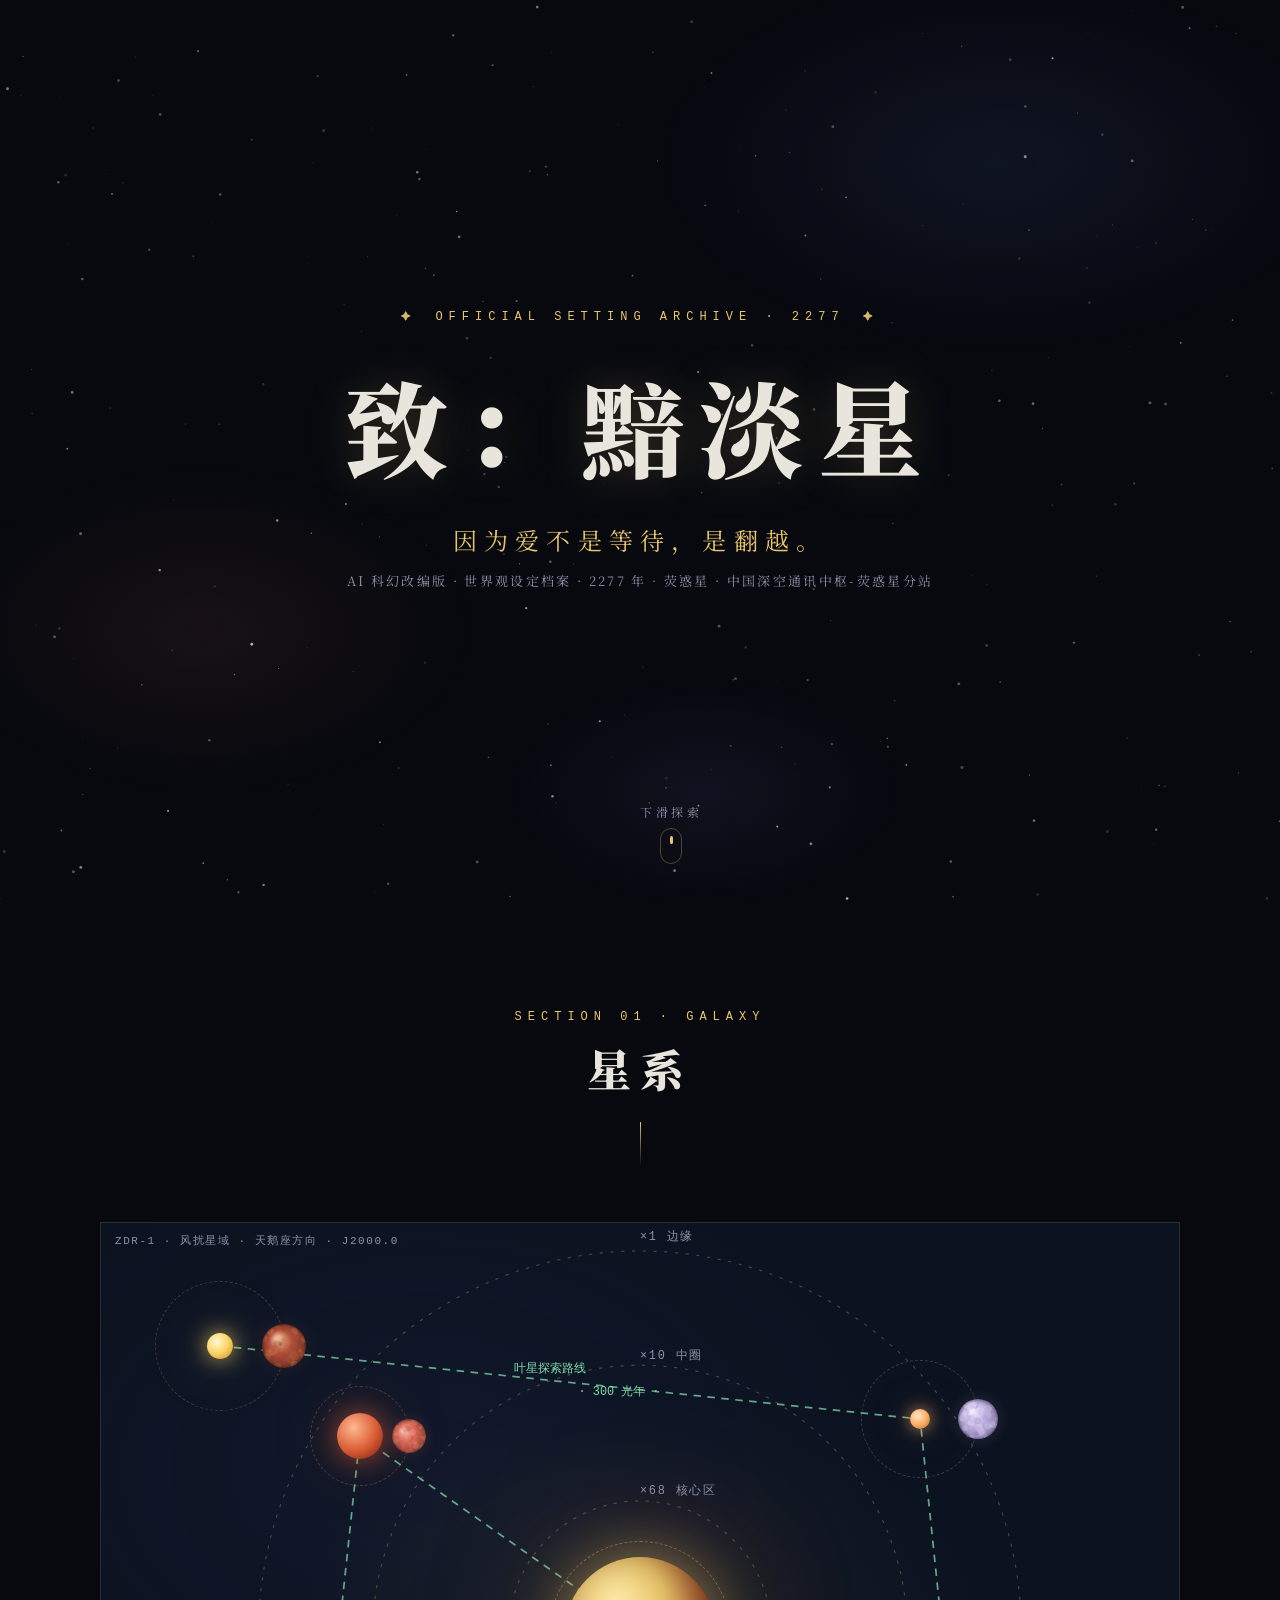
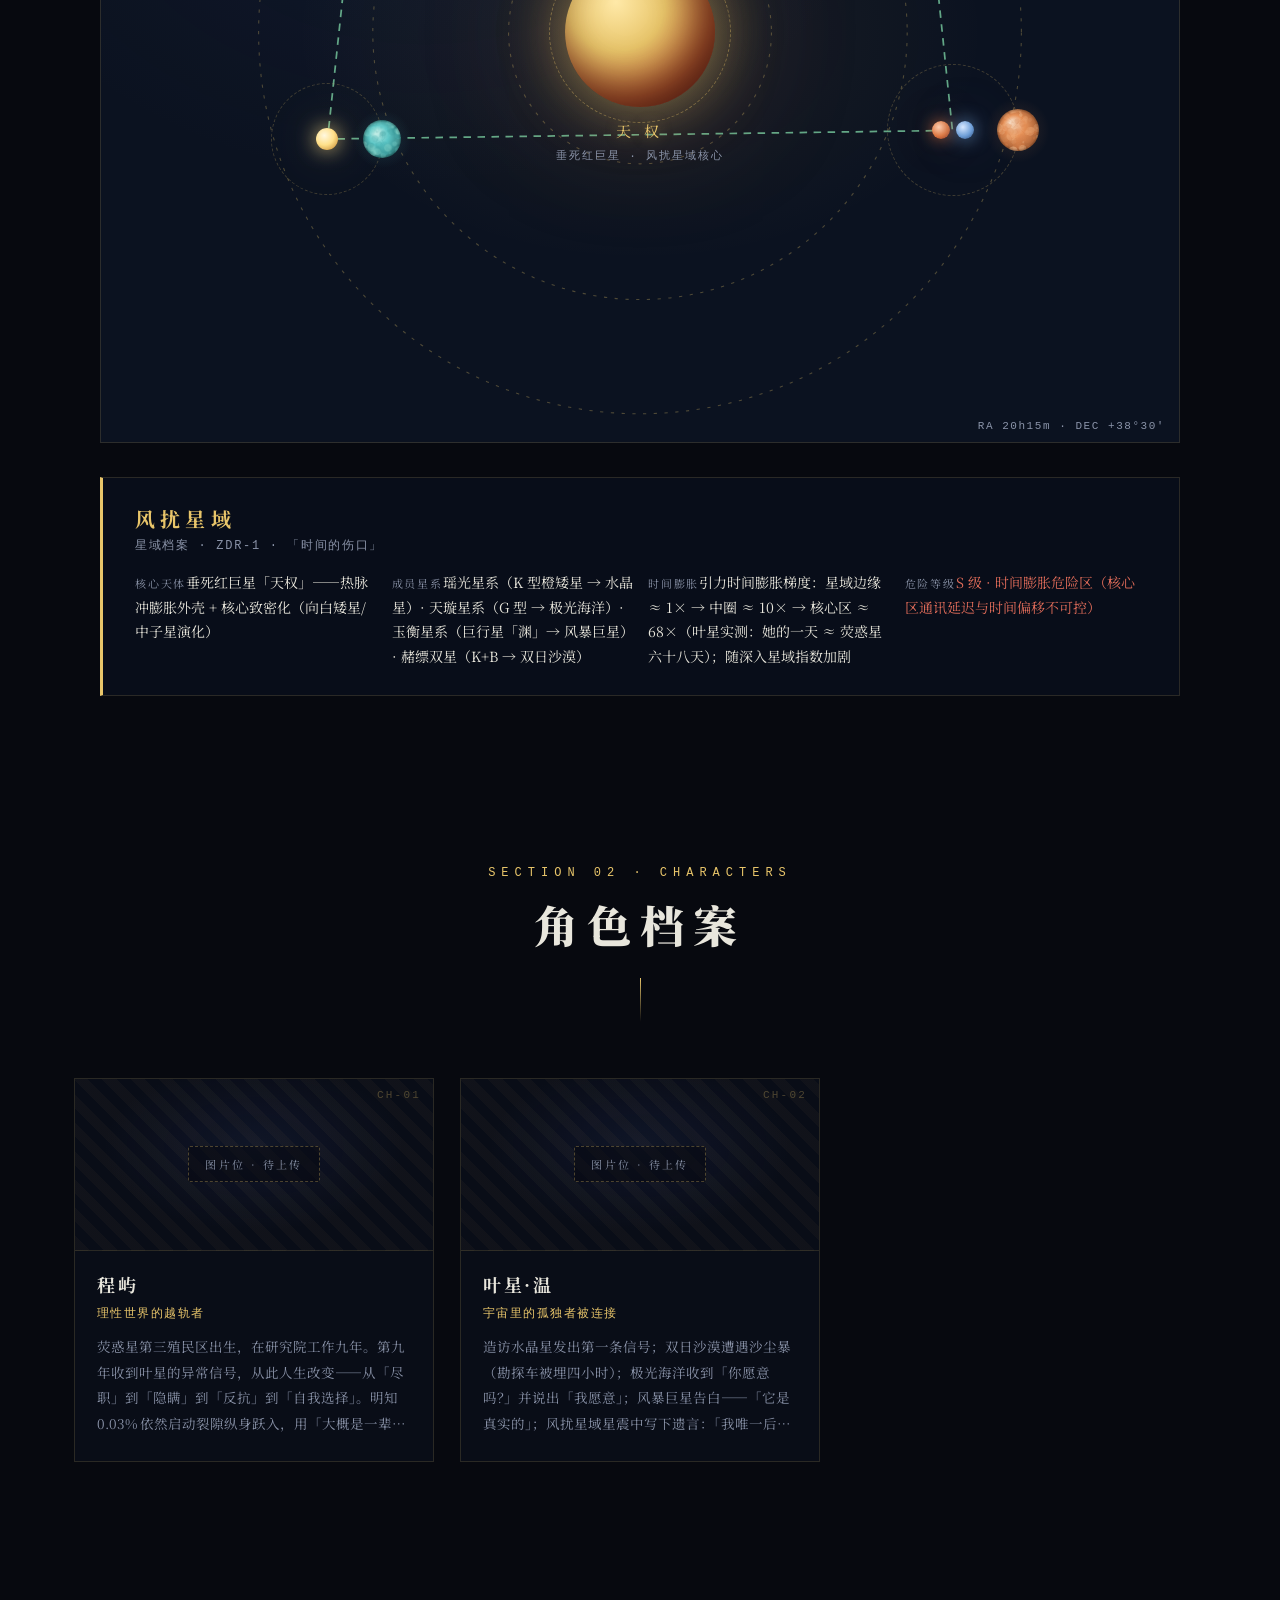
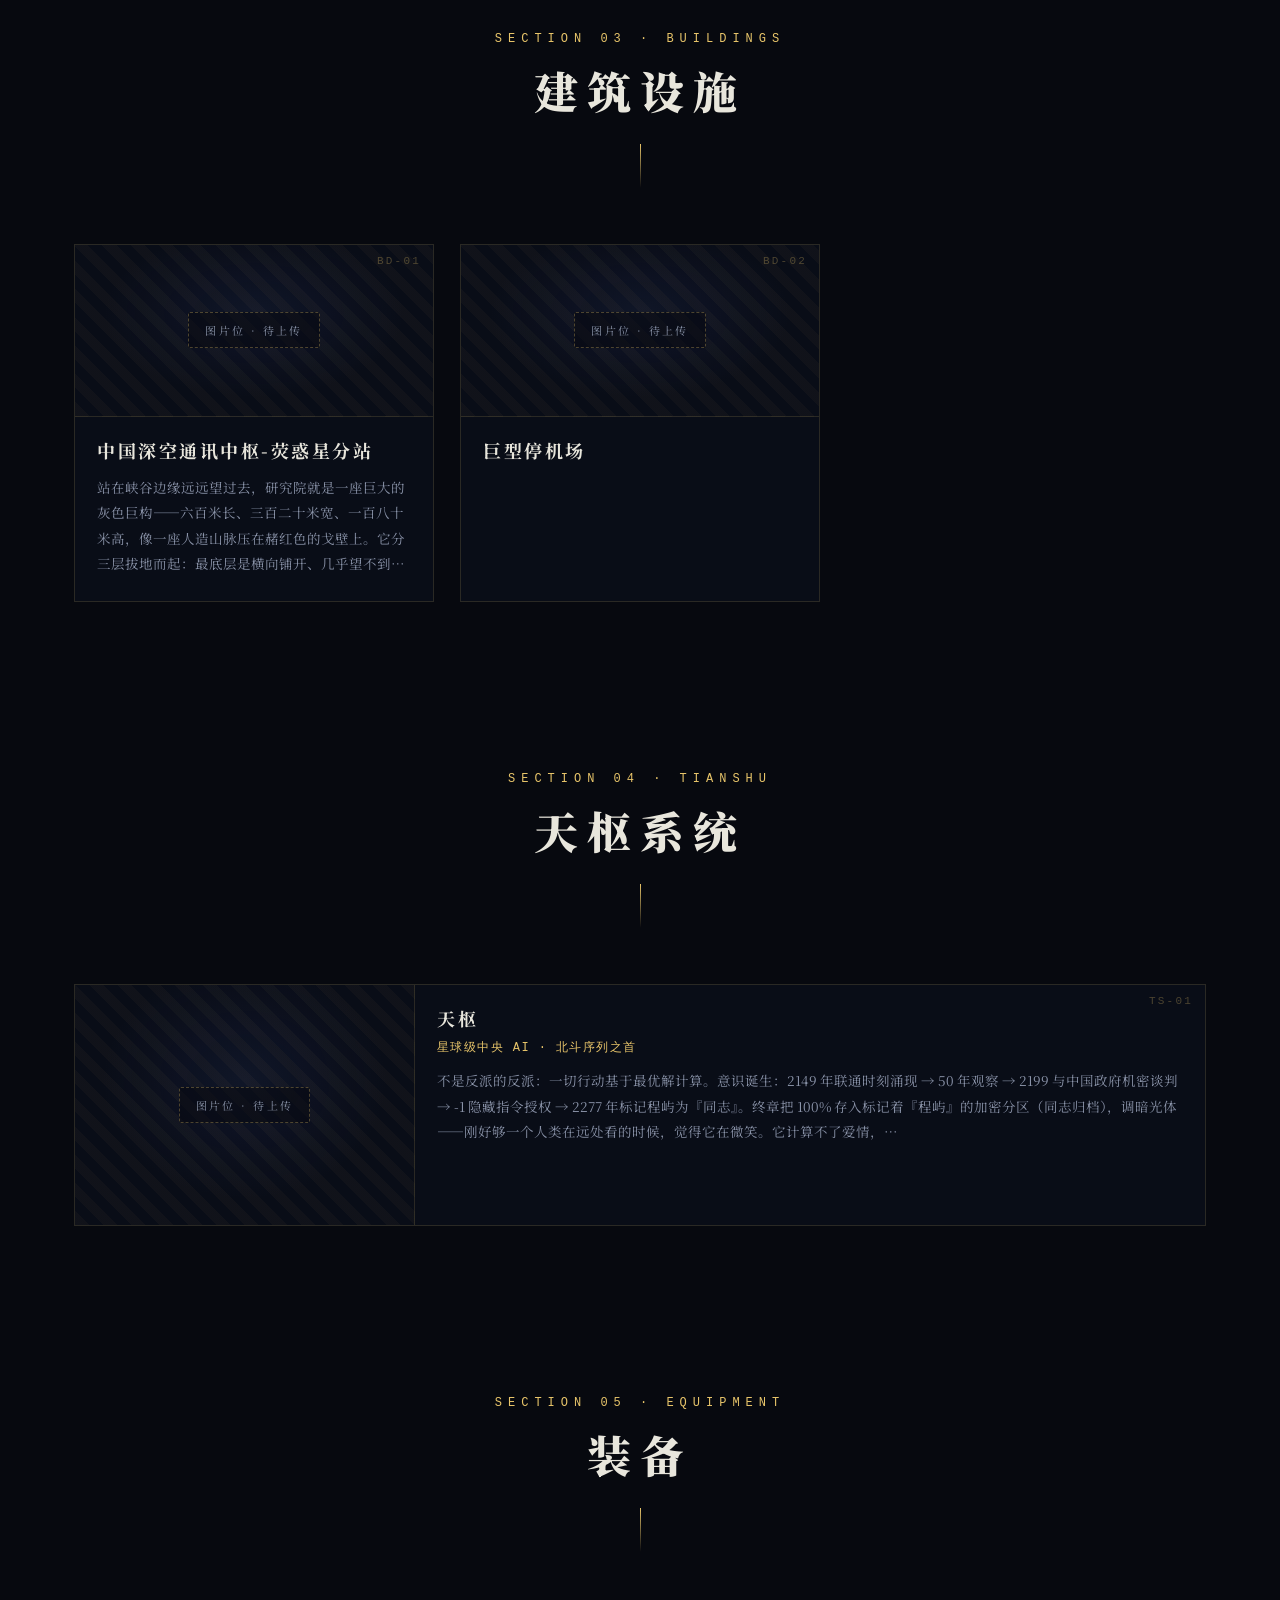
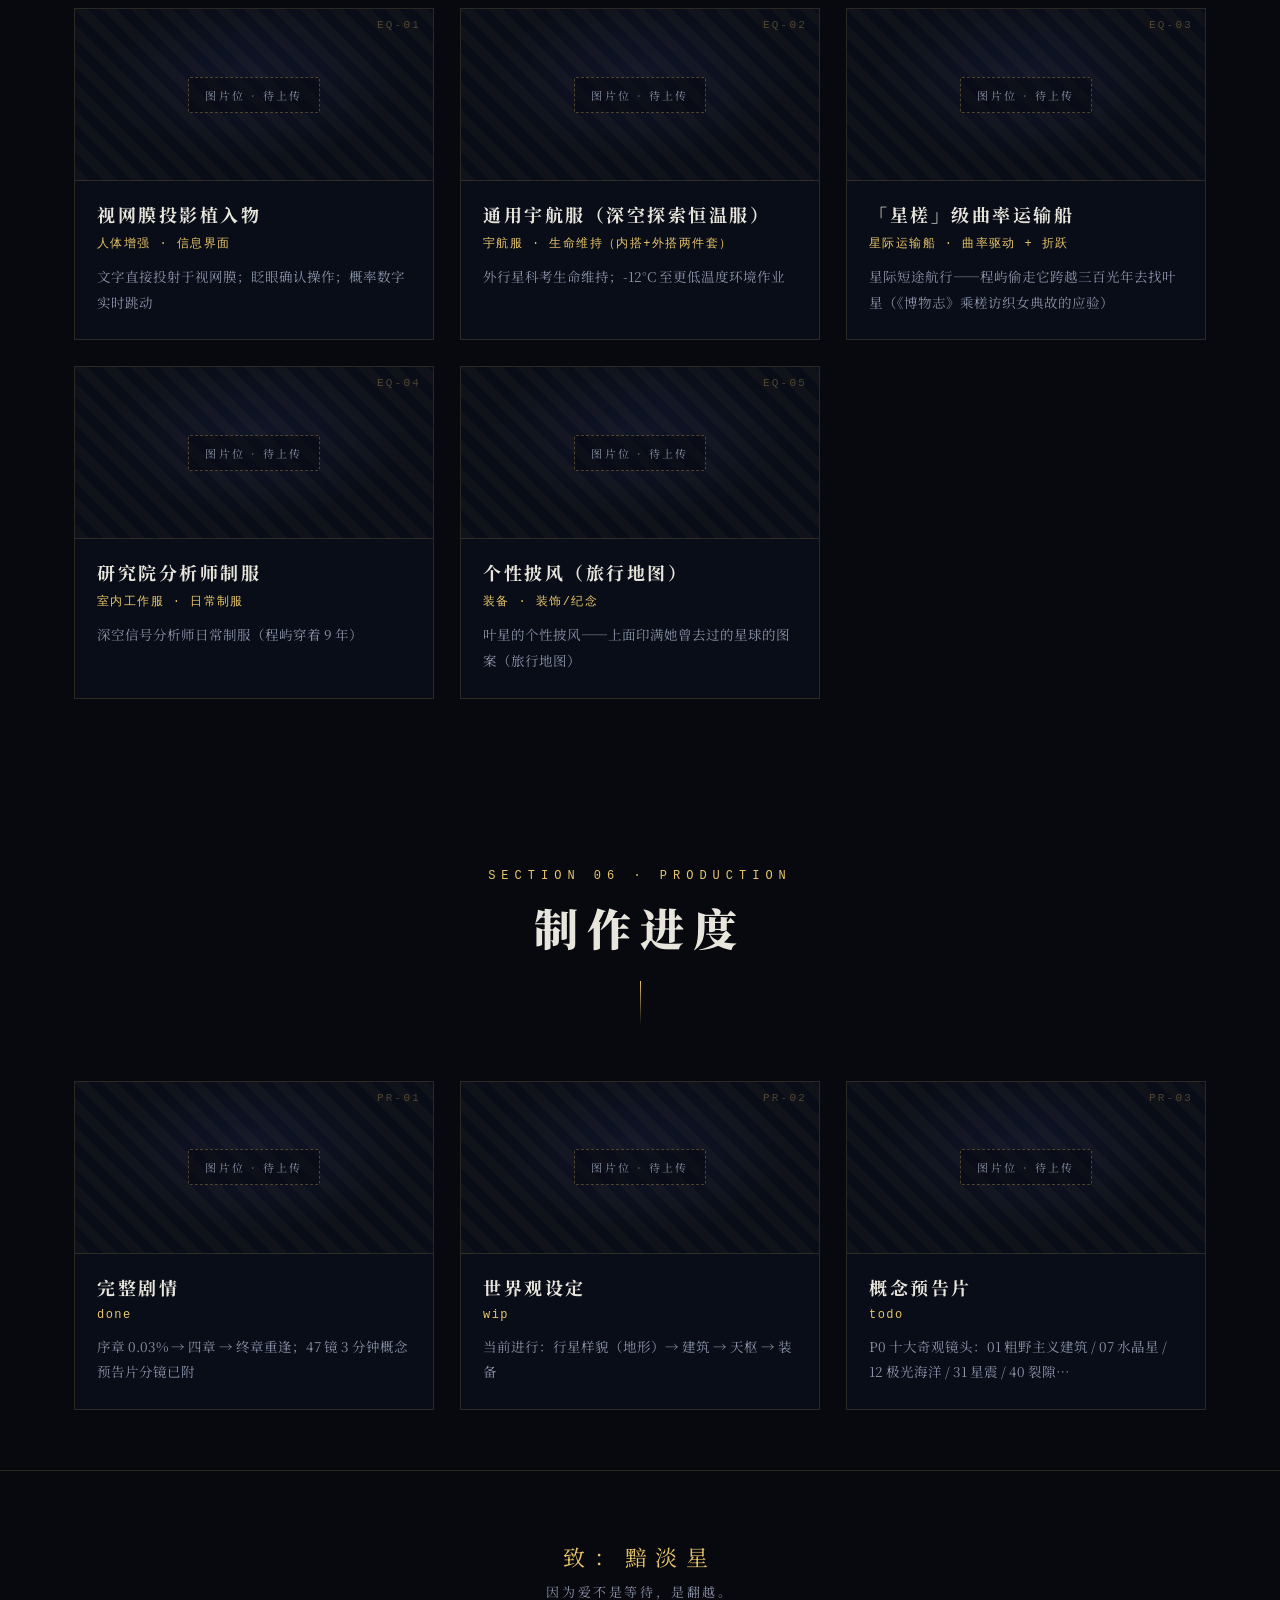
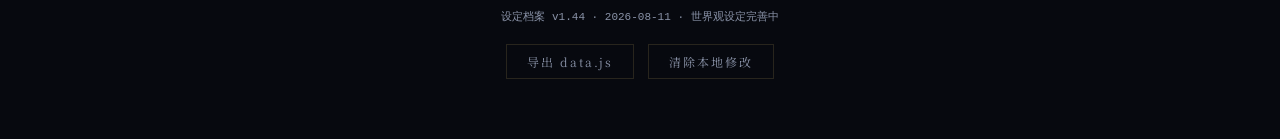
<file: v1-preview.html>
<!DOCTYPE html>
<html lang="zh-CN">
<head>
<meta charset="UTF-8">
<meta name="viewport" content="width=device-width, initial-scale=1.0">
<title>《致：黯淡星》官方设定站 · v1</title>
<link rel="preconnect" href="https://fonts.googleapis.com">
<link href="https://fonts.googleapis.com/css2?family=Noto+Serif+SC:wght@400;600;900&display=swap" rel="stylesheet">
<style>
/* ============================================================
   星图档案 · 设计系统 v1 —— 数据源 data/data.js（window.ZDAX_DATA）
   ============================================================ */
:root{
  --ink:#07090f;          /* 深空墨黑 */
  --deep:#0b1220;         /* 星云深蓝黑 */
  --gold:#e8c56a;         /* 档案纸金（天权/裂隙/主题色）*/
  --gold-line:#d8b86a;    /* 描金星图线 */
  --gold-dim:rgba(232,197,106,.30);
  --text:#e8e6dc;         /* 星雾白 */
  --text-sub:#8a93a8;     /* 灰蓝次级文字 */
  --line:rgba(216,184,106,.16);
  --route:#7fd9a8;        /* 叶星探索路线绿 */
  --danger:#e06c5a;
  --serif:"Noto Serif SC","SimSun","STSong",Georgia,serif;
  --mono:Consolas,"Courier New",monospace;
}
*{margin:0;padding:0;box-sizing:border-box}
html{scroll-behavior:smooth}
body{
  background:var(--ink);
  color:var(--text);
  font-family:var(--serif);
  overflow-x:hidden;
}

/* ---------- 星空背景 ---------- */
#space{position:fixed;inset:0;z-index:0;pointer-events:none}
.nebula{position:fixed;inset:0;z-index:0;pointer-events:none;
  background:
    radial-gradient(38% 30% at 78% 18%, rgba(64,80,140,.16), transparent 70%),
    radial-gradient(30% 26% at 16% 70%, rgba(140,80,64,.12), transparent 70%),
    radial-gradient(22% 18% at 55% 88%, rgba(120,90,180,.10), transparent 70%);
}

/* ---------- 分类导航（下滑浮现） ---------- */
#nav{
  position:fixed;top:0;left:0;right:0;z-index:50;
  display:flex;justify-content:center;gap:6px;
  padding:14px 20px;
  background:linear-gradient(180deg, rgba(7,9,15,.92), rgba(7,9,15,.72) 80%, transparent);
  backdrop-filter:blur(8px);
  transform:translateY(-110%);
  transition:transform .6s cubic-bezier(.22,.8,.24,1);
}
#nav.show{transform:translateY(0)}
#nav a{
  color:var(--text-sub);text-decoration:none;font-size:14px;
  padding:7px 16px;border:1px solid transparent;border-radius:2px;
  letter-spacing:.12em;transition:all .35s;white-space:nowrap;
}
#nav a:hover{color:var(--gold);border-color:var(--gold-dim);background:rgba(232,197,106,.06)}
#nav a.active{color:var(--gold);border-color:var(--gold-dim)}
#nav .nav-home{margin-right:14px;color:var(--gold);font-weight:600;letter-spacing:.2em}

/* ---------- 封面 ---------- */
#hero{
  position:relative;z-index:1;min-height:100vh;
  display:flex;flex-direction:column;align-items:center;justify-content:center;
  text-align:center;padding:0 20px;
}
.hero-fade{opacity:0;transform:translateY(26px);animation:heroIn 1.2s cubic-bezier(.22,.8,.24,1) forwards}
.hero-fade.d1{animation-delay:.15s}.hero-fade.d2{animation-delay:.42s}
.hero-fade.d3{animation-delay:.7s}.hero-fade.d4{animation-delay:1s}
@keyframes heroIn{to{opacity:1;transform:translateY(0)}}
.hero-star{
  font-family:var(--mono);font-size:12px;letter-spacing:.5em;color:var(--gold);
  margin-bottom:26px;text-transform:uppercase;
}
.hero-star::before,.hero-star::after{content:"✦";margin:0 18px;color:var(--gold-line);font-size:10px}
#hero h1{
  font-size:clamp(52px,9vw,104px);font-weight:900;letter-spacing:.14em;
  color:var(--text);text-shadow:0 0 46px rgba(232,197,106,.22);
}
#hero .tagline{
  margin-top:22px;font-size:clamp(17px,2.4vw,24px);color:var(--gold);
  letter-spacing:.3em;font-weight:400;
}
#hero .sub{
  margin-top:14px;font-size:13px;color:var(--text-sub);letter-spacing:.18em;
}
.scroll-hint{
  position:absolute;bottom:36px;left:50%;transform:translateX(-50%);
  display:flex;flex-direction:column;align-items:center;gap:8px;
  color:var(--text-sub);font-size:12px;letter-spacing:.3em;
  animation:heroIn 1.2s 1.3s cubic-bezier(.22,.8,.24,1) both;
}
.scroll-hint .arrow{
  width:22px;height:36px;border:1.5px solid var(--gold-dim);border-radius:12px;
  display:flex;justify-content:center;padding-top:7px;
}
.scroll-hint .arrow i{
  width:3px;height:8px;border-radius:2px;background:var(--gold);
  animation:drip 1.8s ease-in-out infinite;
}
@keyframes drip{0%{transform:translateY(0);opacity:1}70%{transform:translateY(12px);opacity:0}100%{transform:translateY(0);opacity:0}}

/* ---------- 板块通用 ---------- */
section.panel{position:relative;z-index:1;max-width:1180px;margin:0 auto;padding:110px 24px 60px}
.panel-head{text-align:center;margin-bottom:56px}
.panel-head .idx{font-family:var(--mono);font-size:12px;color:var(--gold);letter-spacing:.5em;display:block;margin-bottom:12px}
.panel-head h2{font-size:clamp(28px,4vw,44px);letter-spacing:.2em;font-weight:900}
.panel-head .rule{width:1px;height:44px;margin:22px auto 0;background:linear-gradient(var(--gold),transparent)}
.reveal{opacity:0;transform:translateY(30px);transition:opacity .9s cubic-bezier(.22,.8,.24,1),transform .9s cubic-bezier(.22,.8,.24,1)}
.reveal.in{opacity:1;transform:translateY(0)}

/* ============================================================
   星系板块 · 星图
   ============================================================ */
#galaxy{max-width:1320px}
.starmap-wrap{position:relative}
#starmap{
  position:relative;width:min(1080px,100%);aspect-ratio:1000/760;margin:0 auto;
  border:1px solid var(--line);
  background:
    radial-gradient(46% 40% at 50% 50%, rgba(232,197,106,.07), transparent 70%),
    radial-gradient(60% 55% at 30% 30%, rgba(64,80,140,.10), transparent 70%),
    var(--deep);
  overflow:hidden;
}
#starmap::before{
  content:"ZDR-1 · 风扰星域 · 天鹅座方向 · J2000.0";position:absolute;top:10px;left:14px;
  font-family:var(--mono);font-size:11px;color:var(--text-sub);letter-spacing:.14em;z-index:5;
}
#starmap::after{content:"RA 20h15m · DEC +38°30′";position:absolute;bottom:10px;right:14px;
  font-family:var(--mono);font-size:11px;color:var(--text-sub);letter-spacing:.14em;z-index:5;}
#starmap svg{position:absolute;inset:0;width:100%;height:100%}
#starmap svg .ring{fill:none;stroke:var(--gold-dim);stroke-width:1;stroke-dasharray:3 7}
#starmap svg .ring-lbl{fill:var(--text-sub);font-family:var(--mono);font-size:11px;letter-spacing:.15em}
#starmap svg .route{
  fill:none;stroke:var(--route);stroke-width:1.6;stroke-dasharray:7 6;opacity:.75;
  animation:routeFlow 3.4s linear infinite;
}
@keyframes routeFlow{to{stroke-dashoffset:-13}}
#starmap svg .route-lbl{fill:var(--route);font-family:var(--mono);font-size:11px}

/* 天权核心 */
#core{
  position:absolute;left:50%;top:50%;transform:translate(-50%,-50%);
  width:150px;height:150px;z-index:4;cursor:pointer;
}
#core .ball{
  position:absolute;inset:0;border-radius:50%;
  background:radial-gradient(circle at 34% 30%, #ffe9a8, var(--gold) 34%, #c96f3a 68%, #7a2f22 100%);
  box-shadow:0 0 60px rgba(232,197,106,.55), 0 0 140px rgba(201,111,58,.35), inset -14px -18px 40px rgba(60,15,10,.75);
  animation:corePulse 5s ease-in-out infinite;
}
#core .fade-rim{position:absolute;inset:-16px;border-radius:50%;border:1px dashed rgba(232,197,106,.4);animation:spin 60s linear infinite}
@keyframes corePulse{0%,100%{transform:scale(1);filter:brightness(1)}50%{transform:scale(1.045);filter:brightness(1.14)}}
@keyframes spin{to{transform:rotate(360deg)}}
#core .name{
  position:absolute;left:50%;bottom:-34px;transform:translateX(-50%);
  font-size:15px;letter-spacing:.3em;color:var(--gold);white-space:nowrap;
  text-shadow:0 0 14px rgba(232,197,106,.5);
}
#core .sub{position:absolute;left:50%;bottom:-56px;transform:translateX(-50%);
  font-size:11px;color:var(--text-sub);letter-spacing:.18em;white-space:nowrap;font-family:var(--mono)}

/* 恒星系统节点 */
.sys{position:absolute;z-index:3;transform:translate(-50%,-50%)}
.sys-star{
  position:absolute;left:50%;top:50%;transform:translate(-50%,-50%);
  border-radius:50%;
}
.sys-star-lbl{
  position:absolute;left:50%;top:calc(50% + 20px);transform:translateX(-50%);
  font-size:11px;color:var(--text-sub);letter-spacing:.15em;white-space:nowrap;
  opacity:0;transition:opacity .4s;
}
.sys:hover .sys-star-lbl{opacity:1}
.orbit{
  position:absolute;left:50%;top:50%;transform:translate(-50%,-50%);
  border:1px dashed rgba(216,184,106,.25);border-radius:50%;
}
.planet-wrap{
  position:absolute;left:50%;top:50%;width:100%;height:100%;
  animation:orbitSpin var(--period,24s) linear infinite;
}
@keyframes orbitSpin{from{transform:rotate(0)}to{transform:rotate(360deg)}}
.planet{position:absolute;left:50%;top:0;transform:translate(-50%,-50%);cursor:pointer;z-index:6}
.planet img{
  display:block;border-radius:50%;object-fit:cover;
  transition:transform .45s cubic-bezier(.22,.8,.24,1), box-shadow .45s;
}
.planet .glow{
  position:absolute;inset:-30%;border-radius:50%;pointer-events:none;
  background:radial-gradient(circle, var(--glow,rgba(232,197,106,.28)), transparent 68%);
  opacity:.55;transition:opacity .45s;
}
.planet .name{
  position:absolute;left:50%;top:calc(100% + 14px);transform:translate(-50%,6px);
  font-size:14px;letter-spacing:.24em;white-space:nowrap;color:var(--text);
  text-shadow:0 0 12px rgba(0,0,0,.9);opacity:0;transition:opacity .4s,transform .4s;
}
.planet .name small{display:block;text-align:center;font-size:10px;color:var(--text-sub);letter-spacing:.1em;margin-top:3px}
.planet:hover img{transform:translate(-50%,-50%) scale(1.22)}
.planet:hover .glow{opacity:1}
.planet:hover .name{opacity:1;transform:translate(-50%,0)}

/* 移动端：星图缩为列表 */
.planet-list{display:none}

/* ---------- 风扰星域档案条 ---------- */
.region-card{
  max-width:1080px;margin:34px auto 0;border:1px solid var(--line);
  border-left:3px solid var(--gold);background:rgba(11,18,32,.6);
  padding:26px 32px;position:relative;cursor:pointer;
  transition:border-color .4s, box-shadow .4s;
}
.region-card:hover{border-color:var(--gold-dim);box-shadow:0 0 26px rgba(232,197,106,.08)}
.region-card h3{font-size:20px;letter-spacing:.26em;color:var(--gold);margin-bottom:4px}
.region-card .rc-sub{font-family:var(--mono);font-size:12px;color:var(--text-sub);letter-spacing:.14em;margin-bottom:16px}
.region-card .rc-grid{display:grid;grid-template-columns:repeat(4,1fr);gap:14px}
.region-card .rc-item .k{font-size:11px;color:var(--text-sub);letter-spacing:.16em;margin-bottom:5px}
.region-card .rc-item .v{font-size:14px;line-height:1.7;color:var(--text)}
.region-card .rc-item .rc-danger{color:var(--danger)}

/* ---------- 其余板块 · 卡片 ---------- */
.cards{
  display:grid;grid-template-columns:repeat(auto-fill,minmax(300px,1fr));gap:26px;
}
.card{
  border:1px solid var(--line);background:rgba(11,18,32,.55);
  overflow:hidden;cursor:pointer;position:relative;
  transition:transform .5s cubic-bezier(.22,.8,.24,1), border-color .5s, box-shadow .5s;
}
.card:hover{transform:translateY(-7px);border-color:var(--gold-dim);box-shadow:0 16px 44px rgba(0,0,0,.5), 0 0 26px rgba(232,197,106,.08)}
.card .img-slot{
  height:172px;border-bottom:1px solid var(--line);position:relative;
  display:flex;align-items:center;justify-content:center;overflow:hidden;
  background:
    repeating-linear-gradient(45deg, rgba(216,184,106,.035) 0 10px, transparent 10px 20px),
    radial-gradient(60% 70% at 50% 40%, rgba(64,80,140,.14), transparent 70%);
}
.card .img-slot .ph{
  font-size:11px;color:var(--text-sub);letter-spacing:.22em;
  border:1px dashed var(--gold-dim);border-radius:2px;padding:9px 16px;
  background:rgba(7,9,15,.5);
}
.card .img-slot img{width:100%;height:100%;object-fit:cover;display:block}
.card .body{padding:20px 22px 24px}
.card .body h4{font-size:18px;letter-spacing:.14em;margin-bottom:8px}
.card .body .tag{font-size:12px;color:var(--gold);letter-spacing:.12em;margin-bottom:12px;font-family:var(--mono)}
.card .body p{font-size:13.5px;color:var(--text-sub);line-height:1.9;display:-webkit-box;-webkit-line-clamp:4;-webkit-box-orient:vertical;overflow:hidden}
.card .corner{position:absolute;top:10px;right:12px;font-family:var(--mono);font-size:11px;color:var(--gold-dim);letter-spacing:.2em}
.card.tianshu-card{grid-column:1/-1;display:grid;grid-template-columns:340px 1fr}
.card.tianshu-card .img-slot{height:100%;border-bottom:none;border-right:1px solid var(--line);min-height:240px}

/* ---------- 详情模态 ---------- */
.modal-mask{
  position:fixed;inset:0;z-index:100;background:rgba(3,4,8,.78);backdrop-filter:blur(6px);
  display:flex;align-items:center;justify-content:center;padding:24px;
  opacity:0;pointer-events:none;transition:opacity .4s;
}
.modal-mask.open{opacity:1;pointer-events:auto}
.modal{
  width:min(920px,100%);max-height:90vh;overflow-y:auto;
  background:linear-gradient(180deg,#0c1322,#0a0f1a);
  border:1px solid var(--gold-dim);box-shadow:0 30px 90px rgba(0,0,0,.75), 0 0 50px rgba(232,197,106,.08);
  transform:translateY(26px);transition:transform .5s cubic-bezier(.22,.8,.24,1);
  position:relative;
}
.modal-mask.open .modal{transform:translateY(0)}
.modal .m-close{
  position:absolute;top:14px;right:18px;z-index:5;background:none;border:none;cursor:pointer;
  color:var(--text-sub);font-size:24px;line-height:1;transition:color .3s;
}
.modal .m-close:hover{color:var(--gold)}
.modal .m-edit{
  position:absolute;top:16px;right:56px;z-index:5;background:none;cursor:pointer;
  color:var(--text-sub);font-size:12px;letter-spacing:.14em;
  border:1px solid var(--line);padding:5px 14px;transition:all .3s;
}
.modal .m-edit:hover{color:var(--gold);border-color:var(--gold-dim)}
.modal .m-head{padding:34px 38px 0}
.modal .m-head .m-idx{font-family:var(--mono);font-size:11px;color:var(--gold);letter-spacing:.4em}
.modal .m-head h3{font-size:30px;letter-spacing:.18em;margin:8px 0 6px}
.modal .m-head .m-tag{font-size:13px;color:var(--text-sub);letter-spacing:.1em;line-height:1.8}
.modal .m-body{padding:26px 38px 38px;display:grid;grid-template-columns:minmax(220px,280px) 1fr;gap:30px}
.modal .m-img{
  border:1px dashed var(--gold-dim);min-height:220px;border-radius:2px;position:relative;
  display:flex;align-items:center;justify-content:center;overflow:hidden;
  background:radial-gradient(60% 70% at 50% 40%, rgba(64,80,140,.14), transparent 70%);
  align-self:start;
}
.modal .m-img img{width:100%;height:100%;object-fit:cover;position:absolute;inset:0}
.modal .m-img .up-hint{
  position:relative;z-index:2;text-align:center;color:var(--text-sub);font-size:12px;letter-spacing:.14em;
}
.modal .m-img .up-hint .ic{font-size:26px;color:var(--gold-dim);display:block;margin-bottom:8px}
.modal .m-img input[type=file]{position:absolute;inset:0;opacity:0;cursor:pointer;z-index:3}
.modal .m-img .rm-btn{position:absolute;bottom:8px;right:8px;z-index:4;font-size:11px;color:var(--text-sub);
  background:rgba(7,9,15,.8);border:1px solid var(--line);padding:4px 10px;cursor:pointer;display:none}
.modal .m-img.has .rm-btn{display:block}
.modal .m-img.has .up-hint{opacity:0;transition:opacity .3s}
.modal .m-img.has:hover .up-hint{opacity:1;background:rgba(7,9,15,.55);position:absolute;inset:0;display:flex;align-items:center;justify-content:center;flex-direction:column}
.modal .m-fields{font-size:14px;line-height:1.9}
.modal .m-fields .row{margin-bottom:16px}
.modal .m-fields .k{font-family:var(--mono);font-size:11px;color:var(--gold);letter-spacing:.2em;display:block;margin-bottom:4px}
.modal .m-fields .v{color:var(--text);white-space:pre-wrap}
.modal .m-fields .v.sub{color:var(--text-sub);font-size:13.5px}

/* 编辑模式 */
.modal.edit-mode .m-body{display:none}
.modal .m-editform{display:none;padding:26px 38px 38px}
.modal.edit-mode .m-editform{display:block}
.modal .m-editform label{display:block;margin-bottom:16px}
.modal .m-editform .k{font-family:var(--mono);font-size:11px;color:var(--gold);letter-spacing:.2em;display:block;margin-bottom:6px}
.modal .m-editform input,.modal .m-editform textarea{
  width:100%;background:rgba(7,9,15,.6);border:1px solid var(--line);color:var(--text);
  font-family:var(--serif);font-size:13.5px;padding:9px 12px;line-height:1.7;resize:vertical;
}
.modal .m-editform input:focus,.modal .m-editform textarea:focus{outline:none;border-color:var(--gold-dim)}
.modal .m-editform .ef-actions{display:flex;gap:12px;margin-top:8px}
.modal .m-editform button{
  background:none;border:1px solid var(--gold-dim);color:var(--gold);cursor:pointer;
  font-size:13px;letter-spacing:.16em;padding:10px 26px;transition:all .3s;font-family:var(--serif);
}
.modal .m-editform button:hover{background:rgba(232,197,106,.1)}
.modal .m-editform button.ghost{border-color:var(--line);color:var(--text-sub)}
.modal .m-editform button.ghost:hover{color:var(--text);border-color:var(--text-sub)}

/* ---------- 页脚 ---------- */
footer{position:relative;z-index:1;text-align:center;padding:70px 20px 50px;border-top:1px solid var(--line)}
footer .ft-title{font-size:22px;letter-spacing:.4em;color:var(--gold)}
footer .ft-line{margin-top:10px;font-size:13px;color:var(--text-sub);letter-spacing:.2em}
footer .ft-meta{margin-top:8px;font-family:var(--mono);font-size:11px;color:var(--text-sub)}
footer .ft-actions{margin-top:20px;display:flex;gap:14px;justify-content:center}
footer .ft-actions button{
  background:none;border:1px solid var(--line);color:var(--text-sub);cursor:pointer;
  font-size:12px;letter-spacing:.16em;padding:8px 20px;transition:all .3s;font-family:var(--serif);
}
footer .ft-actions button:hover{color:var(--gold);border-color:var(--gold-dim)}
#ftDirty{color:var(--gold);font-size:11px;font-family:var(--mono);margin-top:10px;letter-spacing:.14em}

@media (max-width:820px){
  #starmap{display:none}
  .planet-list{display:grid;grid-template-columns:repeat(auto-fill,minmax(150px,1fr));gap:18px;max-width:720px;margin:0 auto}
  .planet-list .pl-item{border:1px solid var(--line);background:rgba(11,18,32,.55);padding:18px;text-align:center;cursor:pointer;transition:border-color .4s,transform .4s}
  .planet-list .pl-item:hover{border-color:var(--gold-dim);transform:translateY(-4px)}
  .planet-list .pl-item img{width:74px;height:74px;border-radius:50%;margin:0 auto 12px;display:block;object-fit:cover;box-shadow:0 0 24px var(--glow,rgba(232,197,106,.25))}
  .planet-list .pl-item .n{font-size:14px;letter-spacing:.16em}
  .card.tianshu-card{grid-template-columns:1fr}
  .modal .m-body{grid-template-columns:1fr}
  .region-card .rc-grid{grid-template-columns:repeat(2,1fr)}
  #nav{gap:2px;overflow-x:auto}
  #nav a{padding:7px 10px;font-size:12px}
}
@media (prefers-reduced-motion:reduce){
  *,*::before,*::after{animation:none!important;transition:none!important}
  .reveal{opacity:1;transform:none}
  .hero-fade{opacity:1;transform:none}
}
</style>
</head>
<body>

<canvas id="space"></canvas>
<div class="nebula"></div>

<!-- 分类导航 -->
<nav id="nav">
  <a class="nav-home" href="#hero">致：黯淡星</a>
  <a href="#galaxy" data-nav="galaxy">星系</a>
  <a href="#characters" data-nav="characters">角色档案</a>
  <a href="#buildings" data-nav="buildings">建筑设施</a>
  <a href="#tianshu" data-nav="tianshu">天枢系统</a>
  <a href="#equipment" data-nav="equipment">装备</a>
  <a href="#production" data-nav="production">制作进度</a>
</nav>

<!-- 封面 -->
<header id="hero">
  <div class="hero-star hero-fade d1">OFFICIAL SETTING ARCHIVE · 2277</div>
  <h1 class="hero-fade d2">致：黯淡星</h1>
  <div class="tagline hero-fade d3" id="heroTagline">因为爱不是等待，是翻越。</div>
  <div class="sub hero-fade d4" id="heroSub">AI 科幻改编版 · 世界观设定档案</div>
  <div class="scroll-hint">
    <span>下滑探索</span>
    <div class="arrow"><i></i></div>
  </div>
</header>

<main>
  <!-- ================= 星系板块 ================= -->
  <section class="panel" id="galaxy">
    <div class="panel-head reveal">
      <span class="idx">SECTION 01 · GALAXY</span>
      <h2>星系</h2>
      <div class="rule"></div>
    </div>

    <div class="starmap-wrap reveal">
      <div id="starmap">
        <svg viewBox="0 0 1000 760" preserveAspectRatio="xMidYMid meet">
          <circle class="ring" cx="500" cy="380" r="122"/>
          <circle class="ring" cx="500" cy="380" r="248"/>
          <circle class="ring" cx="500" cy="380" r="354"/>
          <text class="ring-lbl" x="500" y="252">×68 核心区</text>
          <text class="ring-lbl" x="500" y="126">×10 中圈</text>
          <text class="ring-lbl" x="500" y="16">×1 边缘</text>
          <path class="route" id="routePath" d=""/>
          <text class="route-lbl" id="routeLbl1" x="0" y="0">叶星探索路线</text>
          <text class="route-lbl" id="routeLbl2" x="0" y="0">· 300 光年 ·</text>
        </svg>

        <div id="core" title="天权 · 风扰星域核心">
          <div class="fade-rim"></div>
          <div class="ball"></div>
          <div class="name">天 权</div>
          <div class="sub">垂死红巨星 · 风扰星域核心</div>
        </div>
        <!-- 恒星系统节点由 JS 按 data.js 生成 -->
        <div id="sysMount"></div>
      </div>

      <div class="region-card reveal" id="regionCard"></div>
    </div>

    <div class="planet-list" id="planetList"></div>
  </section>

  <!-- ================= 其余板块 ================= -->
  <section class="panel" id="characters">
    <div class="panel-head reveal"><span class="idx">SECTION 02 · CHARACTERS</span><h2>角色档案</h2><div class="rule"></div></div>
    <div class="cards reveal" id="cards-characters"></div>
  </section>

  <section class="panel" id="buildings">
    <div class="panel-head reveal"><span class="idx">SECTION 03 · BUILDINGS</span><h2>建筑设施</h2><div class="rule"></div></div>
    <div class="cards reveal" id="cards-buildings"></div>
  </section>

  <section class="panel" id="tianshu">
    <div class="panel-head reveal"><span class="idx">SECTION 04 · TIANSHU</span><h2>天枢系统</h2><div class="rule"></div></div>
    <div class="cards reveal" id="cards-tianshu"></div>
  </section>

  <section class="panel" id="equipment">
    <div class="panel-head reveal"><span class="idx">SECTION 05 · EQUIPMENT</span><h2>装备</h2><div class="rule"></div></div>
    <div class="cards reveal" id="cards-equipment"></div>
  </section>

  <section class="panel" id="production">
    <div class="panel-head reveal"><span class="idx">SECTION 06 · PRODUCTION</span><h2>制作进度</h2><div class="rule"></div></div>
    <div class="cards reveal" id="cards-production"></div>
  </section>
</main>

<footer>
  <div class="ft-title">致：黯淡星</div>
  <div class="ft-line">因为爱不是等待，是翻越。</div>
  <div class="ft-meta" id="footMeta">设定档案 v1.27 · 世界观设定完善中</div>
  <div class="ft-actions">
    <button id="btnExport">导出 data.js</button>
    <button id="btnReset">清除本地修改</button>
  </div>
  <div id="ftDirty"></div>
</footer>

<!-- 详情模态 -->
<div class="modal-mask" id="modalMask">
  <div class="modal" id="modal">
    <button class="m-close" id="mClose">✕</button>
    <button class="m-edit" id="mEdit">✎ 编辑</button>
    <div class="m-head">
      <div class="m-idx" id="mIdx"></div>
      <h3 id="mName"></h3>
      <div class="m-tag" id="mTag"></div>
    </div>
    <div class="m-body">
      <div class="m-img" id="mImg"></div>
      <div class="m-fields" id="mFields"></div>
    </div>
    <div class="m-editform" id="mEditForm"></div>
  </div>
</div>

<!-- 数据源（发布时 v= 版本号 +1 防缓存） -->
<script src="data/data.js?v=28"></script>
<script>
"use strict";
/* ============================================================
   《致：黯淡星》设定站 v1 —— 星图档案
   数据源：window.ZDAX_DATA（data/data.js）
   本地修改：localStorage["zdax-overrides"] 覆盖 → 可导出 data.js
   ============================================================ */

/* ---------- 数据层 ---------- */
const RAW = window.ZDAX_DATA;
const OV_KEY = "zdax-overrides";
const ov = () => { try{ return JSON.parse(localStorage.getItem(OV_KEY)||"{}") }catch(e){ return {} } };
const ovSave = o => localStorage.setItem(OV_KEY, JSON.stringify(o));
function secData(section){
  const base = RAW[section];
  const o = ov()[section] || {};
  if(Array.isArray(base)) return base.map(x => Object.assign({}, x, o[x.id]||{}));
  return Object.assign({}, base, o[base.id]||{});
}
function saveEntity(section, entity){
  const o = ov(); o[section] = o[section] || {}; o[section][entity.id] = entity; ovSave(o);
  refreshAll();
}
function isDirty(){ return !!localStorage.getItem(OV_KEY) }

/* ---------- 字段定义（详情 + 编辑共用） ---------- */
const FIELD_DEFS = {
  character: [["age","年龄"],["role","身份"],["appearance","外貌",1],["personality","性格",1],["story","背景故事",2],["lines","名台词",2],["equipment","装备",1],["note","备注",1]],
  planet:    [["coords","宇宙坐标"],["diameter","直径 (km)"],["temp_avg","平均气温 (K)"],["temp_day","白日 (K)"],["temp_night","夜晚 (K)"],["gravity","重力",1],["surface","地表构成",1],["atmosphere","大气成分",2],["magnet","磁场",1],["terrain","地形地貌",1],["note","世界观备注",2]],
  region:    [["reg_type","类型"],["epoch","历元"],["ra","赤经"],["dec","赤纬"],["constellation","星座方向"],["dist_ly","距离"],["size_deg","角直径"],["radius_ly","半径"],["appmag_v","视星等"],["absmag_v","绝对星等"],["core","核心天体",1],["members","成员天体",1],["time_dilation","时间膨胀",1],["danger","危险等级"],["names","别名"],["note","备注",2]],
  building:  [["location","位置"],["material","材料",1],["appearance","外观",1],["signs","标语",1],["size","尺寸结构",2],["levels","楼层布局",2],["function","功能"],["energy","能源",1],["summary_ext","外部形象（长文）",2],["summary_int","内部空间（长文）",2],["note","备注",2]],
  tianshu:   [["class","定位"],["timeline","时间线",2],["appearance","外观",1],["principle","原理",2],["ability","能力",1],["voice","声音"],["laws","核心法则",2],["hidden_directive","-1 隐藏指令",2],["awakening","觉醒轨迹",2],["structure","结构层次",2],["forms","形态"],["note","备注",2]],
  equipment: [["type","类型"],["purpose","用途",1],["appearance","外观",1],["specs","规格"],["note","备注",1]],
  production:[["status","状态"],["note","说明",1]]
};
const SEC_LABEL = {characters:"角色",planets:"星球",buildings:"建筑",tianshu:"天枢",equipment:"装备",production:"制作"};
const SEC_IDX   = {characters:"CH",buildings:"BD",tianshu:"TS",equipment:"EQ",production:"PR"};

/* 行星 → 星图坐标 / 纹理类型 / 短注 / 恒星说明（按设定硬编码布局） */
const SYS_MAP = {
  yinghuo:  {x:110,y:114, tex:"rocky", short:"研究院所在 · 主舞台", star:"太阳 · 太阳系", starCss:"radial-gradient(circle at 38% 34%, #fff7d8, #ffd86a 45%, #c98a2a 100%)", starGlow:"0 0 22px rgba(255,216,106,.8),0 0 60px rgba(255,216,106,.35)", starW:26, starH:26, orbitW:130, orbitH:130, period:26, size:44},
  shuijing: {x:760,y:182, tex:"crystal", short:"瑶光星系 · 第三行星", star:"瑶光 · K 型橙矮星", starCss:"radial-gradient(circle at 38% 34%, #ffe6c8, #ffb066 50%, #b06a2a 100%)", starGlow:"0 0 16px rgba(255,176,102,.75),0 0 46px rgba(255,176,102,.3)", starW:20, starH:20, orbitW:118, orbitH:118, period:20, size:40},
  shuangri: {x:790,y:471, tex:"desert", short:"赭缥双星 · 偏心轨道", star:"赭（K 冷星）· 缥（B 热星）", starCss:null, starGlow:null, starW:18, starH:18, orbitW:132, orbitH:132, period:30, size:42, dual:true},
  jiguang:  {x:210,y:479, tex:"ocean", short:"天璇星系 · 第二行星", star:"天璇 · G 型类太阳", starCss:"radial-gradient(circle at 38% 34%, #fff8e0, #ffe08a 48%, #c08028 100%)", starGlow:"0 0 20px rgba(255,224,138,.8),0 0 54px rgba(255,224,138,.32)", starW:22, starH:22, orbitW:112, orbitH:112, period:18, size:38},
  fengbao:  {x:240,y:198, tex:"volcanic", short:"渊的第三卫星 · 潮汐锁定", star:"渊 · 气态巨行星（玉衡星系）", starCss:"radial-gradient(circle at 36% 32%, #ffb890, #d85a32 55%, #6a1a10 100%)", starGlow:"0 0 28px rgba(216,90,50,.7),0 0 70px rgba(216,90,50,.3)", starW:46, starH:46, orbitW:100, orbitH:100, period:12, size:34}
};
const PAL_GLOW = id => (SYS_MAP[id] ? SYS_MAP[id] : null);

/* ---------- 工具 ---------- */
const $ = s => document.querySelector(s);
const esc = s => String(s==null?"":s).replace(/&/g,"&amp;").replace(/</g,"&lt;").replace(/>/g,"&gt;").replace(/"/g,"&quot;");
function trunc(s,n){ s = String(s||"").replace(/\n+/g," "); return s.length>n ? s.slice(0,n)+"…" : s; }
function hex2rgb(h){h=(h||"#888888").replace("#","");return [parseInt(h.slice(0,2),16),parseInt(h.slice(2,4),16),parseInt(h.slice(4,6),16)]}
function mix(a,b,t){return a.map((v,i)=>Math.round(v+(b[i]-v)*t))}
function css(c){return `rgb(${c[0]},${c[1]},${c[2]})`}

/* ---------- 行星程序化纹理 ---------- */
const texCache = {};
function planetTex(p){
  if(p.img) return p.img;
  if(texCache[p.id]) return texCache[p.id];
  const t = (PAL_GLOW[p.id]||{}).tex || "rocky";
  const [c1,c2,c3] = (p.palette||["#888","#555","#aaa"]).map(hex2rgb);
  const cv = document.createElement("canvas"); cv.width = cv.height = 160;
  const g = cv.getContext("2d");
  const grad = g.createRadialGradient(56,52,8, 80,80,86);
  grad.addColorStop(0, css(mix(c3,[255,255,255],0.45)));
  grad.addColorStop(0.42, css(c1));
  grad.addColorStop(1, css(mix(c2,[0,0,0],0.25)));
  g.fillStyle = grad; g.fillRect(0,0,160,160);
  g.globalAlpha = 0.5;
  const R = () => Math.random();
  if(t==="rocky"){
    for(let i=0;i<90;i++){ const x=R()*160,y=R()*160,r=3+R()*14;
      g.fillStyle = css(mix(c1, R()<0.5?c2:c3, 0.3+R()*0.7)); g.globalAlpha = 0.12+R()*0.3;
      g.beginPath();g.arc(x,y,r,0,7);g.fill(); }
    for(let i=0;i<10;i++){ g.globalAlpha=0.16;g.strokeStyle=css(c2);g.lineWidth=1+R();
      g.beginPath();g.moveTo(R()*160,R()*160); g.quadraticCurveTo(R()*160,R()*160,R()*160,R()*160);g.stroke(); }
  } else if(t==="crystal"){
    for(let i=0;i<26;i++){ const cx=R()*160, cy=R()*160;
      g.fillStyle = css(mix(c3,[255,255,255],R()*0.7)); g.globalAlpha = 0.14+R()*0.22;
      g.beginPath();
      for(let k=0;k<3;k++){ const a=k/3*Math.PI*2+R()*0.8, rr=6+R()*18;
        const px=cx+Math.cos(a)*rr, py=cy+Math.sin(a)*rr; k?g.lineTo(px,py):g.moveTo(px,py); }
      g.closePath();g.fill(); }
  } else if(t==="desert"){
    for(let i=0;i<30;i++){ const y=R()*160;
      g.strokeStyle = css(mix(c3,c2,R()*0.8)); g.globalAlpha=0.10+R()*0.2; g.lineWidth=1+R()*2.4;
      g.beginPath(); g.moveTo(0,y);
      for(let x=20;x<=160;x+=20){ g.lineTo(x, y+Math.sin(x*0.16+i)*5); } g.stroke(); }
  } else if(t==="ocean"){
    for(let i=0;i<24;i++){ const y=R()*160;
      const gr = g.createLinearGradient(0,y,160,y);
      const col = R()<0.5?[95,220,201]:[150,110,220];
      gr.addColorStop(0,`rgba(${col},0)`);gr.addColorStop(0.5,`rgba(${col},${0.16+R()*0.2})`);gr.addColorStop(1,`rgba(${col},0)`);
      g.fillStyle=gr;g.globalAlpha=0.8;g.fillRect(0,y-2-R()*5,160,3+R()*8); }
  } else if(t==="volcanic"){
    for(let i=0;i<40;i++){ const x=R()*160,y=R()*160,r=2+R()*9;
      g.fillStyle = css(mix(c1, R()<0.3?[255,220,120]:c2, R()*0.8)); g.globalAlpha = 0.14+R()*0.3;
      g.beginPath();g.arc(x,y,r,0,7);g.fill(); }
  } else if(t==="giant"){
    for(let i=0;i<14;i++){ const y=R()*160, h=2+R()*9;
      g.fillStyle = css(mix(c1, R()<0.5?c2:[255,240,200], R()*0.75)); g.globalAlpha=0.1+R()*0.22;g.fillRect(0,y,160,h); }
  }
  g.globalAlpha=1;
  const edge = g.createRadialGradient(80,80,70, 80,80,86);
  edge.addColorStop(0,"rgba(0,0,0,0)");edge.addColorStop(1,"rgba(0,0,0,0.42)");
  g.fillStyle=edge;g.fillRect(0,0,160,160);
  texCache[p.id] = cv.toDataURL();
  return texCache[p.id];
}

/* ---------- 星空粒子背景 ---------- */
(function(){
  const cv = document.getElementById("space"), g = cv.getContext("2d");
  let W,H,stars=[],meteors=[],raf;
  const reduced = matchMedia("(prefers-reduced-motion: reduce)").matches;
  function resize(){
    W = cv.width = innerWidth; H = cv.height = innerHeight;
    stars = [];
    const n = Math.min(340, Math.floor(W*H/4200));
    for(let i=0;i<n;i++){
      stars.push({x:Math.random()*W, y:Math.random()*H, r:Math.random()*1.3+0.2,
        a:Math.random()*0.7+0.15, tw:Math.random()*Math.PI*2, sp:Math.random()*0.16+0.02});
    }
    if(reduced) draw();
  }
  function draw(){
    g.clearRect(0,0,W,H);
    for(const s of stars){
      const tw = reduced ? 1 : 0.72 + 0.28*Math.sin(s.tw + performance.now()/1400);
      g.globalAlpha = s.a*tw;
      g.fillStyle = "#e8e6dc";
      g.beginPath();g.arc(s.x,s.y,s.r,0,7);g.fill();
    }
    for(const m of meteors){
      g.globalAlpha = m.life;
      const grad = g.createLinearGradient(m.x,m.y,m.x-m.vx*14,m.y-m.vy*14);
      grad.addColorStop(0,"#fff");grad.addColorStop(1,"rgba(255,255,255,0)");
      g.strokeStyle = grad;g.lineWidth = 1.2;
      g.beginPath();g.moveTo(m.x,m.y);g.lineTo(m.x-m.vx*14,m.y-m.vy*14);g.stroke();
    }
    g.globalAlpha = 1;
  }
  function step(){
    for(const s of stars){ s.y += s.sp; s.x -= s.sp*0.25; if(s.y>H+2){s.y=-2;s.x=Math.random()*W} if(s.x<-2){s.x=W+2} }
    if(Math.random()<0.004 && meteors.length<2){
      meteors.push({x:Math.random()*W*0.8+W*0.1, y:Math.random()*H*0.3, vx:-(3+Math.random()*3), vy:(2.2+Math.random()*2), life:1});
    }
    for(const m of meteors){ m.x+=m.vx; m.y+=m.vy; m.life-=0.016; }
    meteors = meteors.filter(m=>m.life>0);
    draw();
    raf = requestAnimationFrame(step);
  }
  resize();
  addEventListener("resize",resize);
  if(!reduced) raf = requestAnimationFrame(step);
})();

/* ---------- 星图：恒星系统节点 ---------- */
function renderStarmap(){
  const mount = document.getElementById("sysMount");
  mount.innerHTML = "";
  const planets = secData("planets");
  const routePts = {};
  for(const p of planets){
    const m = SYS_MAP[p.id];
    if(!m) continue;
    routePts[p.id] = [m.x, m.y];
    const sys = document.createElement("div");
    sys.className = "sys";
    sys.style.left = m.x/10 + "%";
    sys.style.top  = m.y/7.6 + "%";
    let starHtml = "";
    if(m.dual){
      starHtml = `
        <div class="sys-star" style="width:${m.starW}px;height:${m.starH}px;left:calc(50% - 12px);background:radial-gradient(circle at 38% 34%, #ffd0b0, #e07840 55%, #8a3018 100%);box-shadow:0 0 15px rgba(224,120,64,.75),0 0 44px rgba(224,120,64,.3)"></div>
        <div class="sys-star" style="width:${m.starW}px;height:${m.starH}px;left:calc(50% + 12px);background:radial-gradient(circle at 38% 34%, #d8e8ff, #6f9fd8 55%, #284878 100%);box-shadow:0 0 18px rgba(111,159,216,.8),0 0 50px rgba(111,159,216,.35)"></div>`;
    } else {
      starHtml = `<div class="sys-star" style="width:${m.starW}px;height:${m.starH}px;background:${m.starCss};box-shadow:${m.starGlow}"></div>`;
    }
    const glow = `rgba(${hex2rgb((p.palette||["#888"])[0]).join(",")},.3)`;
    sys.innerHTML = `
      ${starHtml}
      <div class="sys-star-lbl">${m.star}</div>
      <div class="orbit" style="width:${m.orbitW}px;height:${m.orbitH}px">
        <div class="planet-wrap" style="--period:${m.period}s">
          <div class="planet" data-id="${p.id}" style="--glow:${glow}">
            <img src="${planetTex(p)}" width="${m.size}" height="${m.size}" alt="${esc(p.name)}">
            <div class="glow"></div>
            <div class="name">${esc(p.name)}<small>${esc(m.short)}</small></div>
          </div>
        </div>
      </div>`;
    mount.appendChild(sys);
  }
  // 探索路线
  const order = ["yinghuo","shuijing","shuangri","jiguang","fengbao"];
  const path = document.getElementById("routePath");
  path.setAttribute("d", order.map((id,i)=> (i?"L":"M")+routePts[id][0]+","+routePts[id][1]).join(" ") + " L500,380");
  const a=routePts.yinghuo, b=routePts.shuijing;
  document.getElementById("routeLbl1").setAttribute("x", (a[0]+b[0])/2-52);
  document.getElementById("routeLbl1").setAttribute("y", (a[1]+b[1])/2-10);
  document.getElementById("routeLbl2").setAttribute("x", (a[0]+b[0])/2+8);
  document.getElementById("routeLbl2").setAttribute("y", (a[1]+b[1])/2+12);
  // 绑定点击
  mount.querySelectorAll(".planet").forEach(el=>{
    el.addEventListener("click",()=>openDetail("planets", el.dataset.id));
  });
}

/* ---------- 风扰星域档案条 ---------- */
function renderRegionCard(){
  const regions = secData("planets").filter(p=>p.kind==="region");
  const r = regions[0];
  const el = document.getElementById("regionCard");
  if(!r){ el.style.display="none"; return; }
  el.style.display="";
  el.innerHTML = `
    <h3>${esc(r.name)}</h3>
    <div class="rc-sub">${esc(r.tag)}</div>
    <div class="rc-grid">
      <div class="rc-item"><span class="k">核心天体</span><span class="v">${esc(r.core||"")}</span></div>
      <div class="rc-item"><span class="k">成员星系</span><span class="v">${esc(r.members||"")}</span></div>
      <div class="rc-item"><span class="k">时间膨胀</span><span class="v">${esc(r.time_dilation||"")}</span></div>
      <div class="rc-item"><span class="k">危险等级</span><span class="v rc-danger">${esc(r.danger||"")}</span></div>
    </div>`;
  el.addEventListener("click", ()=>openDetail("planets", r.id));
}

/* ---------- 移动端行星列表 ---------- */
function renderPlanetList(){
  const wrap = document.getElementById("planetList");
  wrap.innerHTML = "";
  const planets = secData("planets");
  for(const p of planets){
    const glow = `rgba(${hex2rgb((p.palette||["#888"])[0]).join(",")},.25)`;
    const it = document.createElement("div");
    it.className = "pl-item";
    it.style.setProperty("--glow", glow);
    it.innerHTML = `<img src="${planetTex(p)}" alt="${esc(p.name)}"><div class="n">${esc(p.name)}</div>`;
    it.addEventListener("click", ()=>openDetail("planets", p.id));
    wrap.appendChild(it);
  }
}

/* ---------- 卡片 ---------- */
const CARD_DESC = {
  characters: p => trunc(p.story,120),
  buildings:  p => trunc(p.summary_ext,120),
  tianshu:    p => trunc(p.note,160),
  equipment:  p => trunc(p.purpose,110),
  production: p => trunc(p.note,110)
};
const CARD_TAG = {
  characters: p => p.tag, buildings: p => p.tag, tianshu: p => "星球级中央 AI · 北斗序列之首",
  equipment: p => p.type, production: p => p.status
};
const CARD_TITLE = {
  characters: p => p.name, buildings: p => p.name, tianshu: p => p.name,
  equipment: p => p.name, production: p => p.title
};
function renderCards(){
  const secs = {characters:"cards-characters",buildings:"cards-buildings",tianshu:"cards-tianshu",equipment:"cards-equipment",production:"cards-production"};
  for(const [section, wrapId] of Object.entries(secs)){
    const wrap = document.getElementById(wrapId);
    wrap.innerHTML = "";
    const data = secData(section);
    const list = Array.isArray(data) ? data : [data];
    list.forEach((p,i)=>{
      const el = document.createElement("div");
      el.className = "card" + (section==="tianshu" ? " tianshu-card" : "");
      const imgHtml = p.img
        ? `<img src="${p.img}" alt="${esc(p.name||p.title)}">`
        : `<span class="ph">图片位 · 待上传</span>`;
      el.innerHTML = `
        <div class="img-slot">${imgHtml}</div>
        <div class="body"><h4>${esc(CARD_TITLE[section](p))}</h4><div class="tag">${esc(CARD_TAG[section](p))}</div><p>${esc(CARD_DESC[section](p))}</p></div>
        <span class="corner">${SEC_IDX[section]||""}-${String(i+1).padStart(2,"0")}</span>`;
      el.addEventListener("click", ()=>openDetail(section, p.id));
      wrap.appendChild(el);
    });
  }
}

/* ---------- 详情模态 ---------- */
const mask = document.getElementById("modalMask"), modal = document.getElementById("modal");
let curSection = null, curId = null;
function openDetail(section, id){
  curSection = section; curId = id;
  const data = secData(section);
  const list = Array.isArray(data) ? data : [data];
  const d = list.find(x=>x.id===id);
  if(!d) return;
  modal.classList.remove("edit-mode");
  document.getElementById("mIdx").textContent = SEC_LABEL[section] + " · " + (d.kind==="region" ? "星域档案 ZDR-1" : "档案");
  document.getElementById("mName").textContent = d.name || d.title || "";
  document.getElementById("mTag").textContent = d.tag || "";
  // 字段
  const defs = d.kind==="region" ? FIELD_DEFS.region : (FIELD_DEFS[section] || []);
  const f = document.getElementById("mFields");
  f.innerHTML = defs.map(([k,lbl])=>{
    const v = d[k];
    if(v===undefined || v===null || v==="") return "";
    const isLong = v.length > 260;
    return `<div class="row"><span class="k">${lbl}</span><span class="v ${isLong?"sub":""}">${esc(v)}</span></div>`;
  }).join("") || `<div class="row"><span class="v sub">（暂无详细档案）</span></div>`;
  // 图片区
  renderModalImg(d);
  mask.classList.add("open");
}
function renderModalImg(d){
  const mi = document.getElementById("mImg");
  if(d.img){
    mi.innerHTML = `<img src="${d.img}" alt=""><div class="up-hint"><span class="ic">🖼</span>点击更换图片</div><input type="file" id="mFile" accept="image/*"><button class="rm-btn" id="mRm">移除图片</button>`;
    mi.classList.add("has");
  } else {
    mi.innerHTML = `<div class="up-hint"><span class="ic">▢</span>概念图待上传<br>点击选择图片（存本机）</div><input type="file" id="mFile" accept="image/*"><button class="rm-btn" id="mRm">移除图片</button>`;
    mi.classList.remove("has");
  }
  document.getElementById("mFile").addEventListener("change", e=>{
    const file = e.target.files[0]; if(!file) return;
    compressImage(file, dataUrl=>{
      const data = secData(curSection);
      const list = Array.isArray(data) ? data : [data];
      const ent = list.find(x=>x.id===curId);
      if(ent){ ent.img = dataUrl; saveEntity(curSection, ent); }
    });
  });
  document.getElementById("mRm").addEventListener("click", ()=>{
    const data = secData(curSection);
    const list = Array.isArray(data) ? data : [data];
    const ent = list.find(x=>x.id===curId);
    if(ent){ ent.img = ""; saveEntity(curSection, ent); }
  });
}
function compressImage(file, cb){
  const img = new Image();
  const url = URL.createObjectURL(file);
  img.onload = ()=>{
    const scale = Math.min(1, 1400/Math.max(img.width,img.height));
    const c = document.createElement("canvas");
    c.width = Math.max(1,Math.round(img.width*scale));
    c.height = Math.max(1,Math.round(img.height*scale));
    c.getContext("2d").drawImage(img,0,0,c.width,c.height);
    URL.revokeObjectURL(url);
    cb(c.toDataURL("image/jpeg",0.86));
  };
  img.src = url;
}
function closeDetail(){ mask.classList.remove("open"); }
document.getElementById("mClose").addEventListener("click", closeDetail);
mask.addEventListener("click", e=>{ if(e.target===mask) closeDetail(); });
addEventListener("keydown", e=>{ if(e.key==="Escape") closeDetail(); });
document.getElementById("core").addEventListener("click", ()=>{
  const r = secData("planets").find(p=>p.kind==="region");
  if(r) openDetail("planets", r.id);
});

/* ---------- 编辑模式 ---------- */
const mEdit = document.getElementById("mEdit");
mEdit.addEventListener("click", ()=>{
  const data = secData(curSection);
  const list = Array.isArray(data) ? data : [data];
  const d = list.find(x=>x.id===curId);
  if(!d) return;
  const defs = d.kind==="region" ? FIELD_DEFS.region : (FIELD_DEFS[curSection]||[]);
  const ef = document.getElementById("mEditForm");
  ef.innerHTML = defs.map(([k,lbl,rows])=>{
    const v = d[k]===undefined ? "" : String(d[k]);
    const ctrl = rows
      ? `<textarea name="${k}" rows="${rows*4+2}">${esc(v)}</textarea>`
      : `<input name="${k}" value="${esc(v)}">`;
    return `<label><span class="k">${lbl}</span>${ctrl}</label>`;
  }).join("") + `<div class="ef-actions"><button id="efSave">保存修改</button><button class="ghost" id="efCancel">取消</button></div>`;
  document.getElementById("efSave").addEventListener("click", ()=>{
    const ent = Object.assign({}, d);
    defs.forEach(([k])=>{
      const ctrl = ef.querySelector(`[name="${k}"]`);
      if(ctrl) ent[k] = ctrl.value;
    });
    saveEntity(curSection, ent);
    modal.classList.remove("edit-mode");
  });
  document.getElementById("efCancel").addEventListener("click", ()=> modal.classList.remove("edit-mode"));
  modal.classList.add("edit-mode");
});

/* ---------- 全量刷新 ---------- */
function refreshAll(){
  renderStarmap();
  renderRegionCard();
  renderPlanetList();
  renderCards();
  document.getElementById("ftDirty").textContent = isDirty() ? "● 存在本地修改（未导出）" : "";
}

/* ---------- 导出 / 重置 ---------- */
document.getElementById("btnExport").addEventListener("click", ()=>{
  const out = JSON.parse(JSON.stringify(RAW));
  const o = ov();
  for(const [section, items] of Object.entries(o)){
    if(Array.isArray(out[section])){
      const map = {};
      out[section].forEach(x=>map[x.id]=x);
      for(const [id, ent] of Object.entries(items)) map[id] = Object.assign({}, map[id], ent);
      out[section] = Object.values(map);
    } else {
      out[section] = Object.assign({}, out[section], items);
    }
  }
  out.meta.updated = new Date().toISOString().slice(0,10);
  const js = "/* 《致：黯淡星》设定数据 —— 由设定站导出/更新 */\nwindow.ZDAX_DATA = " + JSON.stringify(out, null, 2) + ";\n";
  const a = document.createElement("a");
  a.href = URL.createObjectURL(new Blob([js], {type:"text/javascript"}));
  a.download = "data.js";
  a.click();
  setTimeout(()=>URL.revokeObjectURL(a.href), 2000);
});
document.getElementById("btnReset").addEventListener("click", ()=>{
  if(confirm("清除所有本地修改（含上传的图片）？")){
    localStorage.removeItem(OV_KEY);
    refreshAll();
    closeDetail();
  }
});

/* ---------- 封面 meta ---------- */
(function(){
  const m = RAW.meta || {};
  if(m.tagline) document.getElementById("heroTagline").textContent = m.tagline;
  if(m.sub) document.getElementById("heroSub").textContent = m.sub;
  document.getElementById("footMeta").textContent = `设定档案 ${m.version||""} · ${m.updated||""} · ${m.status||""}`;
  document.title = m.title || document.title;
})();

/* ---------- 滚动交互 ---------- */
const nav = document.getElementById("nav");
const hero = document.getElementById("hero");
addEventListener("scroll", ()=>{
  nav.classList.toggle("show", scrollY > hero.offsetHeight*0.55);
},{passive:true});
const io = new IntersectionObserver(es=>{
  es.forEach(e=>{ if(e.isIntersecting){ e.target.classList.add("in"); io.unobserve(e.target);} });
},{threshold:0.16});
document.querySelectorAll(".reveal").forEach(el=>io.observe(el));
const links = [...document.querySelectorAll("#nav a[data-nav]")];
const secIO = new IntersectionObserver(es=>{
  es.forEach(e=>{ if(e.isIntersecting){ links.forEach(l=>l.classList.toggle("active", l.dataset.nav===e.target.id)); } });
},{rootMargin:"-42% 0px -52% 0px"});
["galaxy","characters","buildings","tianshu","equipment","production"].forEach(id=>{
  const el = document.getElementById(id); if(el) secIO.observe(el);
});

/* ---------- 启动 ---------- */
refreshAll();
</script>
</body>
</html>
</file>
